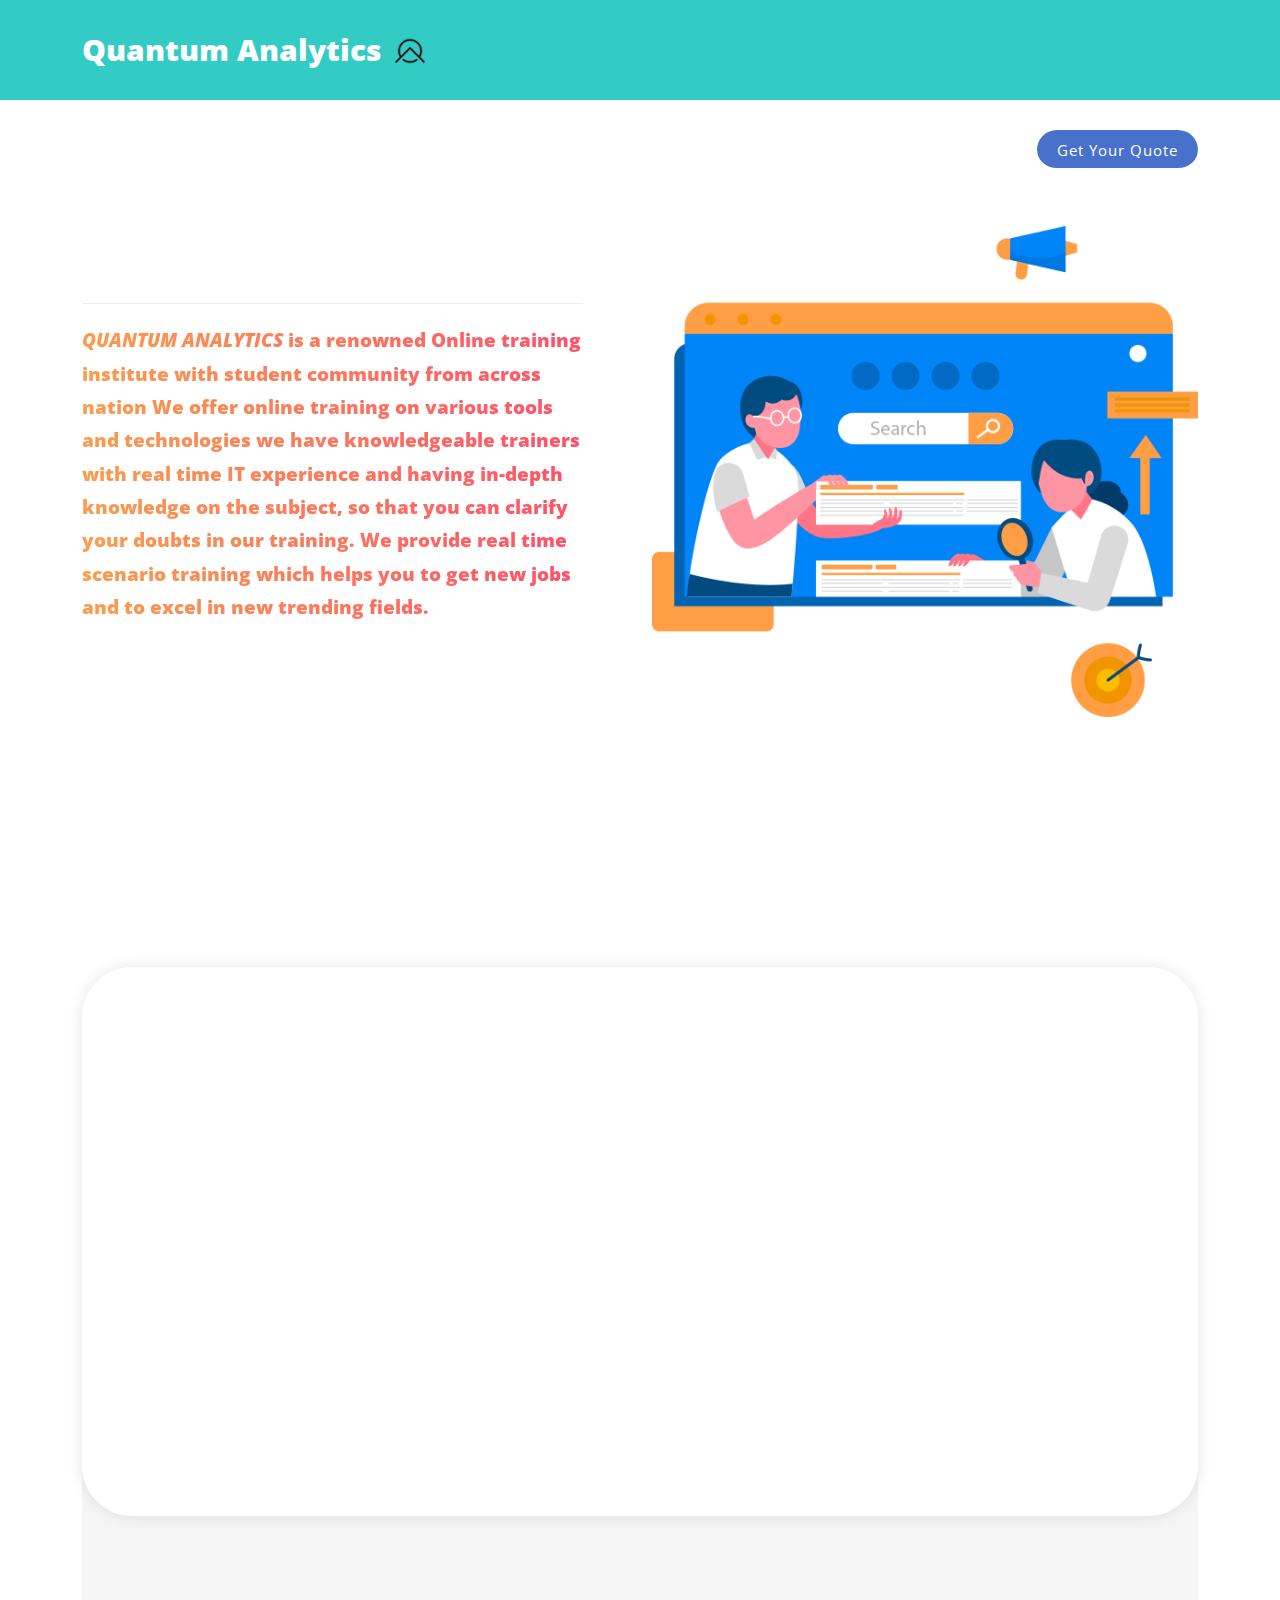
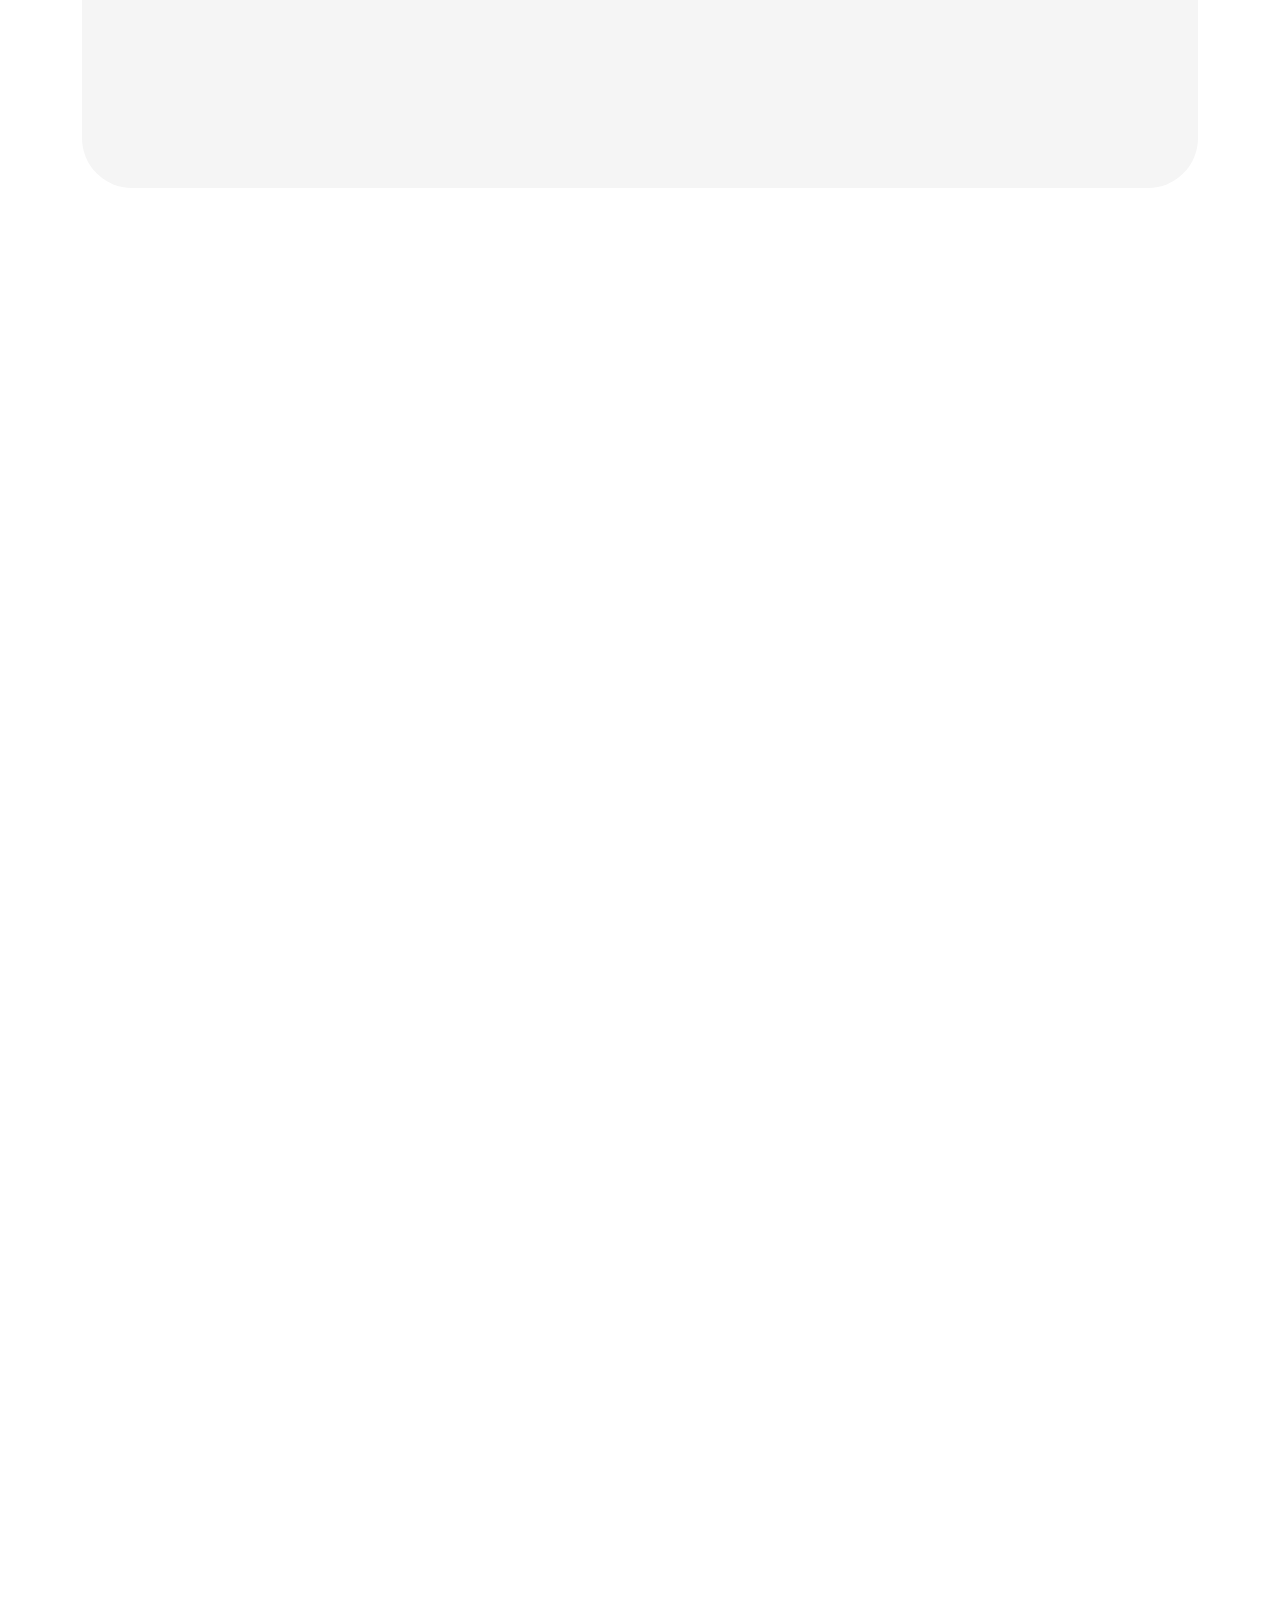
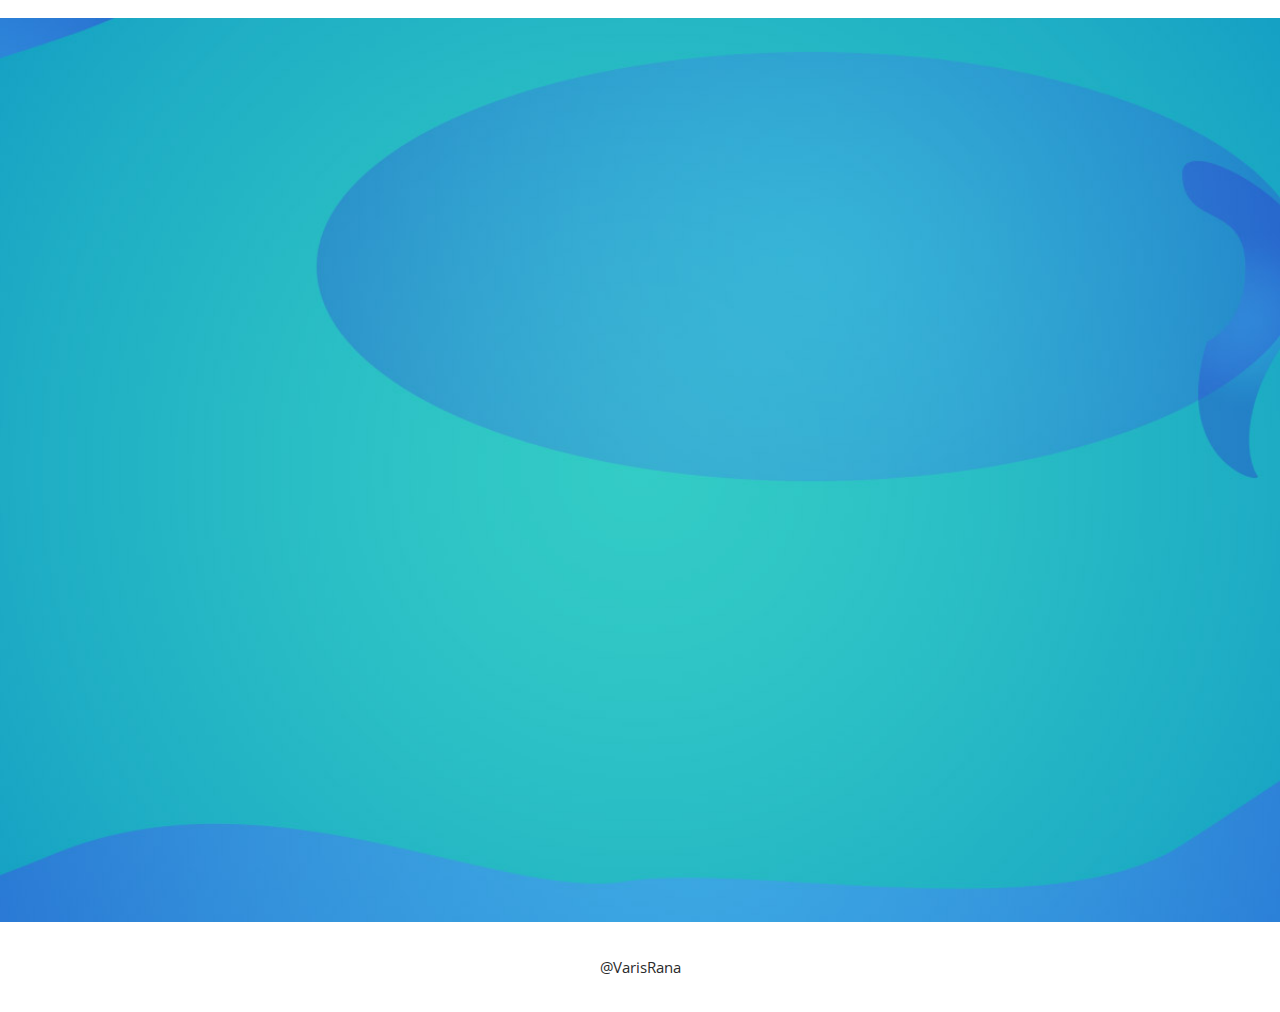
<file: index.html>
<!DOCTYPE html>
<html lang="en">

<head>

  <meta charset="UTF-8">
  <meta name="viewport" content="width=device-width, initial-scale=1, shrink-to-fit=no">
  <meta name="description" content="">
  <meta name="author" content="">
  <link rel="preconnect" href="https://fonts.gstatic.com">
  <link href="https://fonts.googleapis.com/css2?family=Open+Sans:wght@300;400;600;700;800&display=swap"
    rel="stylesheet">

  <title>Quantum Analytics</title>

  <!-- Bootstrap core CSS -->
  <link href="vendor/bootstrap/css/bootstrap.min.css" rel="stylesheet">


  <!-- Additional CSS Files -->
  <link rel="stylesheet" href="assets/css/fontawesome.css">
  <link rel="stylesheet" href="assets/css/templatemo-seo-dream.css">
  <link rel="stylesheet" href="assets/css/animated.css">
  <link rel="stylesheet" href="assets/css/owl.css">


</head>

<body>

  <!-- ***** Preloader Start ***** -->
  <div id="js-preloader" class="js-preloader">
    <div class="preloader-inner">
      <span class="dot"></span>
      <div class="dots">
        <span></span>
        <span></span>
        <span></span>
      </div>
    </div>
  </div>
  <!-- ***** Preloader End ***** -->

  <!-- ***** Header Area Start ***** -->
  <header class="header-area header-sticky wow slideInDown" data-wow-duration="0.75s" data-wow-delay="0s">
    <div class="container">
      <div class="row">
        <div class="col-12">
          <nav class="main-nav">
            <!-- ***** Logo Start ***** -->
            <a href="index.html" class="logo">
              <h4>Quantum Analytics <img src="assets/images/qablack.png" alt="" style="padding-top: 1rem;"></h4>
            </a>
            <!-- ***** Logo End ***** -->
            <!-- ***** Menu Start ***** -->
            <ul class="nav">
              <li class="scroll-to-section"><a href="#top" class="active">Home</a></li>
              <li class="scroll-to-section"><a href="#features">Features</a></li>
              <li class="scroll-to-section"><a href="#about">About Us</a></li>
              <li class="scroll-to-section"><a href="#services">Services</a></li>
              <li class="scroll-to-section"><a href="#portfolio">Portfolio</a></li>
              <li class="scroll-to-section"><a href="#contact">Contact Us</a></li>
              <li class="scroll-to-section">
                <div class="main-blue-button"><a href="#contact">Get Your Quote</a></div>
              </li>
            </ul>
            <a class='menu-trigger'>
              <span>Menu</span>
            </a>
            <!-- ***** Menu End ***** -->
          </nav>
        </div>
      </div>
    </div>
  </header>
  <!-- ***** Header Area End ***** -->

  <div class="main-banner wow fadeIn" id="top" data-wow-duration="1s" data-wow-delay="0.5s">
    <div class="container">
      <div class="row">
        <div class="col-lg-12">
          <div class="row">
            <div class="col-lg-6 align-self-center">
              <div class="left-content header-text wow fadeInLeft" data-wow-duration="1s" data-wow-delay="1s">
                <div class="row">
                  <div class="col-lg-12">
                    <h2 style="font-size:0.5cm; line-height :25pt; font-style: normal;"><b><i>QUANTUM ANALYTICS</i></b>
                      is a renowned Online training
                      institute with student community from across nation We offer online training on various tools and
                      technologies we have knowledgeable trainers with real time IT experience and having in-depth
                      knowledge on the subject, so that you can clarify your doubts in our training. We provide real
                      time scenario training which helps you to get new jobs and to excel in new trending fields.</h2>
                  </div>
                </div>
              </div>
            </div>
            <div class="col-lg-6">
              <div class="right-image wow fadeInRight" data-wow-duration="1s" data-wow-delay="0.5s">
                <img src="assets/images/banner-right-image.png" alt="">
              </div>
            </div>
          </div>
        </div>
      </div>
    </div>
  </div>

  <div id="features" class="features section">
    <div class="container">
      <div class="row">
        <div class="col-lg-12">
          <div class="features-content">
            <div class="row">
              <div class="col-lg-3">
                <div class="features-item first-feature wow fadeInUp" data-wow-duration="1s" data-wow-delay="0s">
                  <div class="first-number number">
                    <h6>01</h6>
                  </div>
                  <div class="icon"></div>
                  <h4>Reach Out</h4>
                  <div class="line-dec"></div>
                  <p>We are always available for you to Guide you in case of ant difficulty, either professionally or
                    personal so that there is no hindrance in your performance.</p>
                </div>
              </div>
              <div class="col-lg-3">
                <div class="features-item second-feature wow fadeInUp" data-wow-duration="1s" data-wow-delay="0.2s">
                  <div class="second-number number">
                    <h6>02</h6>
                  </div>
                  <div class="icon"></div>
                  <h4>Develop a Strategy</h4>
                  <div class="line-dec"></div>
                  <p>Our Teaching Methodology is strategically developed to make you understand the concepts 7 practice
                    it thoroughly to get it imbibe in yourself to deliver the performance to the maximum.</p>
                </div>
              </div>
              <div class="col-lg-3">
                <div class="features-item first-feature wow fadeInUp" data-wow-duration="1s" data-wow-delay="0.4s">
                  <div class="third-number number">
                    <h6>03</h6>
                  </div>
                  <div class="icon"></div>
                  <h4>Implementation</h4>
                  <div class="line-dec"></div>
                  <p>The implementation
                    of strategy is made in such a manner so that it percolates to each student to maximise the
                    understanding & to perform well in Interviews.
                    <a rel="nofollow" href="https://www.paypal.me/templatemo" target="_blank">support us</a> a little.
                  </p>
                </div>
              </div>
              <div class="col-lg-3">
                <div class="features-item second-feature last-features-item wow fadeInUp" data-wow-duration="1s"
                  data-wow-delay="0.6s">
                  <div class="fourth-number number">
                    <h6>04</h6>
                  </div>
                  <div class="icon"></div>
                  <h4>Analyze the result</h4>
                  <div class="line-dec"></div>
                  <p>Below circular progress bar animation supports those CSS values 10, 20, 30, till 100.</p>
                </div>
              </div>
            </div>
          </div>
        </div>
        <div class="col-lg-12">
          <div class="skills-content">
            <div class="row">
              <div class="col-lg-3">
                <div class="skill-item wow fadeIn" data-wow-duration="1s" data-wow-delay="0s">
                  <div class="progress" data-percentage="80">
                    <span class="progress-left">
                      <span class="progress-bar"></span>
                    </span>
                    <span class="progress-right">
                      <span class="progress-bar"></span>
                    </span>
                    <div class="progress-value">
                      <div>
                        80%<br>
                        <span>HTML/CSS/JS</span>
                      </div>
                    </div>
                  </div>
                </div>
              </div>
              <div class="col-lg-3">
                <div class="skill-item wow fadeIn" data-wow-duration="1s" data-wow-delay="0.2s">
                  <div class="progress" data-percentage="60">
                    <span class="progress-left">
                      <span class="progress-bar"></span>
                    </span>
                    <span class="progress-right">
                      <span class="progress-bar"></span>
                    </span>
                    <div class="progress-value">
                      <div>
                        60%<br>
                        <span>Wordpress</span>
                      </div>
                    </div>
                  </div>
                </div>
              </div>
              <div class="col-lg-3">
                <div class="skill-item wow fadeIn" data-wow-duration="1s" data-wow-delay="0.4s">
                  <div class="progress" data-percentage="90">
                    <span class="progress-left">
                      <span class="progress-bar"></span>
                    </span>
                    <span class="progress-right">
                      <span class="progress-bar"></span>
                    </span>
                    <div class="progress-value">
                      <div>
                        90%<br>
                        <span>Marketing</span>
                      </div>
                    </div>
                  </div>
                </div>
              </div>
              <div class="col-lg-3">
                <div class="skill-item last-skill-item wow fadeIn" data-wow-duration="1s" data-wow-delay="0.6s">
                  <div class="progress" data-percentage="70">
                    <span class="progress-left">
                      <span class="progress-bar"></span>
                    </span>
                    <span class="progress-right">
                      <span class="progress-bar"></span>
                    </span>
                    <div class="progress-value">
                      <div>
                        70%<br>
                        <span>Photoshop</span>
                      </div>
                    </div>
                  </div>
                </div>
              </div>
            </div>
          </div>
        </div>
      </div>
    </div>
  </div>

  <div id="about" class="about-us section">
    <div class="container">
      <div class="row">
        <div class="col-lg-6">
          <div class="left-image wow fadeInLeft" data-wow-duration="1s" data-wow-delay="0.5s">
            <img src="assets/images/about-left-image.png" alt="">
          </div>
        </div>
        <div class="col-lg-6 align-self-center wow fadeInRight" data-wow-duration="1s" data-wow-delay="0.5s">
          <div class="section-heading">
            <h6>About Us</h6>
            <h2>Top <em>marketing</em> agency &amp; consult your website <span>with us</span></h2>
          </div>
          <div class="row">
            <div class="col-lg-4 col-sm-4">
              <div class="about-item">
                <h4>750+</h4>
                <h6>projects finished</h6>
              </div>
            </div>
            <div class="col-lg-4 col-sm-4">
              <div class="about-item">
                <h4>340+</h4>
                <h6>happy clients</h6>
              </div>
            </div>
            <div class="col-lg-4 col-sm-4">
              <div class="about-item">
                <h4>128+</h4>
                <h6>awards</h6>
              </div>
            </div>
          </div>
          <p><a rel="nofollow" href="https://templatemo.com/tm-563-seo-dream" target="_parent">SEO Dream</a> is free
            digital marketing CSS template provided by TemplateMo website. You are allowed to use this template for your
            business websites. Please DO NOT redistribute this template ZIP file on any Free CSS collection websites.
            You may contact us for more information. Thank you.</p>
          <div class="main-green-button"><a href="#">Discover company</a></div>
        </div>
      </div>
    </div>
  </div>

  <div id="services" class="our-services section">
    <div class="container">
      <div class="row">
        <div class="col-lg-6 offset-lg-3">
          <div class="section-heading wow bounceIn" data-wow-duration="1s" data-wow-delay="0.2s">
            <h6>Our Services</h6>
            <h2>Discover What We Do &amp; <span>Offer</span> To Our <em>Students</em></h2>
          </div>
        </div>
      </div>
    </div>


    <div class="container-fluid">
      <div class="row">

        <!-- Salesforce admin -->
        <div class="col-lg-4">
          <a href="SalesForce Admin/admin.html">
            <div class="service-item wow bounceInUp" data-wow-duration="1s" data-wow-delay="0.3s">
              <div class="row">
                <a href="SalesForce Admin/admin.html">
                  <div class="col-lg-4">
                    <div class="icon" >
                      <img src="assets/images/service-icon-01.png" alt="">
                    </div>
                  </div>
                  <div class="col-lg-8">
                    <div class="right-content">
                      <h4>Salesforce Admin</h4>
                      <p>Salesforce Administrators work with stakeholders to define system requirements and customise
                        the platform.
                      </p>
                    </div>
                  </div>
                  </a>
              </div>
            </div>
          </a>
        </div>

        <!-- Salesforce dev -->
        <div class="col-lg-4">
          <a href="Salesforce Development/developer.html">
            <div class="service-item wow bounceInUp" data-wow-duration="1s" data-wow-delay="0.4s">
              <div class="row">
                <div class="col-lg-4">
                  <div class="icon">
                    <img src="assets/images/service-icon-02.png" alt="">
                  </div>
                </div>
                <div class="col-lg-8">
                  <div class="right-content">
                    <h4>Salesforce Development</h4>
                    <p>As a Salesforce Developer you will use your programmatic and declarative skills to extend and
                      customize applications on the Lightning platform.</p>
                  </div>
                </div>
              </div>
            </div>
          </a>
        </div>


        <!-- LWC -->

        <div class="col-lg-4">
          <a href="LWC/lwc.html">
            <div class="service-item wow bounceInUp" data-wow-duration="1s" data-wow-delay="0.5s">
              <div class="row">
                <div class="col-lg-4">
                  <div class="icon">
                    <img src="assets/images/service-icon-03.png" alt="">
                  </div>
                </div>
                <div class="col-lg-8">
                  <div class="right-content">
                    <h4>LWC</h4>
                    <p>The Component Library is the Lightning components developer reference. Rapidly develop apps with
                      our responsive, reusable building blocks.
                    </p>
                  </div>
                </div>
              </div>
            </div>
          </a>
        </div>


        <!-- <div class="col-lg-4">
          <div class="service-item wow bounceInUp" data-wow-duration="1s" data-wow-delay="0.6s">
            <div class="row">
              <div class="col-lg-4">
                <div class="icon">
                  <img src="assets/images/service-icon-03.png" alt="">
                </div>
              </div>
              <div class="col-lg-8">
                <div class="right-content">
                  <h4>Optimizing Keywords</h4>
                  <p>Sed ut perspiciatis unde omnis iste natus error sit voluptatem accusantium dormque laudantium.</p>
                </div>
              </div>
            </div>
          </div>
        </div> -->
        <!-- <div class="col-lg-4">
          <div class="service-item wow bounceInUp" data-wow-duration="1s" data-wow-delay="0.7s">
            <div class="row">
              <div class="col-lg-4">
                <div class="icon">
                  <img src="assets/images/service-icon-01.png" alt="">
                </div>
              </div>
              <div class="col-lg-8">
                <div class="right-content">
                  <h4>Page Optimizations</h4>
                  <p>Sed ut perspiciatis unde omnis iste natus error sit voluptatem accusantium dormque laudantium.</p>
                </div>
              </div>
            </div>
          </div>
        </div> -->
        <!-- <div class="col-lg-4">
          <div class="service-item wow bounceInUp" data-wow-duration="1s" data-wow-delay="0.8s">
            <div class="row">
              <div class="col-lg-4">
                <div class="icon">
                  <img src="assets/images/service-icon-02.png" alt="">
                </div>
              </div>
              <div class="col-lg-8">
                <div class="right-content">
                  <h4>Deep URL Analysis</h4>
                  <p>Sed ut perspiciatis unde omnis iste natus error sit voluptatem accusantium dormque laudantium.</p>
                </div>
              </div>
            </div>
          </div>
        </div> -->
      </div>
    </div>
  </div>

  <!-- <div id="portfolio" class="our-portfolio section">
    <div class="container">
      <div class="row">
        <div class="col-lg-5">
          <div class="section-heading wow fadeInLeft" data-wow-duration="1s" data-wow-delay="0.3s">
            <h6>Our Portofolio</h6>
            <h2>Discover Our Recent <em>Projects</em> And <span>Showcases</span></h2>
          </div>
        </div>
      </div>
    </div>
    <div class="container-fluid wow fadeIn" data-wow-duration="1s" data-wow-delay="0.7s">
      <div class="row">
        <div class="col-lg-12">
          <div class="loop owl-carousel">
            <div class="item">
              <div class="portfolio-item">
                <div class="thumb">
                  <img src="assets/images/portfolio-01.jpg" alt="">
                  <div class="hover-content">
                    <div class="inner-content">
                      <a href="#">
                        <h4>Awesome Project 101</h4>
                      </a>
                      <span>Marketing</span>
                    </div>
                  </div>
                </div>
              </div>
              <div class="portfolio-item">
                <div class="thumb">
                  <img src="assets/images/portfolio-04.jpg" alt="">
                  <div class="hover-content">
                    <div class="inner-content">
                      <a href="#">
                        <h4>Awesome Project 102</h4>
                      </a>
                      <span>Branding</span>
                    </div>
                  </div>
                </div>
              </div>
            </div>
            <div class="item">
              <div class="portfolio-item">
                <div class="thumb">
                  <img src="assets/images/portfolio-02.jpg" alt="">
                  <div class="hover-content">
                    <div class="inner-content">
                      <a href="#">
                        <h4>Awesome Project 103</h4>
                      </a>
                      <span>Consulting</span>
                    </div>
                  </div>
                </div>
              </div>
              <div class="portfolio-item">
                <div class="thumb">
                  <img src="assets/images/portfolio-05.jpg" alt="">
                  <div class="hover-content">
                    <div class="inner-content">
                      <a href="#">
                        <h4>Awesome Project 104</h4>
                      </a>
                      <span>Artwork</span>
                    </div>
                  </div>
                </div>
              </div>
            </div>
            <div class="item">
              <div class="portfolio-item">
                <div class="thumb">
                  <img src="assets/images/portfolio-03.jpg" alt="">
                  <div class="hover-content">
                    <div class="inner-content">
                      <a href="#">
                        <h4>Awesome Project 105</h4>
                      </a>
                      <span>Branding</span>
                    </div>
                  </div>
                </div>
              </div>
              <div class="portfolio-item">
                <div class="thumb">
                  <img src="assets/images/portfolio-06.jpg" alt="">
                  <div class="hover-content">
                    <div class="inner-content">
                      <a href="#">
                        <h4>Awesome Project 106</h4>
                      </a>
                      <span>Artwork</span>
                    </div>
                  </div>
                </div>
              </div>
            </div>
            <div class="item">
              <div class="portfolio-item">
                <div class="thumb">
                  <img src="assets/images/portfolio-04.jpg" alt="">
                  <div class="hover-content">
                    <div class="inner-content">
                      <a href="#">
                        <h4>Awesome Project 107</h4>
                      </a>
                      <span>Creative</span>
                    </div>
                  </div>
                </div>
              </div>
              <div class="portfolio-item">
                <div class="thumb">
                  <img src="assets/images/portfolio-01.jpg" alt="">
                  <div class="hover-content">
                    <div class="inner-content">
                      <a href="#">
                        <h4>Awesome Project 108</h4>
                      </a>
                      <span>Consulting</span>
                    </div>
                  </div>
                </div>
              </div>
            </div>
          </div>
        </div>
      </div>
    </div>
  </div> -->

  <div id="contact" class="contact-us section">
    <div class="container">
      <div class="row">
        <div class="col-lg-12 wow fadeInUp" data-wow-duration="0.5s" data-wow-delay="0.25s">
          <form id="contact" action="" method="post">
            <div class="row">
              <div class="col-lg-6 offset-lg-3">
                <div class="section-heading">
                  <h6>Contact Us</h6>
                  <h2>Fill Out The Form Below To <span>Get</span> In <em>Touch</em> With Us</h2>
                </div>
              </div>
              <div class="col-lg-9">
                <div class="row">
                  <div class="col-lg-6">
                    <fieldset>
                      <input type="name" name="name" id="name" placeholder="Name" autocomplete="on" required>
                    </fieldset>
                  </div>
                  <div class="col-lg-6">
                    <fieldset>
                      <input type="surname" name="surname" id="surname" placeholder="Surname" autocomplete="on"
                        required>
                    </fieldset>
                  </div>
                  <div class="col-lg-6">
                    <fieldset>
                      <input type="text" name="email" id="email" pattern="[^ @]*@[^ @]*" placeholder="Your Email"
                        required="">
                    </fieldset>
                  </div>
                  <div class="col-lg-6">
                    <fieldset>
                      <input type="subject" name="subject" id="subject" placeholder="Subject" autocomplete="on">
                    </fieldset>
                  </div>
                  <div class="col-lg-12">
                    <fieldset>
                      <textarea name="message" type="text" class="form-control" id="message" placeholder="Message"
                        required=""></textarea>
                    </fieldset>
                  </div>
                  <div class="col-lg-12">
                    <fieldset>
                      <button type="submit" id="form-submit" class="main-button ">Send Message Now</button>
                    </fieldset>
                  </div>
                </div>
              </div>
              <div class="col-lg-3">
                <div class="contact-info">
                  <ul>
                    <li>
                      <div class="icon">
                        <img src="assets/images/contact-icon-01.png" alt="email icon">
                      </div>
                      <a href="#">info@company.com</a>
                    </li>
                    <li>
                      <div class="icon">
                        <img src="assets/images/contact-icon-02.png" alt="phone">
                      </div>
                      <a href="#">+001-002-0034</a>
                    </li>
                    <li>
                      <div class="icon">
                        <img src="assets/images/contact-icon-03.png" alt="location">
                      </div>
                      <a href="#">26th Street, Digital Villa</a>
                    </li>
                  </ul>
                </div>
              </div>
            </div>
          </form>
        </div>
      </div>
    </div>
  </div>

  <footer>
    <div class="container">
      <div class="row">
        <div class="col-lg-12">
          <p>@VarisRana
          </p>
        </div>
      </div>
    </div>
  </footer>

  <!-- Scripts -->
  <script src="vendor/jquery/jquery.min.js"></script>
  <script src="vendor/bootstrap/js/bootstrap.bundle.min.js"></script>
  <script src="assets/js/owl-carousel.js"></script>
  <script src="assets/js/animation.js"></script>
  <script src="assets/js/imagesloaded.js"></script>
  <script src="assets/js/custom.js"></script>

</body>

</html>
</file>
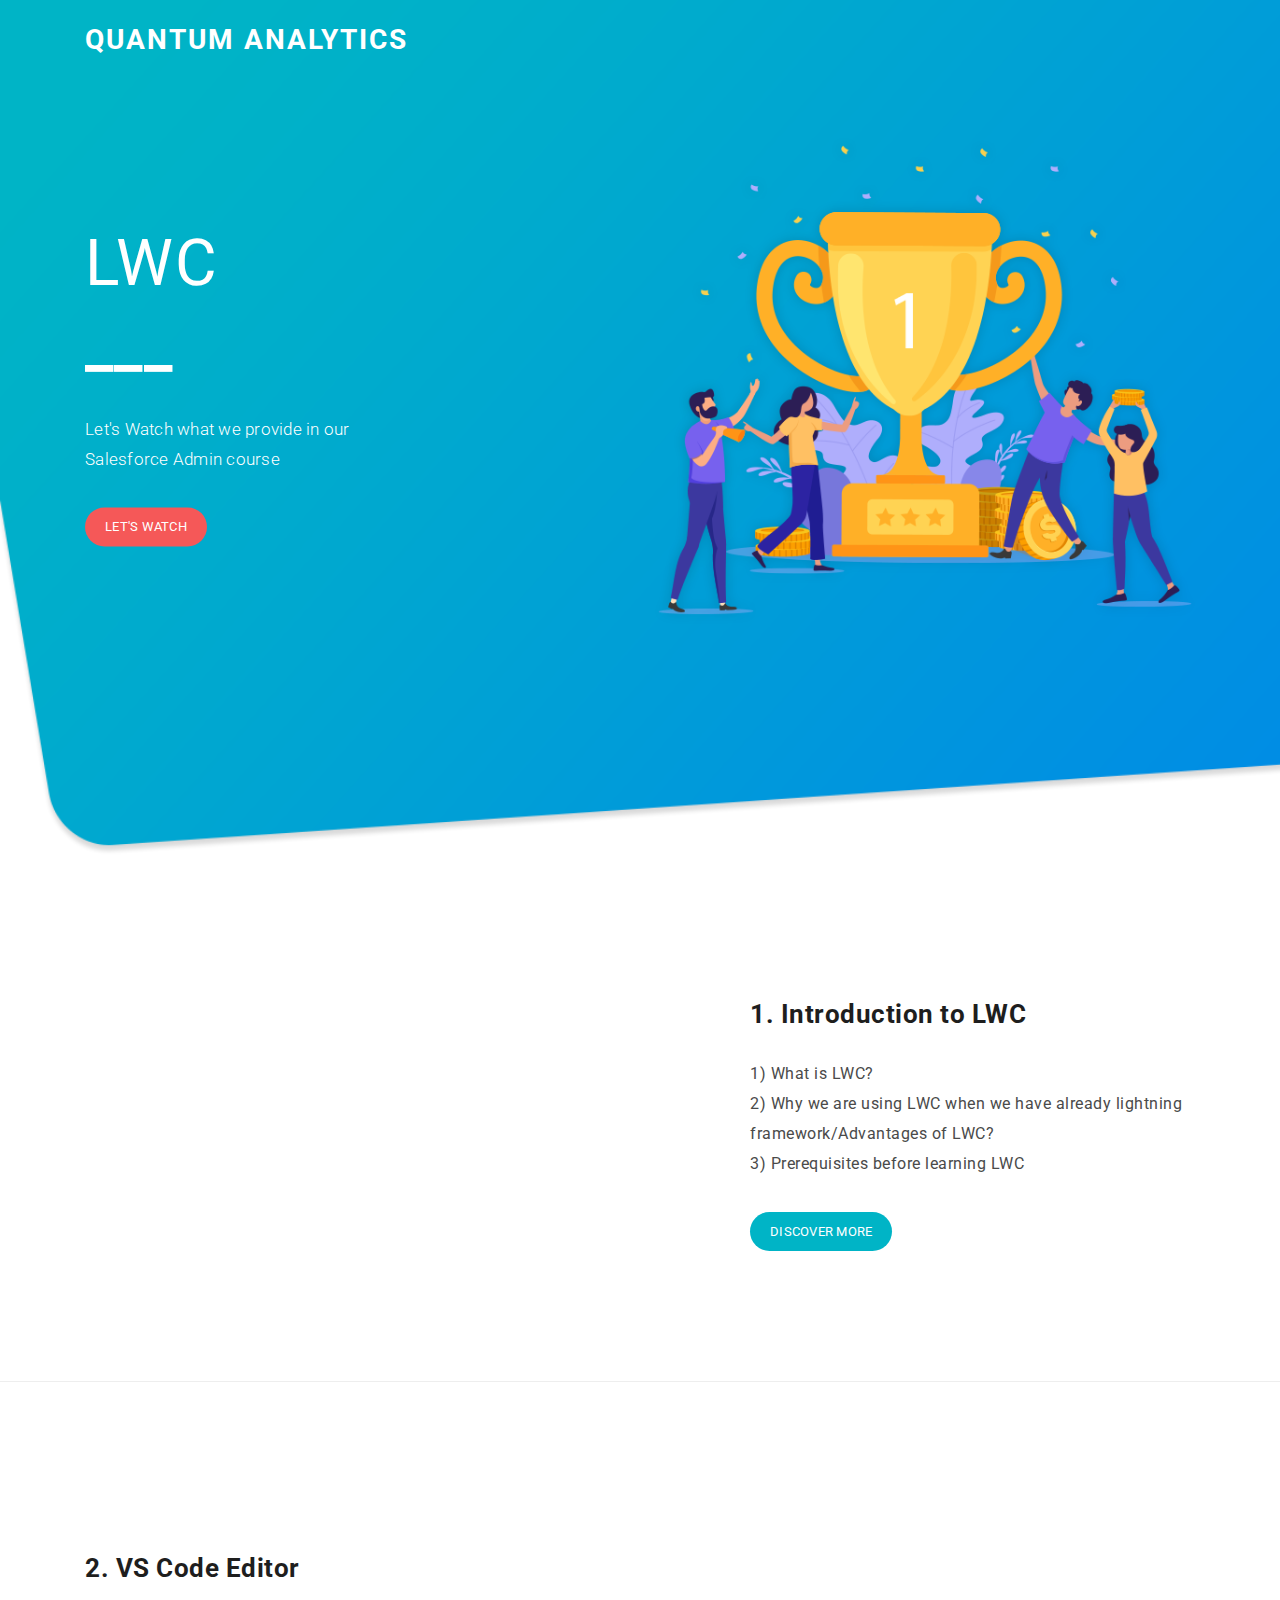
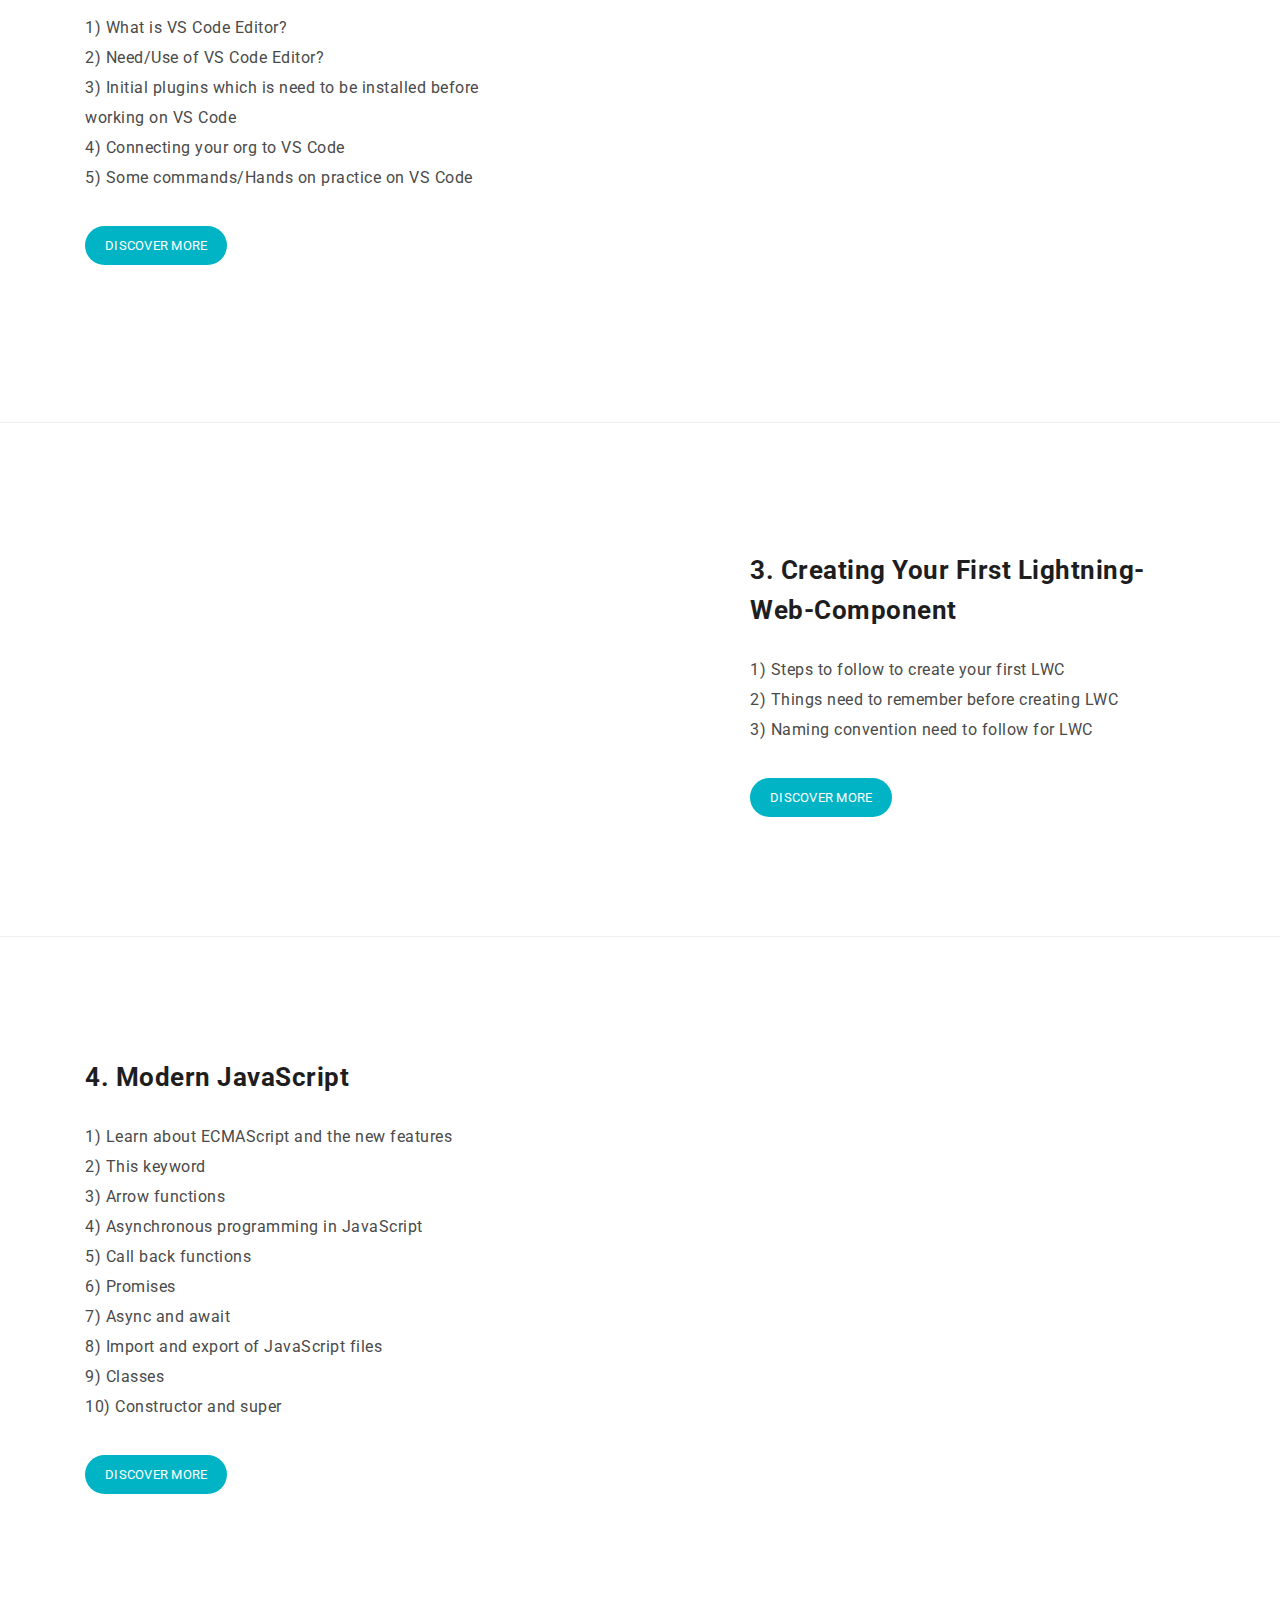
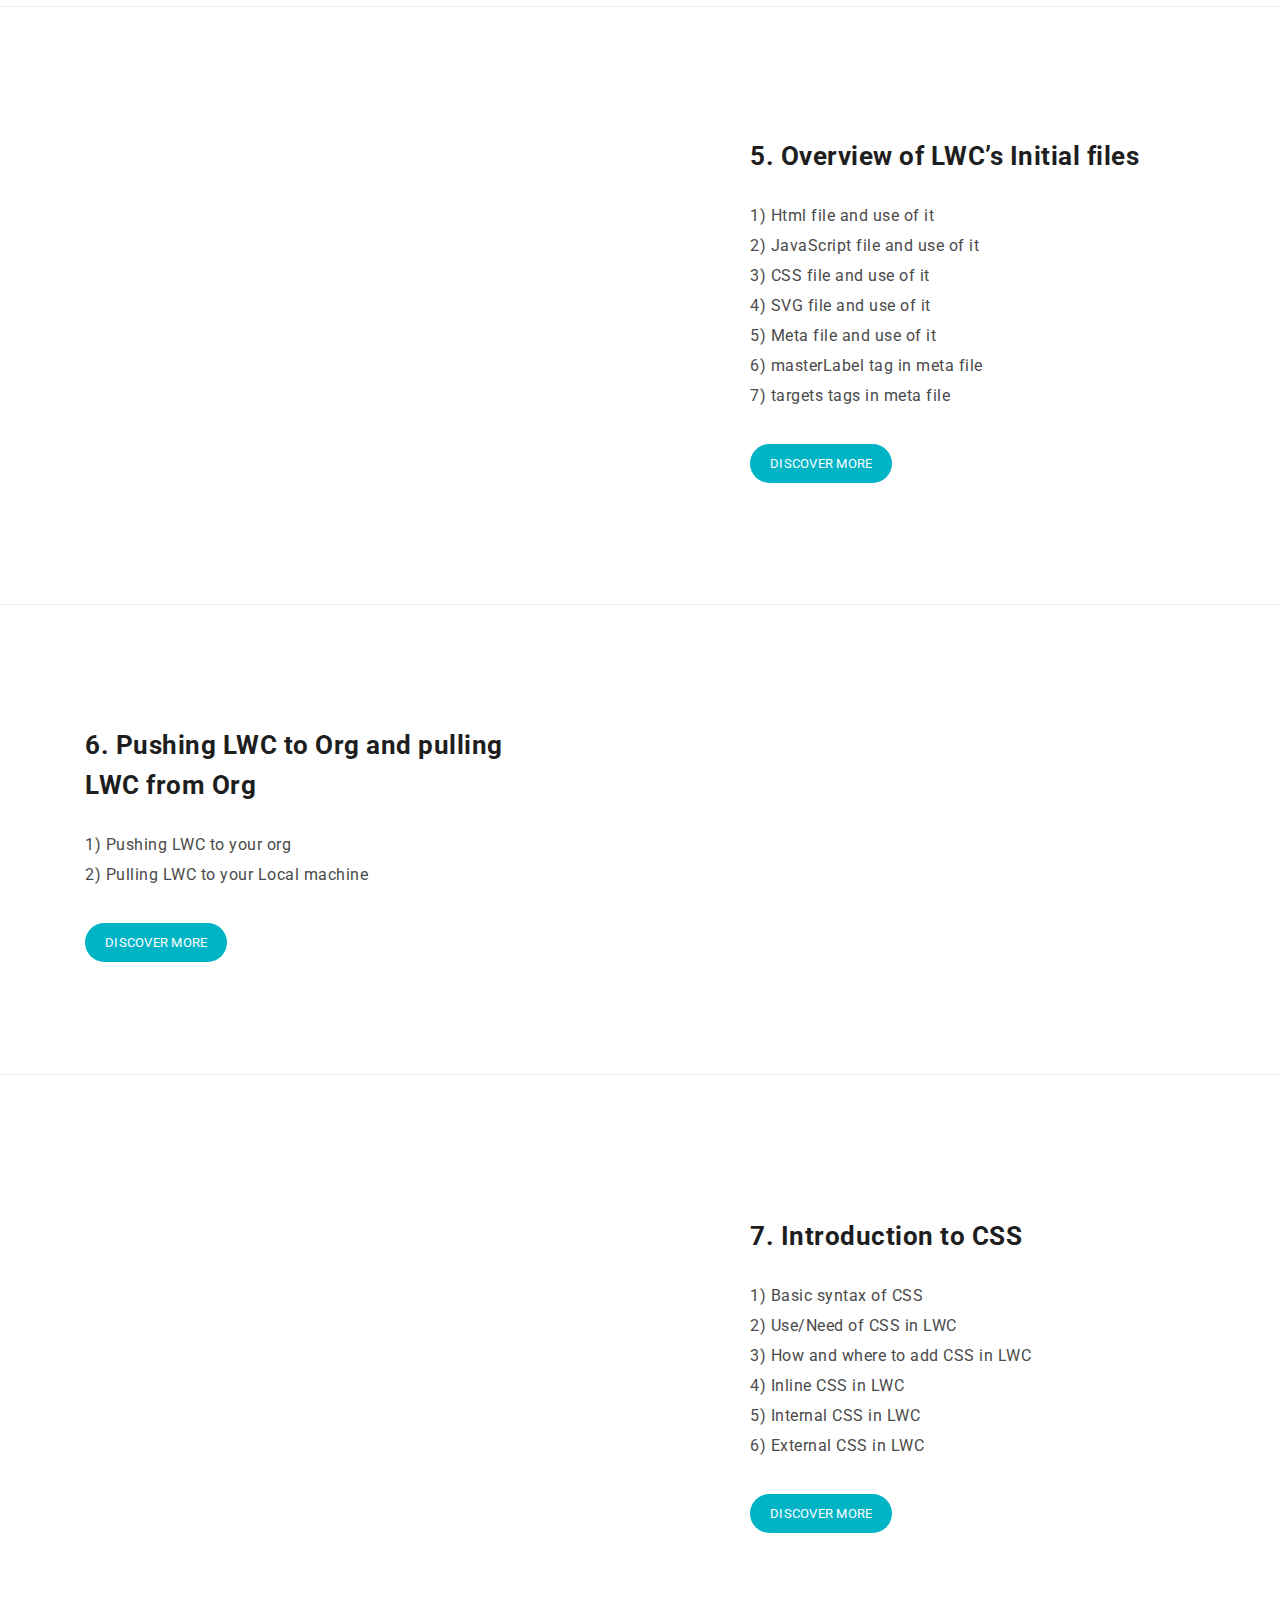
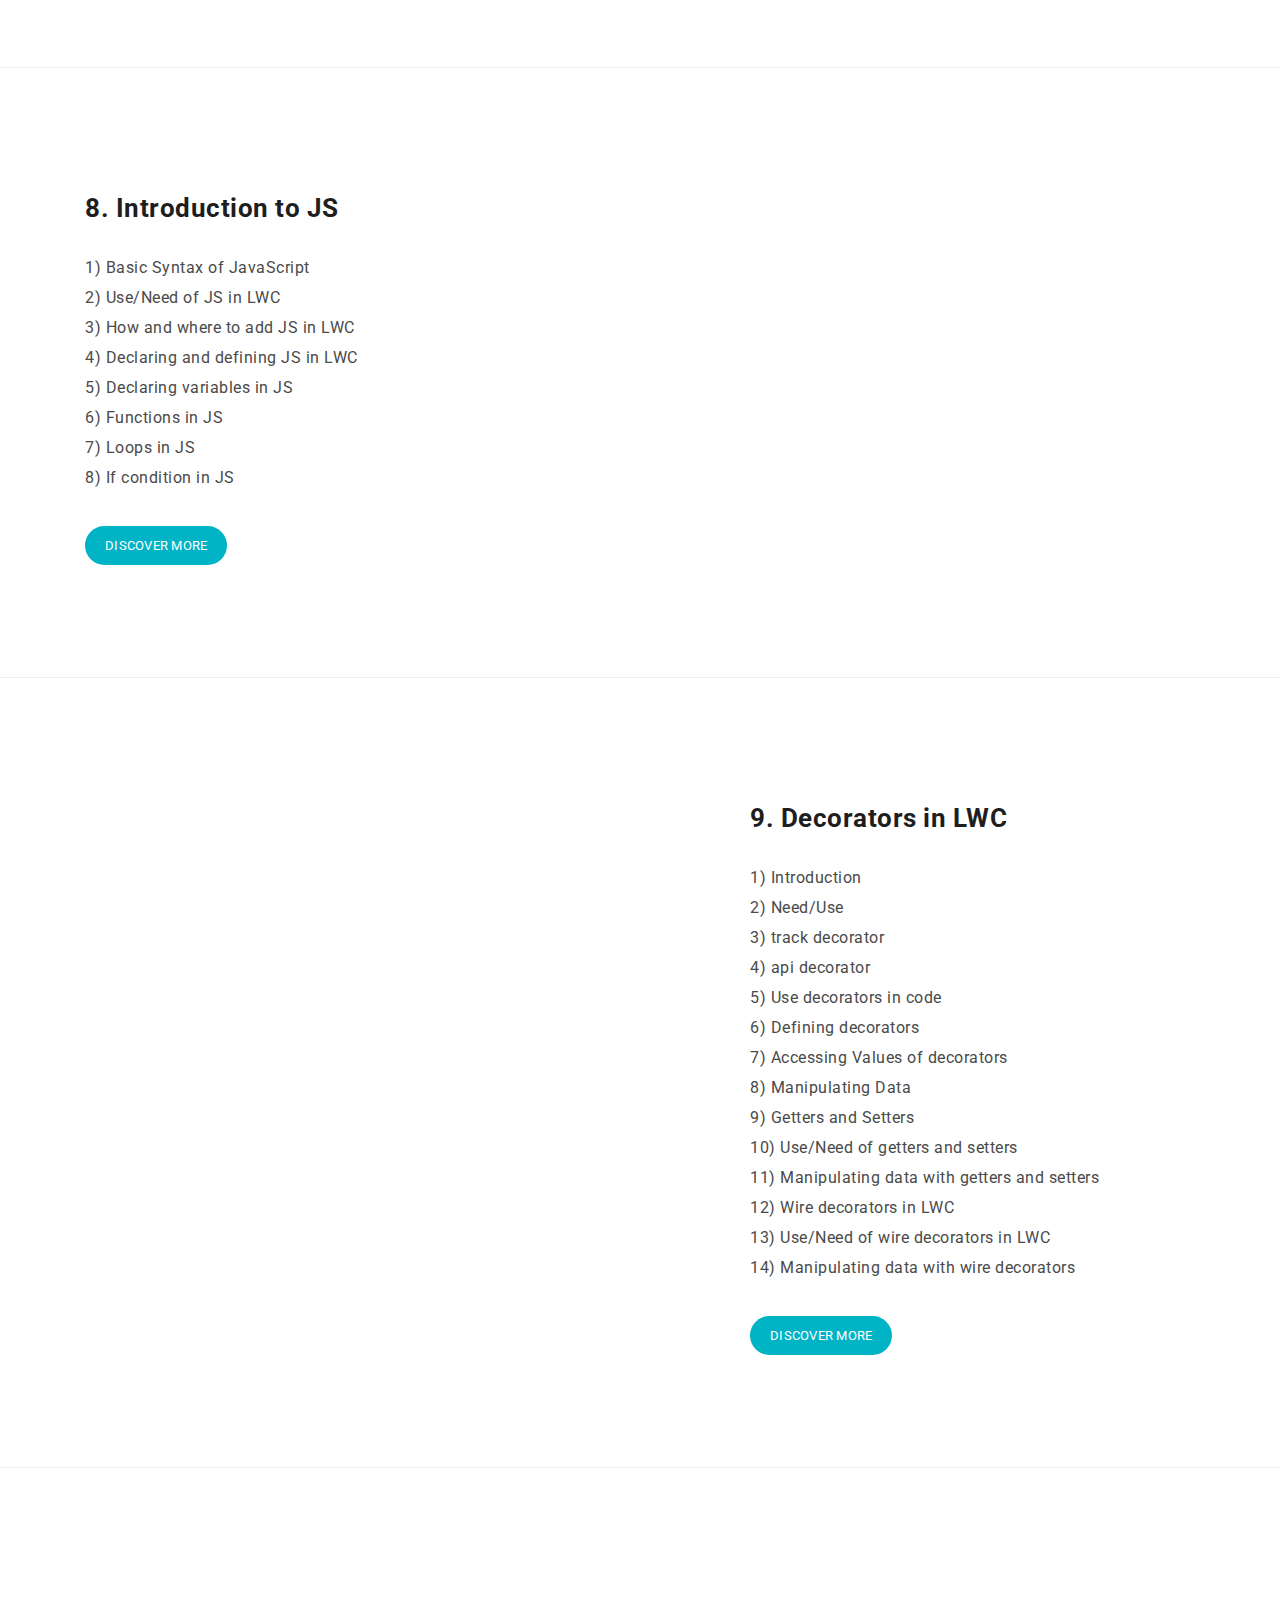
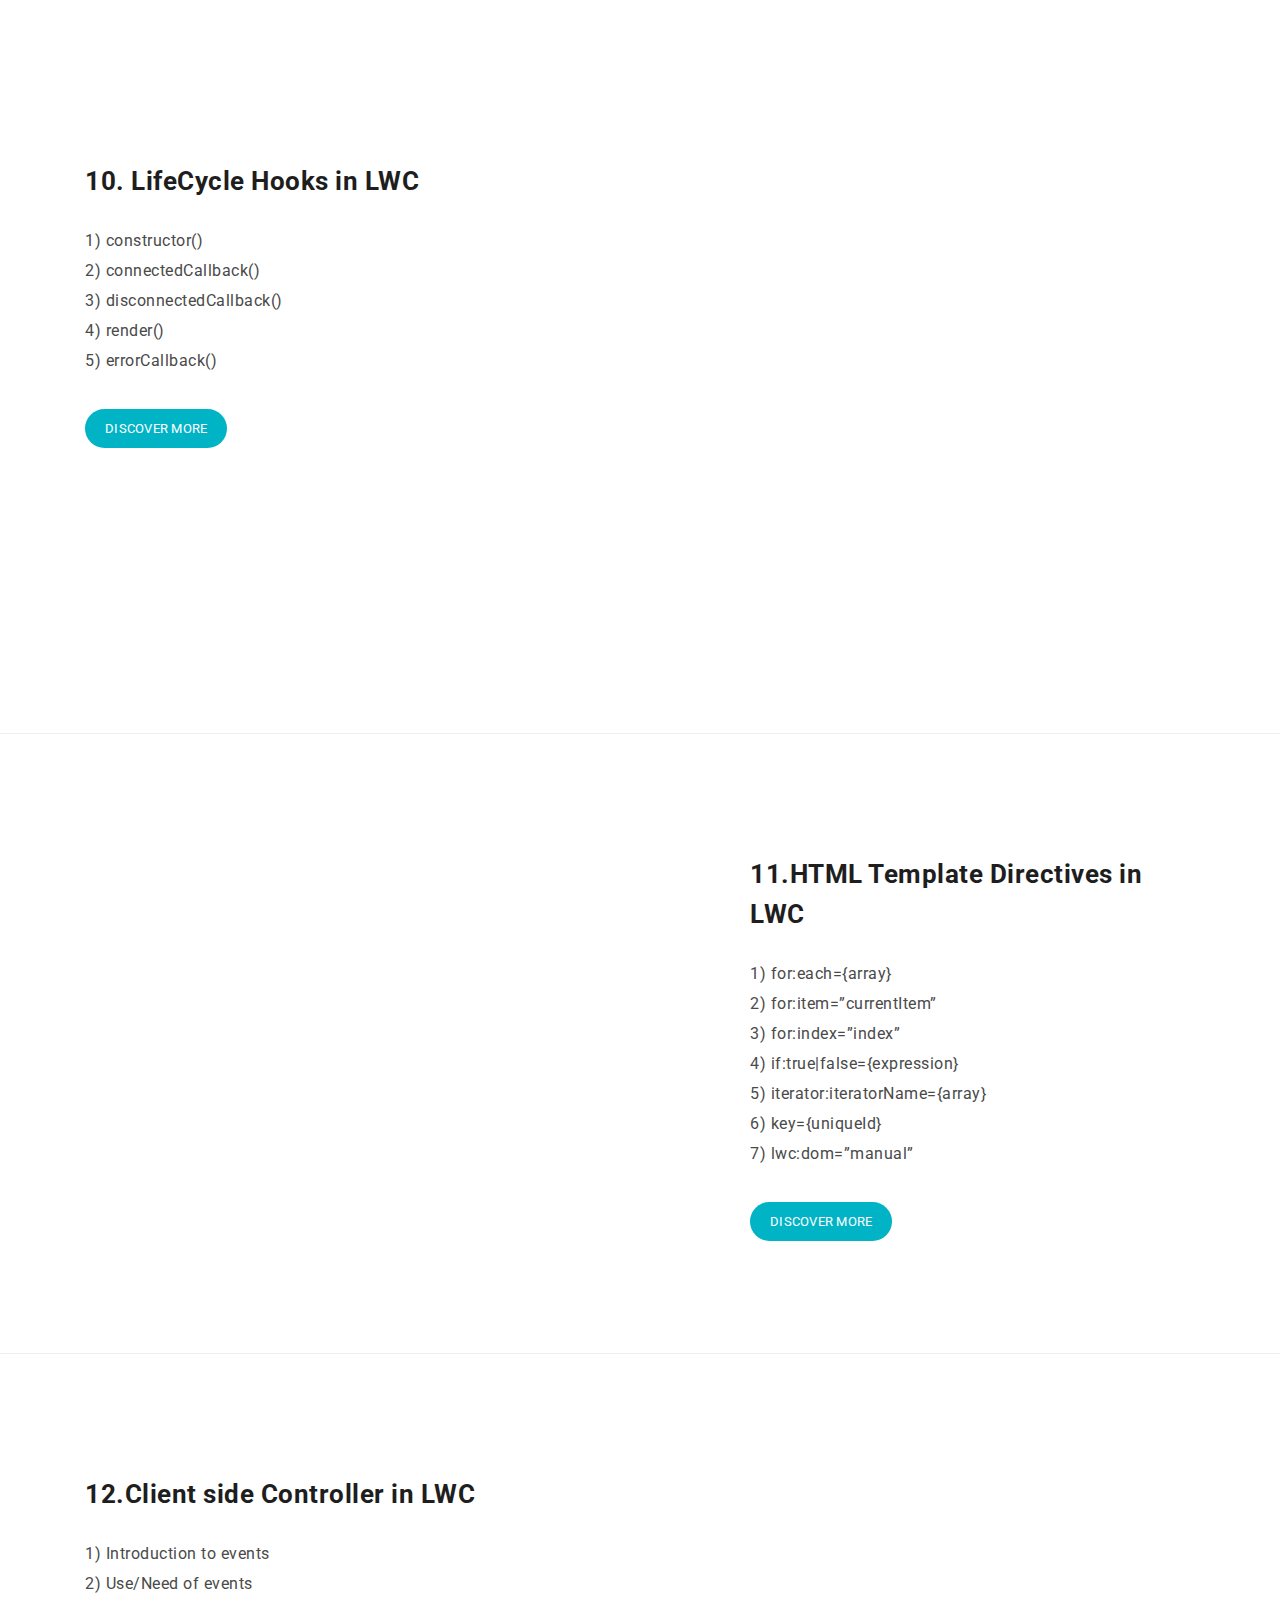
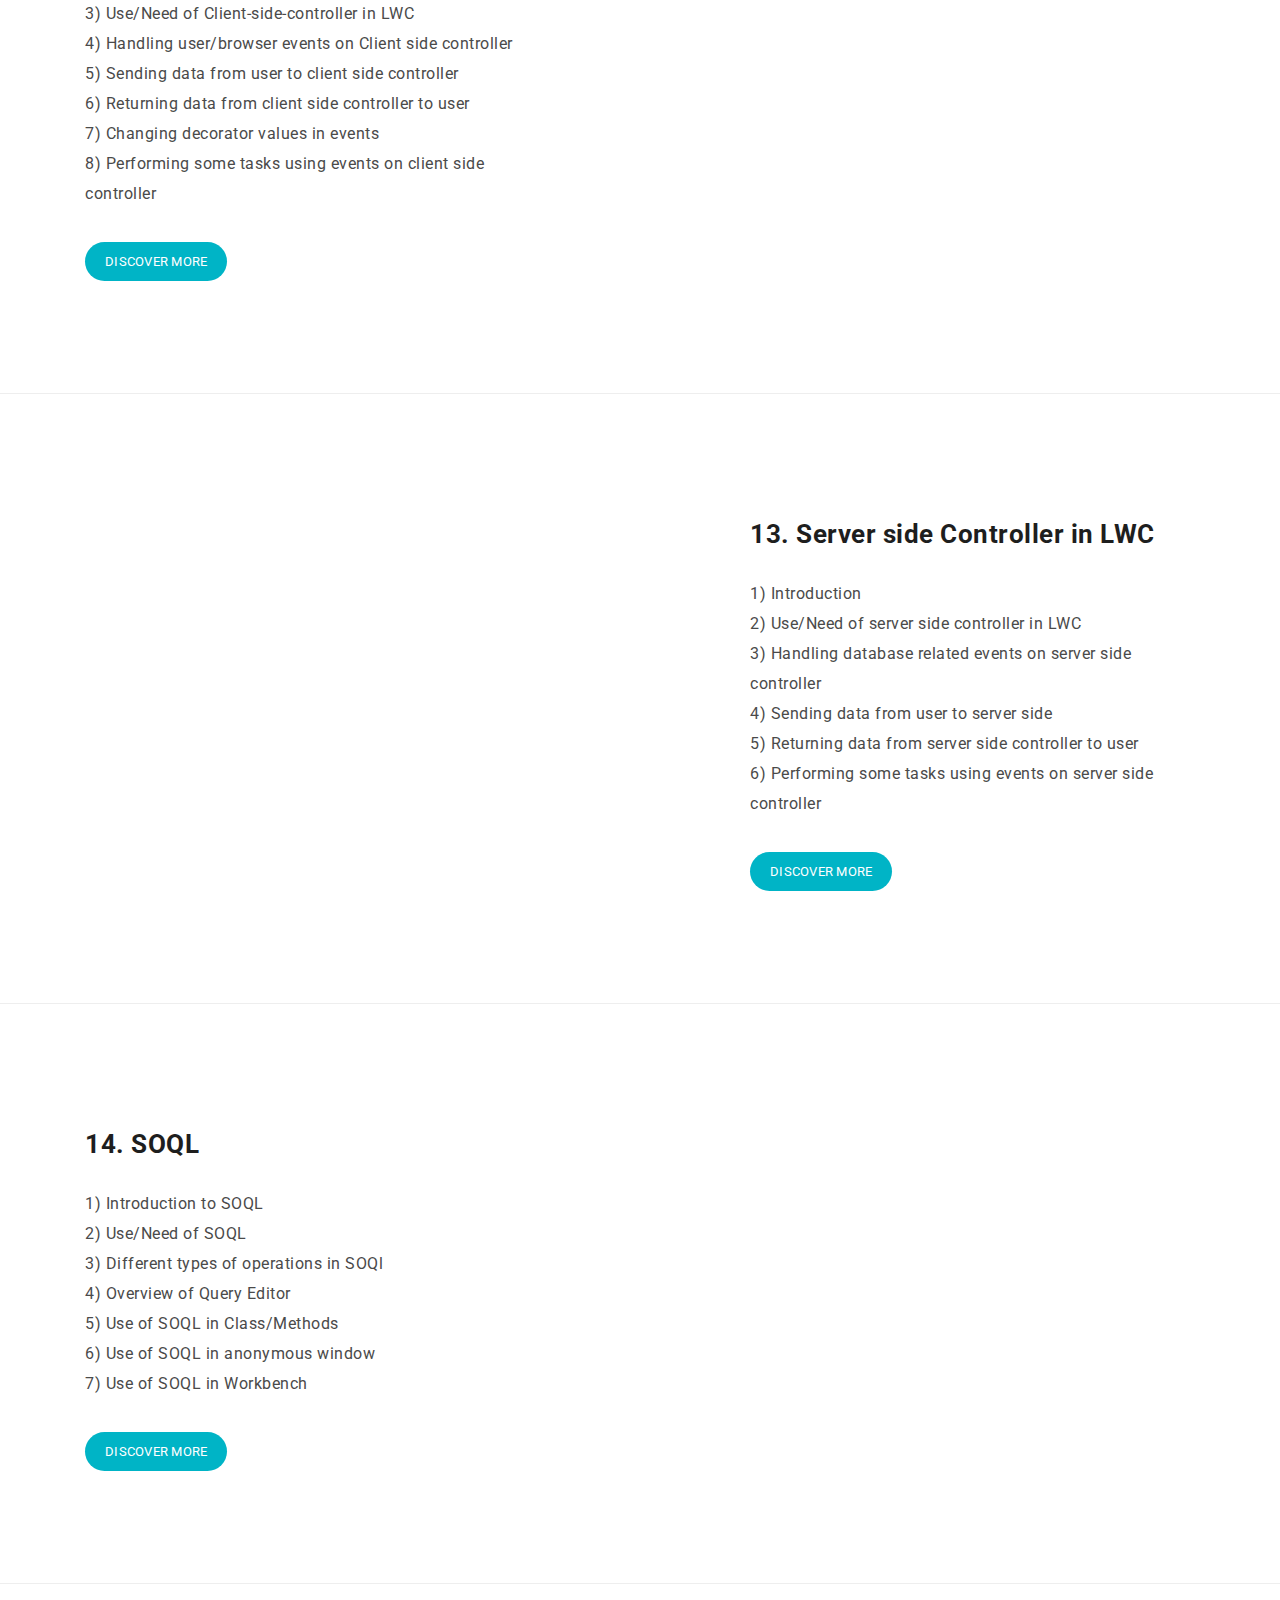
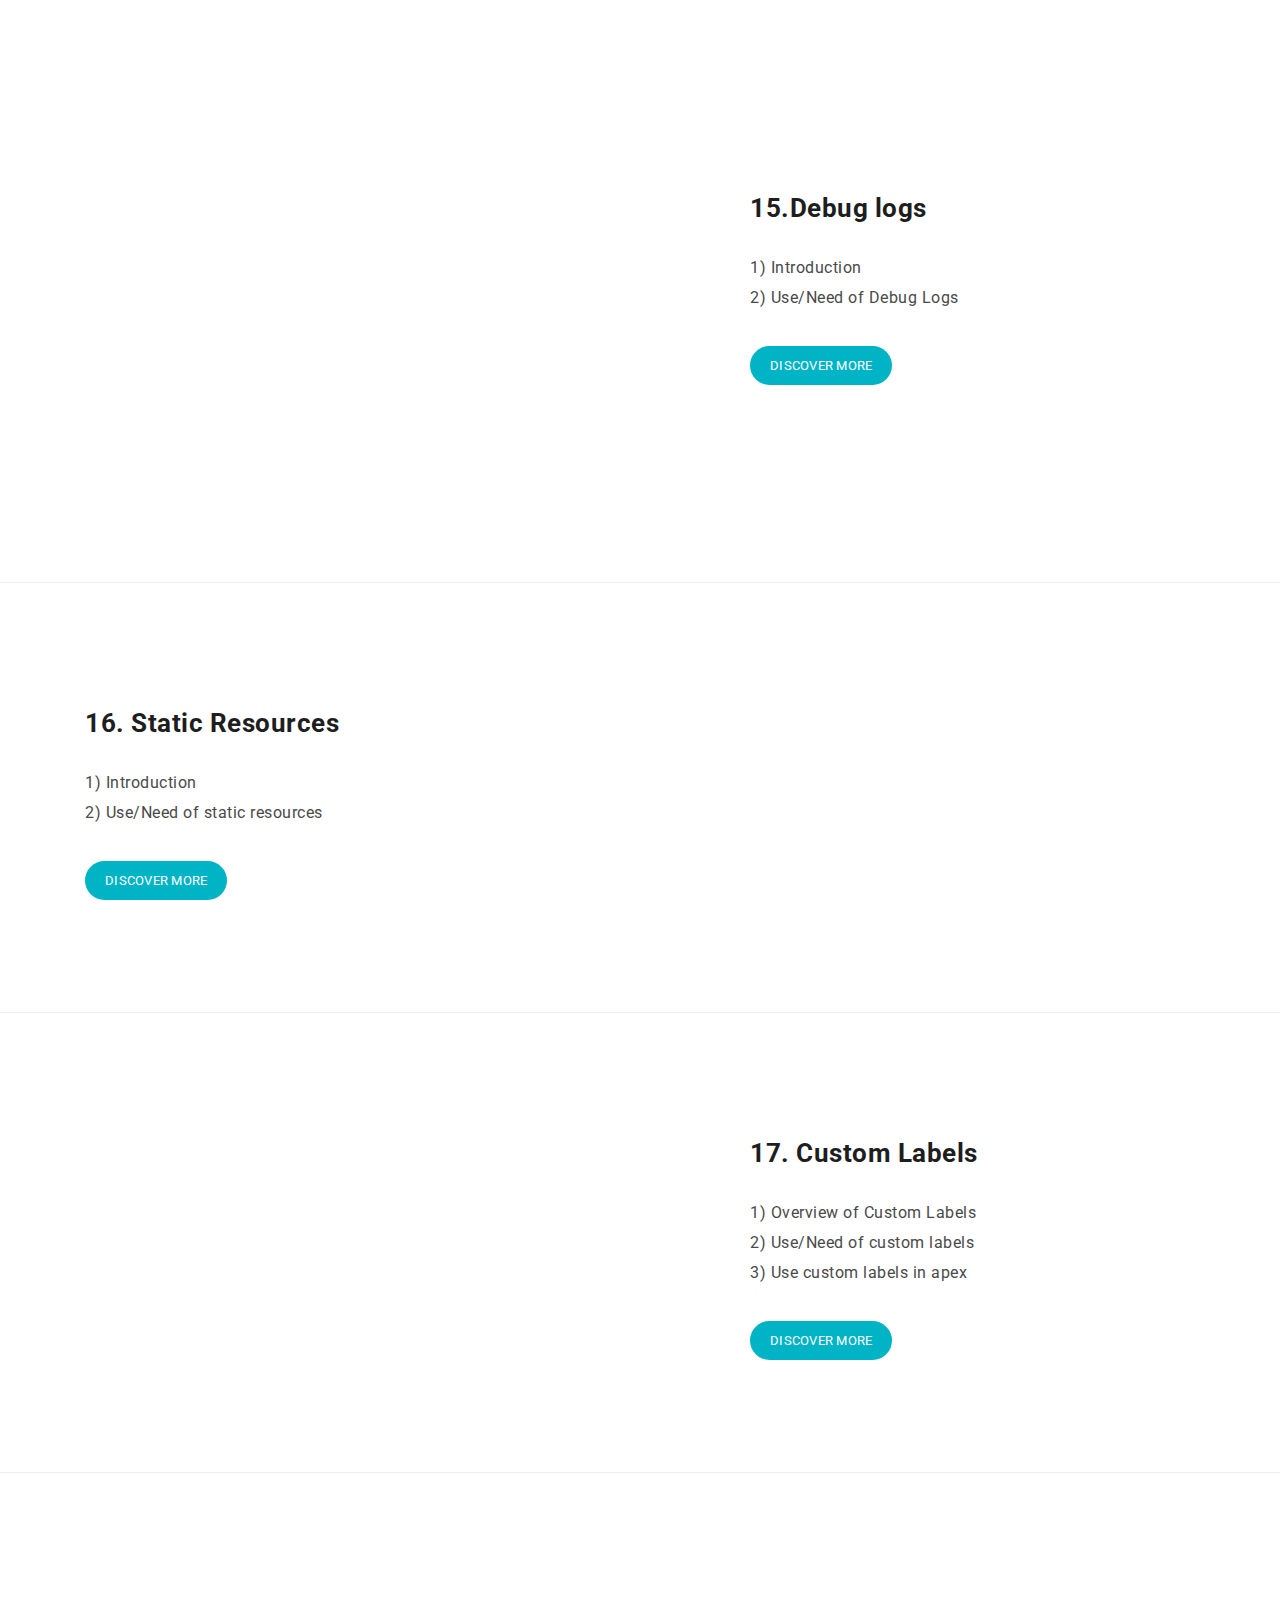
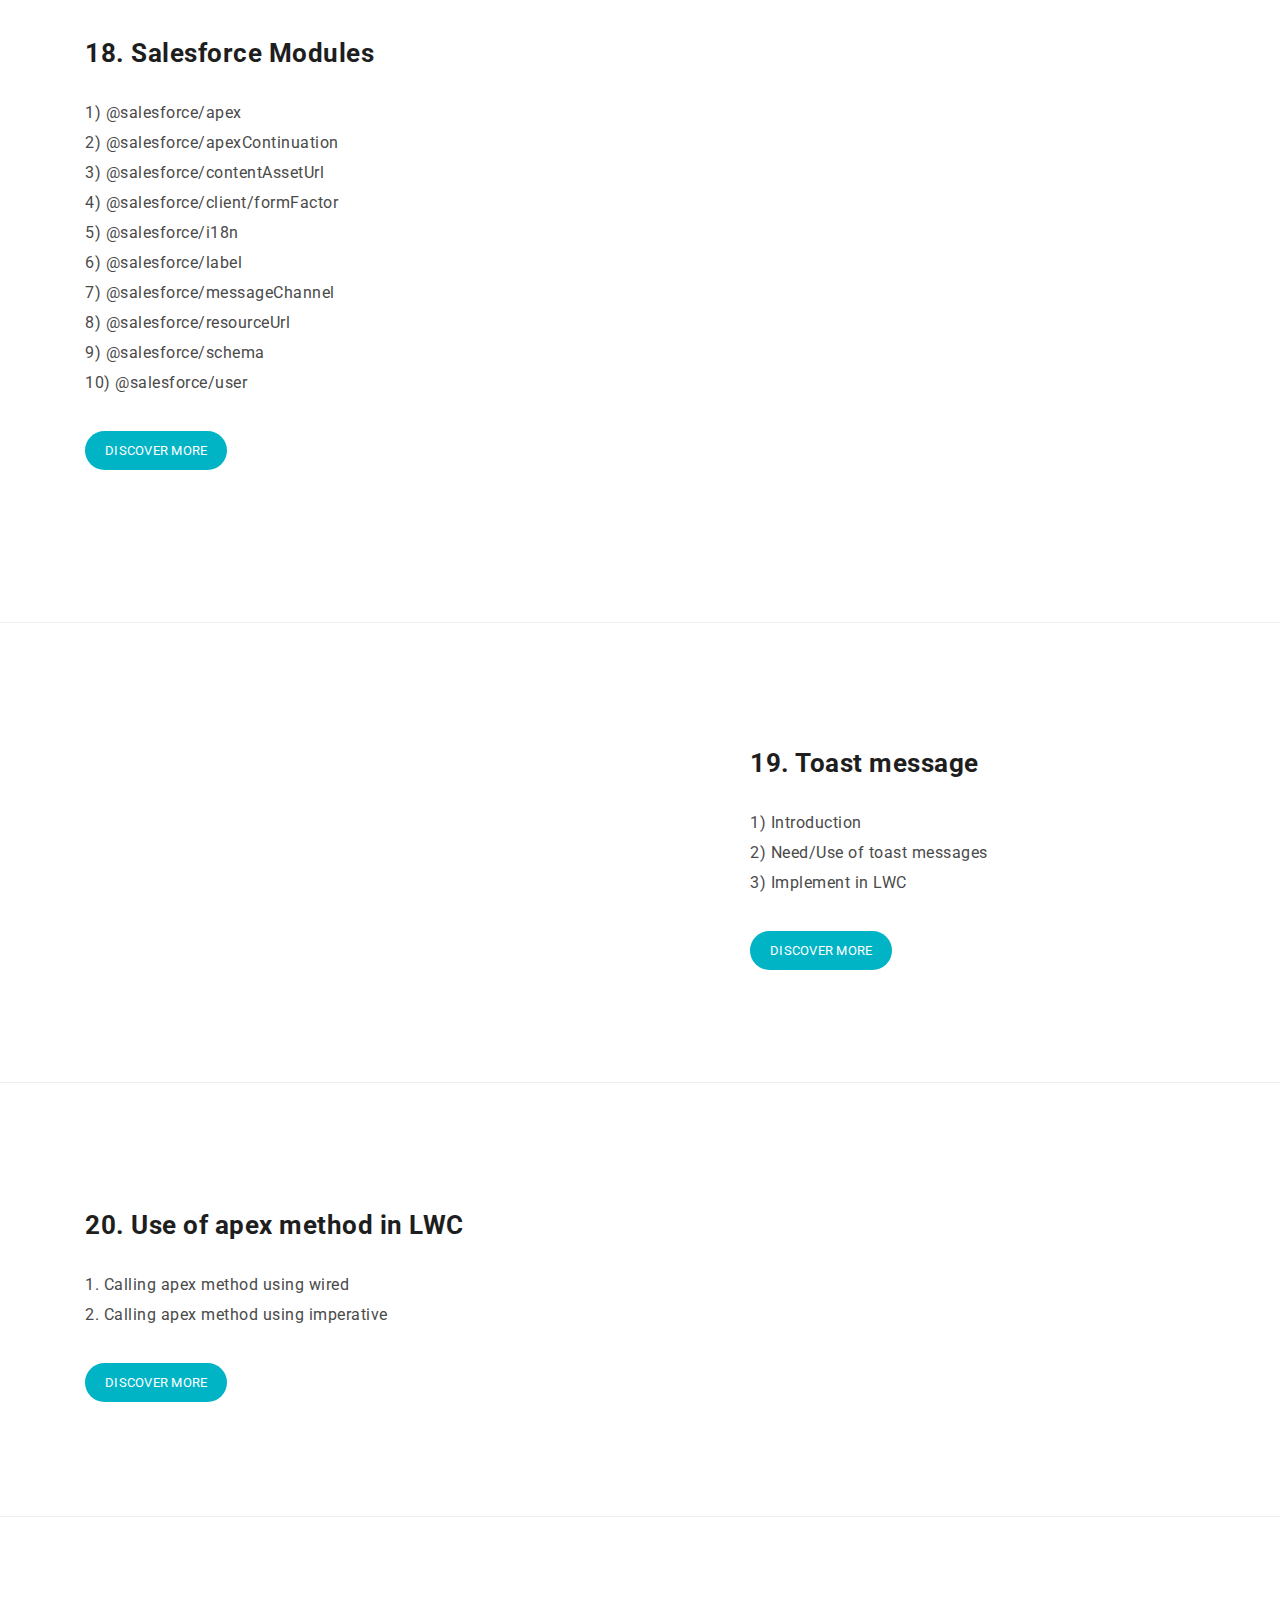
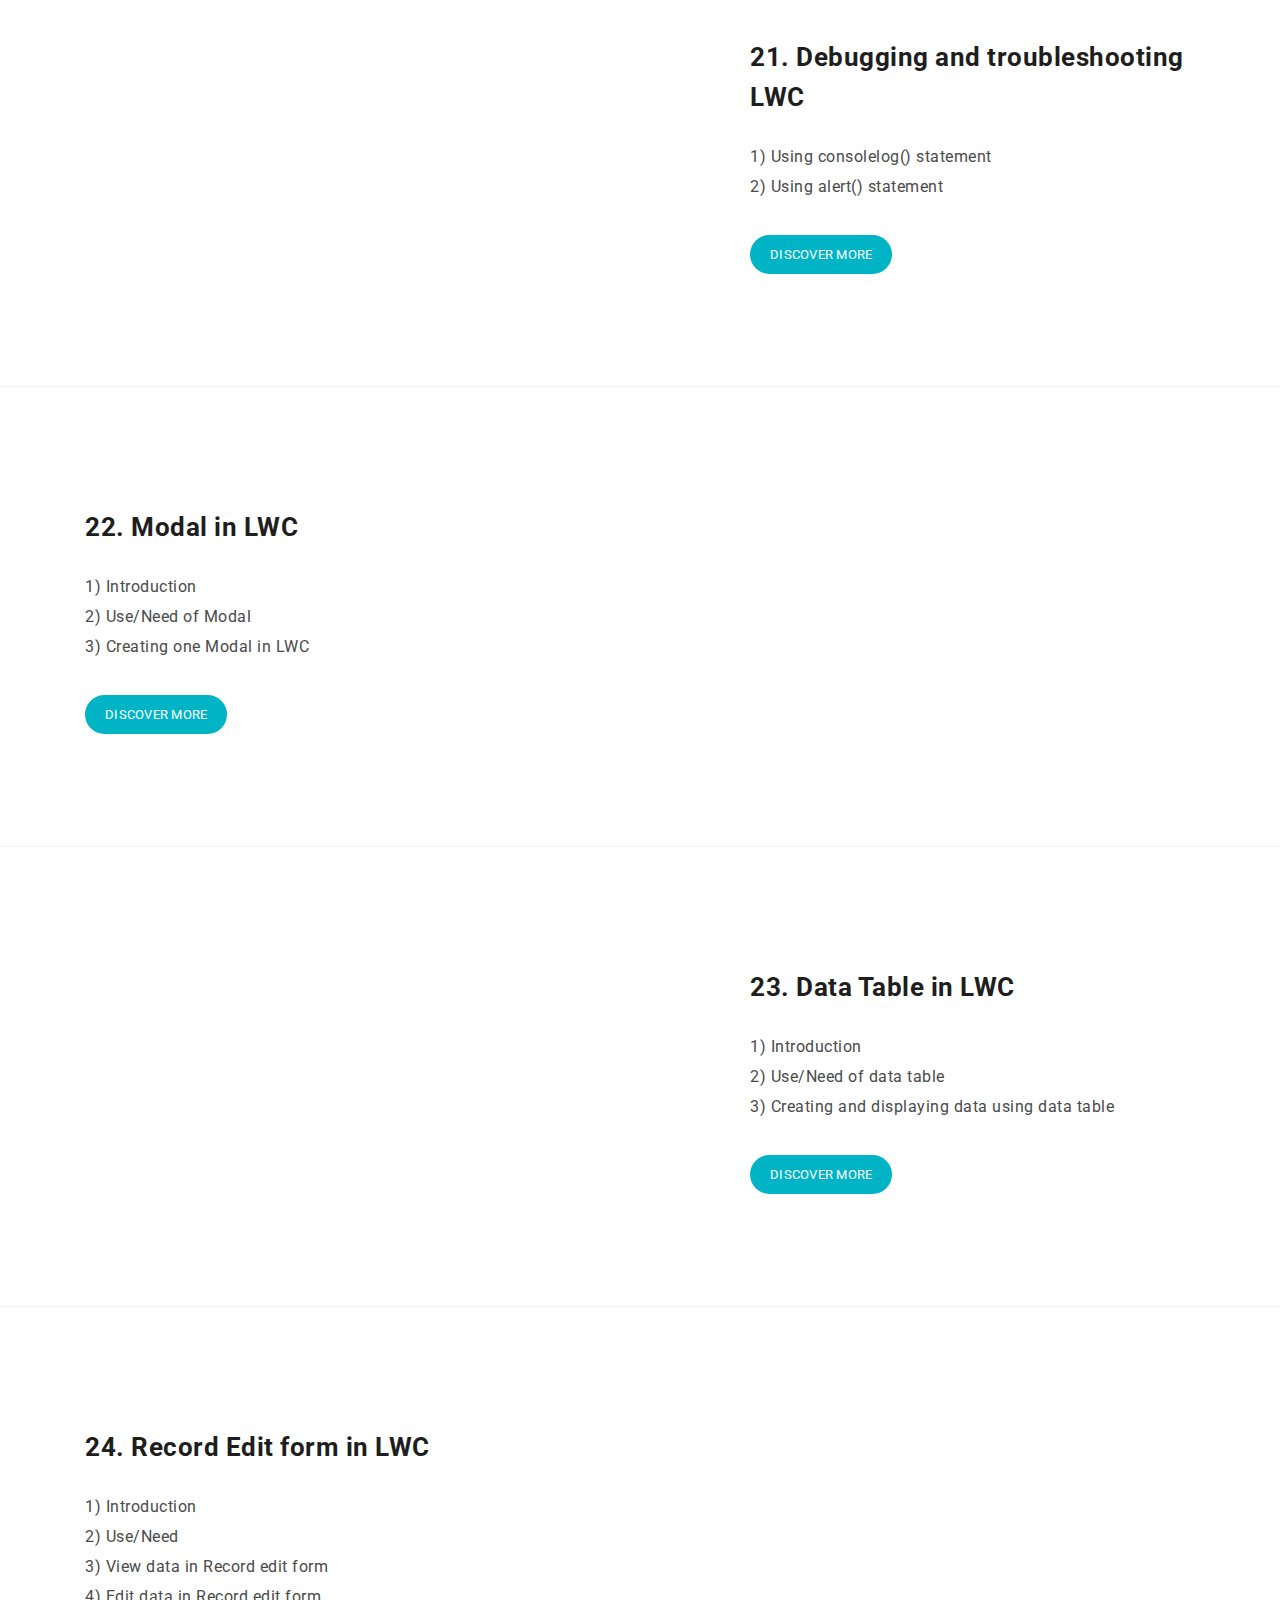
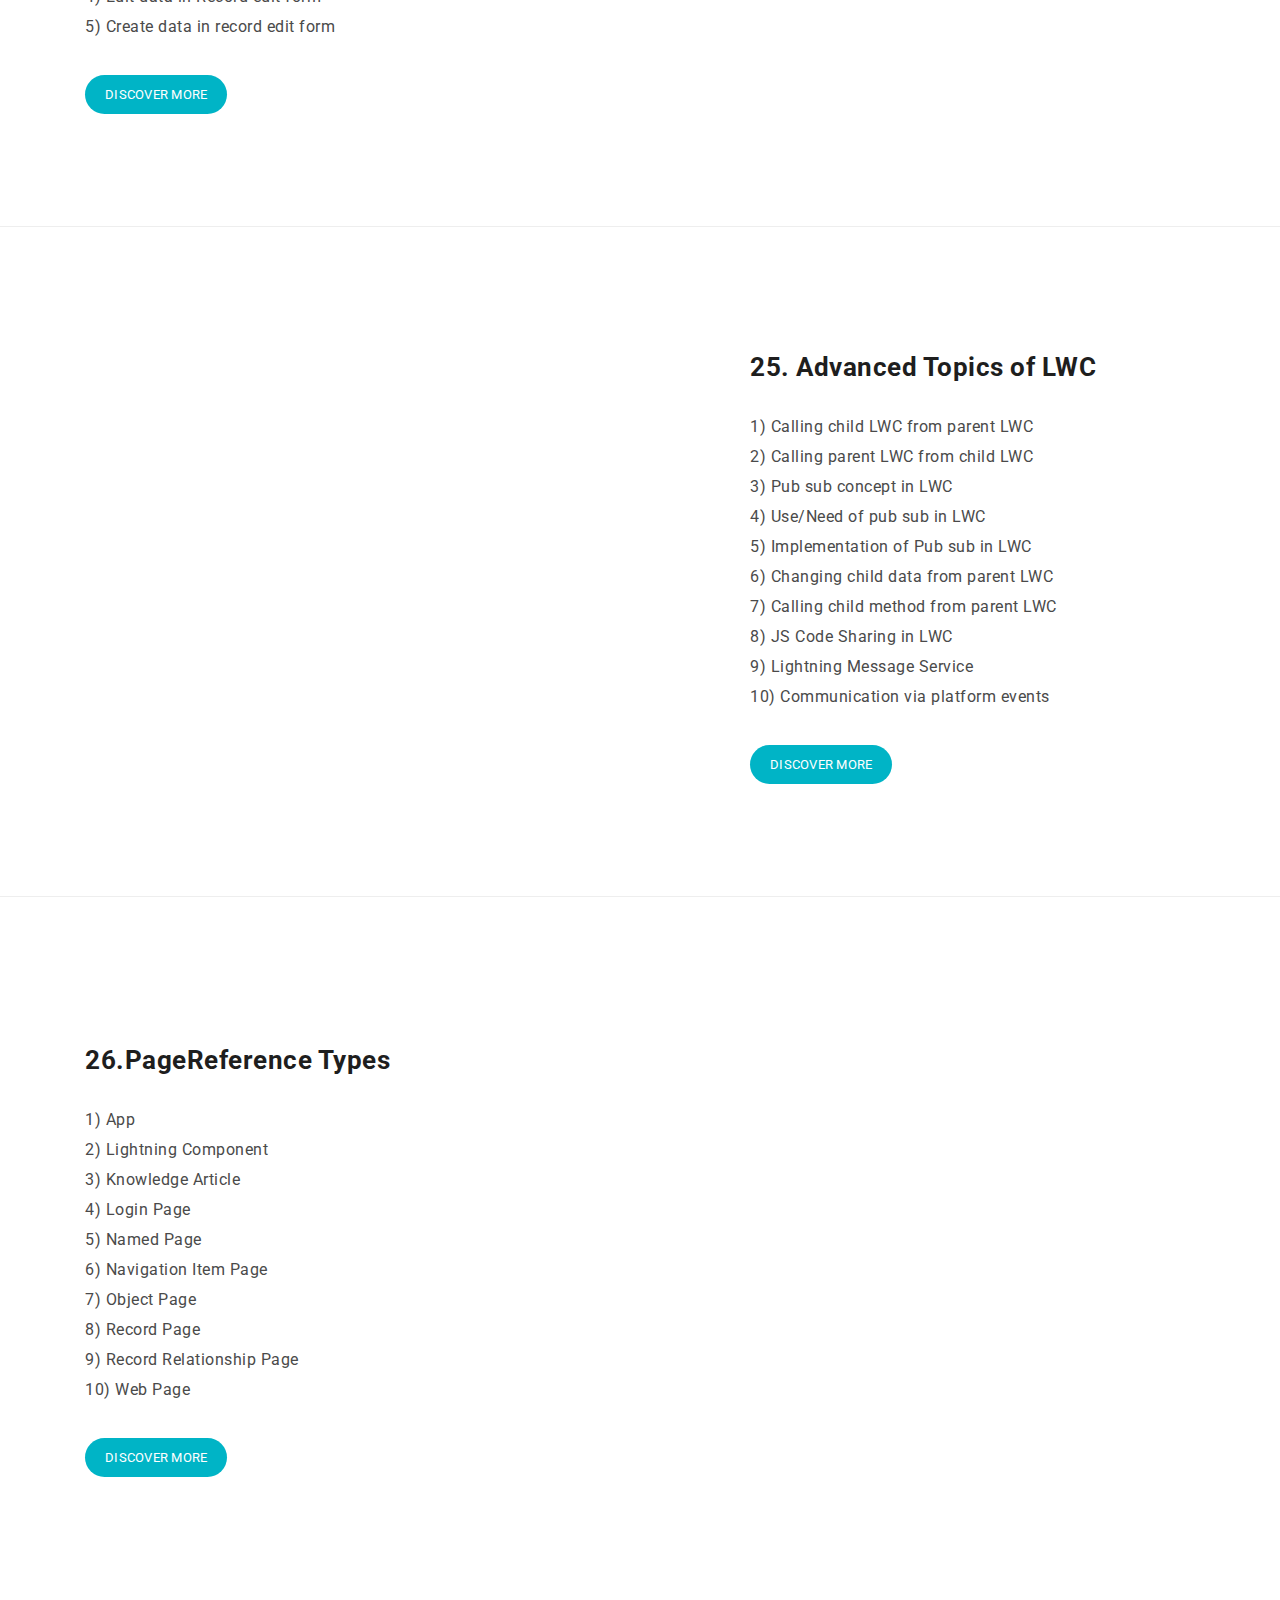
<file: LWC/lwc.html>
<!DOCTYPE html>
<html lang="en">

<head>

    <meta charset="utf-8">
    <meta name="viewport" content="width=device-width, initial-scale=1, shrink-to-fit=no">
    <meta name="description" content="">
    <meta name="author" content="Template Mo">
    <link href="https://fonts.googleapis.com/css?family=Roboto:100,300,400,500,700,900" rel="stylesheet">

    <title>LWC</title>
    <!--

ART FACTORY

https://templatemo.com/tm-537-art-factory

-->
    <!-- Additional CSS Files -->
    <link rel="stylesheet" type="text/css" href="assets/css/bootstrap.min.css">
    <link rel="stylesheet" type="text/css" href="assets/css/font-awesome.css">
    <link rel="stylesheet" type="text/css" href="assets/css/templatemo-art-factory.css">
    <link rel="stylesheet" type="text/css" href="assets/css/owl-carousel.css">

</head>

<body>

    <!-- ***** Preloader Start ***** -->
    <div id="preloader">
        <div class="jumper">
            <div></div>
            <div></div>
            <div></div>
        </div>
    </div>
    <!-- ***** Preloader End ***** -->


    <!-- ***** Header Area Start ***** -->
    <header class="header-area header-sticky">
        <div class="container">
            <div class="row">
                <div class="col-12">
                    <nav class="main-nav">
                        <!-- ***** Logo Start ***** -->
                        <a href="https://quantumanalytics.in/" target=" " class="logo">Quantum Analytics</a>
                        <!-- ***** Logo End ***** -->
                        <!-- ***** Menu Start ***** -->
                        <!-- <ul class="nav">
                            <li class="scroll-to-section"><a href="#welcome" class="active">Home</a></li>
                            <li class="scroll-to-section"><a href="#about">About</a></li>
                            <li class="scroll-to-section"><a href="#services">Services</a></li>
                            <li class="scroll-to-section"><a href="#frequently-question">Frequently Questions</a></li>
                            <li class="submenu">
                                <a href="javascript:;">Drop Down</a>
                                <ul>
                                    <li><a href="">About Us</a></li>
                                    <li><a href="">Features</a></li>
                                    <li><a href="">FAQ's</a></li>
                                    <li><a href="">Blog</a></li>
                                </ul>
                            </li>
                            <li class="scroll-to-section"><a href="#contact-us">Contact Us</a></li>
                        </ul> -->
                        <a class='menu-trigger'>
                            <span>Menu</span>
                        </a>
                        <!-- ***** Menu End ***** -->
                    </nav>
                </div>
            </div>
        </div>
    </header>
    <!-- ***** Header Area End ***** -->


    <!-- ***** Welcome Area Start ***** -->
    <div class="welcome-area" id="welcome">

        <!-- ***** Header Text Start ***** -->
        <div class="header-text">
            <div class="container">
                <div class="row">
                    <div class="left-text col-lg-6 col-md-6 col-sm-12 col-xs-12"
                        data-scroll-reveal="enter left move 30px over 0.6s after 0.4s">
                        <h1>LWC<br> <strong>___</strong></h1>
                        <p>Let's Watch what we provide in our <br>Salesforce Admin course</p>
                        <a href="#about" class="main-button-slider">Let's Watch</a>
                    </div>
                    <div class="col-lg-6 col-md-6 col-sm-12 col-xs-12"
                        data-scroll-reveal="enter right move 30px over 0.6s after 0.4s">
                        <img src="assets/images/slider-icon.png" class="rounded img-fluid d-block mx-auto"
                            alt="First Vector Graphic">
                    </div>
                </div>
            </div>
        </div>
        <!-- ***** Header Text End ***** -->
    </div>
    <!-- ***** Welcome Area End ***** -->

    <!-- left image -->
    <!-- ***** Features Big Item Start ***** -->
    <section class="section" id="about">
        <div class="container">
            <div class="row">
                <div class="col-lg-7 col-md-12 col-sm-12"
                    data-scroll-reveal="enter left move 30px over 0.6s after 0.4s">
                    <img src="imgs/Introducing Lightning Web Components (1).jpg" class="rounded img-fluid d-block mx-auto" alt="App">
                </div>
                <div class="right-text col-lg-5 col-md-12 col-sm-12 mobile-top-fix">
                    <div class="left-heading">
                        <h5>1. Introduction to LWC</h5>
                    </div>
                    <div class="left-text">
                        <p>
                            1) What is LWC?<br>
                            2) Why we are using LWC when we have already lightning framework/Advantages of LWC?<br>
                            3) Prerequisites before learning LWC
                        </p>
                        <a href="#about" class="main-button">Discover More</a>
                    </div>
                </div>
            </div>
            <div class="row">
                <div class="col-lg-12">
                    <div class="hr"></div>
                </div>
            </div>
        </div>
    </section>
    <!-- ***** Features Big Item End ***** -->


    <!-- right image -->
    <!-- ***** Features Big Item Start ***** -->
    <section class="section" id="about">
        <div class="container">
            <div class="row">
                <div class="right-text col-lg-5 col-md-12 col-sm-12 mobile-top-fix">
                    <div class="left-heading">
                        <h5>2. VS Code Editor</h5>
                    </div>
                    <div class="left-text">
                        <p>
                            1) What is VS Code Editor?<br>
                            2) Need/Use of VS Code Editor?<br>
                            3) Initial plugins which is need to be installed before working on VS Code<br>
                            4) Connecting your org to VS Code<br>
                            5) Some commands/Hands on practice on VS Code
                        </p>
                        <a href="#about2" class="main-button">Discover More</a>
                    </div>
                </div>

                <div class="col-lg-7 col-md-12 col-sm-12"
                    data-scroll-reveal="enter left move 30px over 0.6s after 0.4s">
                    <img src="imgs/vs.jpg" class="rounded img-fluid d-block mx-auto" alt="App">
                </div>

            </div>
            <div class="row">
                <div class="col-lg-12">
                    <div class="hr"></div>
                </div>
            </div>
        </div>
    </section>
    <!-- ***** Features Big Item End ***** -->

    <!-- left image -->
    <!-- ***** Features Big Item Start ***** -->
    <section class="section" id="about">
        <div class="container">
            <div class="row">
                <div class="col-lg-7 col-md-12 col-sm-12"
                    data-scroll-reveal="enter left move 30px over 0.6s after 0.4s">
                    <img src="imgs/createCode.png" class="rounded img-fluid d-block mx-auto" alt="App">
                </div>
                <div class="right-text col-lg-5 col-md-12 col-sm-12 mobile-top-fix">
                    <div class="left-heading">
                        <h5>3. Creating Your First Lightning-Web-Component</h5>
                    </div>
                    <div class="left-text">
                        <p>
                            1) Steps to follow to create your first LWC<br>
                            2) Things need to remember before creating LWC<br>
                            3) Naming convention need to follow for LWC


                        </p>
                        <a href="#about2" class="main-button">Discover More</a>
                    </div>
                </div>
            </div>
            <div class="row">
                <div class="col-lg-12">
                    <div class="hr"></div>
                </div>
            </div>
        </div>
    </section>
    <!-- ***** Features Big Item End ***** -->

    <!-- **right image -->
    <!-- ***** Features Big Item Start ***** -->
    <section class="section" id="about">
        <div class="container">
            <div class="row">
                <div class="right-text col-lg-5 col-md-12 col-sm-12 mobile-top-fix">
                    <div class="left-heading">
                        <h5>4. Modern JavaScript</h5>
                    </div>
                    <div class="left-text">
                        <p>
                            1) Learn about ECMAScript and the new features<br>
                            2) This keyword<br>
                            3) Arrow functions<br>
                            4) Asynchronous programming in JavaScript<br>
                            5) Call back functions<br>
                            6) Promises<br>
                            7) Async and await<br>
                            8) Import and export of JavaScript files<br>
                            9) Classes<br>
                            10) Constructor and super


                        </p>
                        <a href="#about2" class="main-button">Discover More</a>
                    </div>
                </div>

                <div class="col-lg-7 col-md-12 col-sm-12"
                    data-scroll-reveal="enter left move 30px over 0.6s after 0.4s">
                    <img src="imgs/js.png" class="rounded img-fluid d-block mx-auto" alt="App">
                </div>
            </div>
            <div class="row">
                <div class="col-lg-12">
                    <div class="hr"></div>
                </div>
            </div>
        </div>
    </section>
    <!-- ***** Features Big Item End ***** -->

    <!-- left image -->
    <!-- ***** Features Big Item Start ***** -->
    <section class="section" id="about">
        <div class="container">
            <div class="row">
                <div class="col-lg-7 col-md-12 col-sm-12"
                    data-scroll-reveal="enter left move 30px over 0.6s after 0.4s">
                    <img src="imgs/lwc.jpg" class="rounded img-fluid d-block mx-auto" alt="App">
                </div>
                <div class="right-text col-lg-5 col-md-12 col-sm-12 mobile-top-fix">
                    <div class="left-heading">
                        <h5>5. Overview of LWC’s Initial files</h5>
                    </div>
                    <div class="left-text">
                        <p>
                            1) Html file and use of it<br>
                            2) JavaScript file and use of it<br>
                            3) CSS file and use of it<br>
                            4) SVG file and use of it<br>
                            5) Meta file and use of it<br>
                            6) masterLabel tag in meta file<br>
                            7) targets tags in meta file

                        </p>
                        <a href="#about2" class="main-button">Discover More</a>
                    </div>
                </div>
            </div>
            <div class="row">
                <div class="col-lg-12">
                    <div class="hr"></div>
                </div>
            </div>
        </div>
    </section>
    <!-- ***** Features Big Item End ***** -->
    <!-- **right image -->
    <!-- ***** Features Big Item Start ***** -->
    <section class="section" id="about">
        <div class="container">
            <div class="row">
                <div class="right-text col-lg-5 col-md-12 col-sm-12 mobile-top-fix">
                    <div class="left-heading">
                        <h5> 6. Pushing LWC to Org and pulling LWC from Org</h5>
                    </div>
                    <div class="left-text">
                        <p>
                            1) Pushing LWC to your org<br>
                            2) Pulling LWC to your Local machine<br>
                        </p>
                        <a href="#about2" class="main-button">Discover More</a>
                    </div>
                </div>

                <div class="col-lg-7 col-md-12 col-sm-12"
                    data-scroll-reveal="enter left move 30px over 0.6s after 0.4s">
                    <img src="imgs/lwc2.png" class="rounded img-fluid d-block mx-auto" alt="App">
                </div>

            </div>
            <div class="row">
                <div class="col-lg-12">
                    <div class="hr"></div>
                </div>
            </div>
        </div>
    </section>
    <!-- ***** Features Big Item End ***** -->

    <!-- left image -->
    <!-- ***** Features Big Item Start ***** -->
    <section class="section" id="about">
        <div class="container">
            <div class="row">
                <div class="col-lg-7 col-md-12 col-sm-12"
                    data-scroll-reveal="enter left move 30px over 0.6s after 0.4s">
                    <img src="imgs/css.jpg" class="rounded img-fluid d-block mx-auto" alt="App">
                </div>
                <div class="right-text col-lg-5 col-md-12 col-sm-12 mobile-top-fix">
                    <div class="left-heading">
                        <h5>7. Introduction to CSS</h5>
                    </div>
                    <div class="left-text">
                        <p>
                            1) Basic syntax of CSS<br>
                            2) Use/Need of CSS in LWC<br>
                            3) How and where to add CSS in LWC<br>
                            4) Inline CSS in LWC<br>
                            5) Internal CSS in LWC<br>
                            6) External CSS in LWC
                        </p>
                        <a href="#about2" class="main-button">Discover More</a>
                    </div>
                </div>
            </div>
            <div class="row">
                <div class="col-lg-12">
                    <div class="hr"></div>
                </div>
            </div>
        </div>
    </section>
    <!-- ***** Features Big Item End ***** -->

    <!-- **right image -->
    <!-- ***** Features Big Item Start ***** -->
    <section class="section" id="about">
        <div class="container">
            <div class="row">
                <div class="right-text col-lg-5 col-md-12 col-sm-12 mobile-top-fix">
                    <div class="left-heading">
                        <h5>8. Introduction to JS</h5>
                    </div>
                    <div class="left-text">
                        <p>
                            1) Basic Syntax of JavaScript<br>
                            2) Use/Need of JS in LWC<br>
                            3) How and where to add JS in LWC<br>
                            4) Declaring and defining JS in LWC<br>
                            5) Declaring variables in JS<br>
                            6) Functions in JS<br>
                            7) Loops in JS<br>
                            8) If condition in JS
                        </p>
                        <a href="#about2" class="main-button">Discover More</a>
                    </div>
                </div>

                <div class="col-lg-7 col-md-12 col-sm-12"
                    data-scroll-reveal="enter left move 30px over 0.6s after 0.4s">
                    <img src="imgs/introJS.png" class="rounded img-fluid d-block mx-auto" alt="App">
                </div>

            </div>
            <div class="row">
                <div class="col-lg-12">
                    <div class="hr"></div>
                </div>
            </div>
        </div>
    </section>
    <!-- ***** Features Big Item End ***** -->
    <!-- **left image -->
    <!-- ***** Features Big Item Start ***** -->
    <section class="section" id="about">
        <div class="container">
            <div class="row">
                <div class="col-lg-7 col-md-12 col-sm-12"
                    data-scroll-reveal="enter left move 30px over 0.6s after 0.4s">
                    <img src="imgs/decoratorLWC.jpg" class="rounded img-fluid d-block mx-auto" alt="App">
                </div>
                <div class="right-text col-lg-5 col-md-12 col-sm-12 mobile-top-fix">
                    <div class="left-heading">
                        <h5>9. Decorators in LWC

                        </h5>
                    </div>
                    <div class="left-text">
                        <p>
                            1) Introduction<br>
                            2) Need/Use<br>
                            3) track decorator<br>
                            4) api decorator<br>
                            5) Use decorators in code<br>
                            6) Defining decorators<br>
                            7) Accessing Values of decorators<br>
                            8) Manipulating Data<br>
                            9) Getters and Setters<br>
                            10) Use/Need of getters and setters<br>
                            11) Manipulating data with getters and setters<br>
                            12) Wire decorators in LWC<br>
                            13) Use/Need of wire decorators in LWC<br>
                            14) Manipulating data with wire decorators
                        </p>
                        <a href="#about2" class="main-button">Discover More</a>
                    </div>
                </div>
            </div>
            <div class="row">
                <div class="col-lg-12">
                    <div class="hr"></div>
                </div>
            </div>
        </div>
    </section>
    <!-- ***** Features Big Item End ***** -->

    <!-- **right image -->
    <!-- ***** Features Big Item Start ***** -->
    <section class="section" id="about">
        <div class="container">
            <div class="row">
                <div class="right-text col-lg-5 col-md-12 col-sm-12 mobile-top-fix">
                    <div class="left-heading">
                        <h5>10. LifeCycle Hooks in LWC</h5>
                    </div>
                    <div class="left-text">
                        <p>
                            1) constructor()<br>
                            2) connectedCallback()<br>
                            3) disconnectedCallback()<br>
                            4) render()<br>
                            5) errorCallback()
                        </p>
                        <a href="#about2" class="main-button">Discover More</a>
                    </div>
                </div>

                <div class="col-lg-7 col-md-12 col-sm-12"
                    data-scroll-reveal="enter left move 30px over 0.6s after 0.4s">
                    <img src="imgs/lifeCycle.jpg" class="rounded img-fluid d-block mx-auto" alt="App">
                </div>

            </div>
            <div class="row">
                <div class="col-lg-12">
                    <div class="hr"></div>
                </div>
            </div>
        </div>
    </section>
    <!-- ***** Features Big Item End ***** -->

    <section class="section" id="about">
        <div class="container">
            <div class="row">
                <div class="col-lg-7 col-md-12 col-sm-12"
                    data-scroll-reveal="enter left move 30px over 0.6s after 0.4s">
                    <img src="imgs/lwclogo.png" class="rounded img-fluid d-block mx-auto" alt="App">
                </div>
                <div class="right-text col-lg-5 col-md-12 col-sm-12 mobile-top-fix">
                    <div class="left-heading">
                        <h5>11.HTML Template Directives in LWC</h5>
                    </div>
                    <div class="left-text">
                        <p>
                            1) for:each={array}<br>
                            2) for:item=”currentItem”<br>
                            3) for:index=”index”<br>
                            4) if:true|false={expression}<br>
                            5) iterator:iteratorName={array}<br>
                            6) key={uniqueId}<br>
                            7) lwc:dom=”manual”

                        </p>
                        <a href="#about2" class="main-button">Discover More</a>
                    </div>
                </div>
            </div>
            <div class="row">
                <div class="col-lg-12">
                    <div class="hr"></div>
                </div>
            </div>
        </div>
    </section>
    <!-- ***** Features Big Item End ***** -->


    <!-- right image -->
    <!-- ***** Features Big Item Start ***** -->
    <section class="section" id="about">
        <div class="container">
            <div class="row">
                <div class="right-text col-lg-5 col-md-12 col-sm-12 mobile-top-fix">
                    <div class="left-heading">
                        <h5>12.Client side Controller in LWC</h5>
                    </div>
                    <div class="left-text">
                        <p>
                            1) Introduction to events<br>
                            2) Use/Need of events<br>
                            3) Use/Need of Client-side-controller in LWC<br>
                            4) Handling user/browser events on Client side controller<br>
                            5) Sending data from user to client side controller<br>
                            6) Returning data from client side controller to user<br>
                            7) Changing decorator values in events<br>
                            8) Performing some tasks using events on client side controller<br>
                        </p>
                        <a href="#about2" class="main-button">Discover More</a>
                    </div>
                </div>

                <div class="col-lg-7 col-md-12 col-sm-12"
                    data-scroll-reveal="enter left move 30px over 0.6s after 0.4s">
                    <img src="imgs/serverClientSide.webp" class="rounded img-fluid d-block mx-auto" alt="App">
                </div>

            </div>
            <div class="row">
                <div class="col-lg-12">
                    <div class="hr"></div>
                </div>
            </div>
        </div>
    </section>
    <!-- ***** Features Big Item End ***** -->

    <!-- left image -->
    <!-- ***** Features Big Item Start ***** -->
    <section class="section" id="about">
        <div class="container">
            <div class="row">
                <div class="col-lg-7 col-md-12 col-sm-12"
                    data-scroll-reveal="enter left move 30px over 0.6s after 0.4s">
                    <img src="imgs/serverClientSide.webp" class="rounded img-fluid d-block mx-auto" alt="App">
                </div>
                <div class="right-text col-lg-5 col-md-12 col-sm-12 mobile-top-fix">
                    <div class="left-heading">
                        <h5>13. Server side Controller in LWC</h5>
                    </div>
                    <div class="left-text">
                        <p>
                            1) Introduction<br>
                            2) Use/Need of server side controller in LWC<br>
                            3) Handling database related events on server side controller<br>
                            4) Sending data from user to server side<br>
                            5) Returning data from server side controller to user<br>
                            6) Performing some tasks using events on server side controller
                        </p>
                        <a href="#about2" class="main-button">Discover More</a>
                    </div>
                </div>
            </div>
            <div class="row">
                <div class="col-lg-12">
                    <div class="hr"></div>
                </div>
            </div>
        </div>
    </section>
    <!-- ***** Features Big Item End ***** -->

    <!-- **right image -->
    <!-- ***** Features Big Item Start ***** -->
    <section class="section" id="about">
        <div class="container">
            <div class="row">
                <div class="right-text col-lg-5 col-md-12 col-sm-12 mobile-top-fix">
                    <div class="left-heading">
                        <h5>14. SOQL</h5>
                    </div>
                    <div class="left-text">
                        <p>
                            1) Introduction to SOQL<br>
                            2) Use/Need of SOQL<br>
                            3) Different types of operations in SOQl<br>
                            4) Overview of Query Editor<br>
                            5) Use of SOQL in Class/Methods<br>
                            6) Use of SOQL in anonymous window<br>
                            7) Use of SOQL in Workbench
                        </p>
                        <a href="#about2" class="main-button">Discover More</a>
                    </div>
                </div>

                <div class="col-lg-7 col-md-12 col-sm-12"
                    data-scroll-reveal="enter left move 30px over 0.6s after 0.4s">
                    <img src="imgs/sqol.png" class="rounded img-fluid d-block mx-auto" alt="App">
                </div>
            </div>
            <div class="row">
                <div class="col-lg-12">
                    <div class="hr"></div>
                </div>
            </div>
        </div>
    </section>
    <!-- ***** Features Big Item End ***** -->

    <!-- left image -->
    <!-- ***** Features Big Item Start ***** -->
    <section class="section" id="about">
        <div class="container">
            <div class="row">
                <div class="col-lg-7 col-md-12 col-sm-12"
                    data-scroll-reveal="enter left move 30px over 0.6s after 0.4s">
                    <img src="imgs/debug.jpg" class="rounded img-fluid d-block mx-auto" alt="App">
                </div>
                <div class="right-text col-lg-5 col-md-12 col-sm-12 mobile-top-fix">
                    <div class="left-heading">
                        <h5>15.Debug logs</h5>
                    </div>
                    <div class="left-text">
                        <p>
                            1) Introduction<br>
                            2) Use/Need of Debug Logs<br>
                        </p>
                        <a href="#about2" class="main-button">Discover More</a>
                    </div>
                </div>
            </div>
            <div class="row">
                <div class="col-lg-12">
                    <div class="hr"></div>
                </div>
            </div>
        </div>
    </section>
    <!-- ***** Features Big Item End ***** -->
    <!-- **right image -->
    <!-- ***** Features Big Item Start ***** -->
    <section class="section" id="about">
        <div class="container">
            <div class="row">
                <div class="right-text col-lg-5 col-md-12 col-sm-12 mobile-top-fix">
                    <div class="left-heading">
                        <h5>16. Static Resources</h5>
                    </div>
                    <div class="left-text">
                        <p>
                            1) Introduction<br>
                            2) Use/Need of static resources
                        </p>
                        <a href="#about2" class="main-button">Discover More</a>
                    </div>
                </div>

                <div class="col-lg-7 col-md-12 col-sm-12"
                    data-scroll-reveal="enter left move 30px over 0.6s after 0.4s">
                    <img src="imgs/download.png" class="rounded img-fluid d-block mx-auto" alt="App">
                </div>

            </div>
            <div class="row">
                <div class="col-lg-12">
                    <div class="hr"></div>
                </div>
            </div>
        </div>
    </section>
    <!-- ***** Features Big Item End ***** -->

    <!-- left image -->
    <!-- ***** Features Big Item Start ***** -->
    <section class="section" id="about">
        <div class="container">
            <div class="row">
                <div class="col-lg-7 col-md-12 col-sm-12"
                    data-scroll-reveal="enter left move 30px over 0.6s after 0.4s">
                    <img src="imgs/images.jpg" class="rounded img-fluid d-block mx-auto" alt="App">
                </div>
                <div class="right-text col-lg-5 col-md-12 col-sm-12 mobile-top-fix">
                    <div class="left-heading">
                        <h5>17. Custom Labels</h5>
                    </div>
                    <div class="left-text">
                        <p>
                            1) Overview of Custom Labels<br>
                            2) Use/Need of custom labels<br>
                            3) Use custom labels in apex
                        </p>
                        <a href="#about2" class="main-button">Discover More</a>
                    </div>
                </div>
            </div>
            <div class="row">
                <div class="col-lg-12">
                    <div class="hr"></div>
                </div>
            </div>
        </div>
    </section>
    <!-- ***** Features Big Item End ***** -->

    <!-- **right image -->
    <!-- ***** Features Big Item Start ***** -->
    <section class="section" id="about">
        <div class="container">
            <div class="row">
                <div class="right-text col-lg-5 col-md-12 col-sm-12 mobile-top-fix">
                    <div class="left-heading">
                        <h5>18. Salesforce Modules</h5>
                    </div>
                    <div class="left-text">
                        <p>
                            1) @salesforce/apex<br>
                            2) @salesforce/apexContinuation<br>
                            3) @salesforce/contentAssetUrl<br>
                            4) @salesforce/client/formFactor<br>
                            5) @salesforce/i18n<br>
                            6) @salesforce/label<br>
                            7) @salesforce/messageChannel<br>
                            8) @salesforce/resourceUrl<br>
                            9) @salesforce/schema<br>
                            10) @salesforce/user
                        </p>
                        <a href="#about2" class="main-button">Discover More</a>
                    </div>
                </div>

                <div class="col-lg-7 col-md-12 col-sm-12"
                    data-scroll-reveal="enter left move 30px over 0.6s after 0.4s">
                    <img src="imgs/modules.png" class="rounded img-fluid d-block mx-auto" alt="App">
                </div>

            </div>
            <div class="row">
                <div class="col-lg-12">
                    <div class="hr"></div>
                </div>
            </div>
        </div>
    </section>
    <!-- ***** Features Big Item End ***** -->
    <!-- **left image -->
    <!-- ***** Features Big Item Start ***** -->
    <section class="section" id="about">
        <div class="container">
            <div class="row">
                <div class="col-lg-7 col-md-12 col-sm-12"
                    data-scroll-reveal="enter left move 30px over 0.6s after 0.4s">
                    <img src="imgs/toast.jpg" class="rounded img-fluid d-block mx-auto" alt="App">
                </div>
                <div class="right-text col-lg-5 col-md-12 col-sm-12 mobile-top-fix">
                    <div class="left-heading">
                        <h5>19. Toast message

                        </h5>
                    </div>
                    <div class="left-text">
                        <p>

                            1) Introduction<br>
                            2) Need/Use of toast messages<br>
                            3) Implement in LWC



                        </p>
                        <a href="#about2" class="main-button">Discover More</a>
                    </div>
                </div>
            </div>
            <div class="row">
                <div class="col-lg-12">
                    <div class="hr"></div>
                </div>
            </div>
        </div>
    </section>
    <!-- ***** Features Big Item End ***** -->

    <!-- **right image -->
    <!-- ***** Features Big Item Start ***** -->
    <section class="section" id="about">
        <div class="container">
            <div class="row">
                <div class="right-text col-lg-5 col-md-12 col-sm-12 mobile-top-fix">
                    <div class="left-heading">
                        <h5>20. Use of apex method in LWC</h5>
                    </div>
                    <div class="left-text">
                        <p>
                            1. Calling apex method using wired<br>
                            2. Calling apex method using imperative

                        </p>
                        <a href="#about2" class="main-button">Discover More</a>
                    </div>
                </div>

                <div class="col-lg-7 col-md-12 col-sm-12"
                    data-scroll-reveal="enter left move 30px over 0.6s after 0.4s">
                    <img src="imgs/msg.jpg" class="rounded img-fluid d-block mx-auto" alt="App">
                </div>

            </div>
            <div class="row">
                <div class="col-lg-12">
                    <div class="hr"></div>
                </div>
            </div>
        </div>
    </section>
    <!-- ***** Features Big Item End ***** -->

    <!-- ***** Features Big Item End ***** -->

    <section class="section" id="about">
        <div class="container">
            <div class="row">
                <div class="col-lg-7 col-md-12 col-sm-12"
                    data-scroll-reveal="enter left move 30px over 0.6s after 0.4s">
                    <img src="imgs/download (1).png" class="rounded img-fluid d-block mx-auto" alt="App">
                </div>
                <div class="right-text col-lg-5 col-md-12 col-sm-12 mobile-top-fix">
                    <div class="left-heading">
                        <h5>21. Debugging and troubleshooting LWC</h5>
                    </div>
                    <div class="left-text">
                        <p>
                            1) Using consolelog() statement<br>
                            2) Using alert() statement

                        </p>
                        <a href="#about2" class="main-button">Discover More</a>
                    </div>
                </div>
            </div>
            <div class="row">
                <div class="col-lg-12">
                    <div class="hr"></div>
                </div>
            </div>
        </div>
    </section>
    <!-- ***** Features Big Item End ***** -->


    <!-- right image -->
    <!-- ***** Features Big Item Start ***** -->
    <section class="section" id="about">
        <div class="container">
            <div class="row">
                <div class="right-text col-lg-5 col-md-12 col-sm-12 mobile-top-fix">
                    <div class="left-heading">
                        <h5>22. Modal in LWC</h5>
                    </div>
                    <div class="left-text">
                        <p>
                            1) Introduction<br>
                            2) Use/Need of Modal<br>
                            3) Creating one Modal in LWC


                        </p>
                        <a href="#about2" class="main-button">Discover More</a>
                    </div>
                </div>

                <div class="col-lg-7 col-md-12 col-sm-12"
                    data-scroll-reveal="enter left move 30px over 0.6s after 0.4s">
                    <img src="imgs/custom.jpg" class="rounded img-fluid d-block mx-auto" alt="App">
                </div>

            </div>
            <div class="row">
                <div class="col-lg-12">
                    <div class="hr"></div>
                </div>
            </div>
        </div>
    </section>
    <!-- ***** Features Big Item End ***** -->

    <!-- left image -->
    <!-- ***** Features Big Item Start ***** -->
    <section class="section" id="about">
        <div class="container">
            <div class="row">
                <div class="col-lg-7 col-md-12 col-sm-12"
                    data-scroll-reveal="enter left move 30px over 0.6s after 0.4s">
                    <img src="imgs/datTable.jpg" class="rounded img-fluid d-block mx-auto" alt="App">
                </div>
                <div class="right-text col-lg-5 col-md-12 col-sm-12 mobile-top-fix">
                    <div class="left-heading">
                        <h5>23. Data Table in LWC</h5>
                    </div>
                    <div class="left-text">
                        <p>
                            1) Introduction<br>
                            2) Use/Need of data table<br>
                            3) Creating and displaying data using data table

                        </p>
                        <a href="#about2" class="main-button">Discover More</a>
                    </div>
                </div>
            </div>
            <div class="row">
                <div class="col-lg-12">
                    <div class="hr"></div>
                </div>
            </div>
        </div>
    </section>
    <!-- ***** Features Big Item End ***** -->

    <!-- **right image -->
    <!-- ***** Features Big Item Start ***** -->
    <section class="section" id="about">
        <div class="container">
            <div class="row">
                <div class="right-text col-lg-5 col-md-12 col-sm-12 mobile-top-fix">
                    <div class="left-heading">
                        <h5>24. Record Edit form in LWC</h5>
                    </div>
                    <div class="left-text">
                        <p>
                            1) Introduction<br>
                            2) Use/Need<br>
                            3) View data in Record edit form<br>
                            4) Edit data in Record edit form<br>
                            5) Create data in record edit form

                        </p>
                        <a href="#about2" class="main-button">Discover More</a>
                    </div>
                </div>

                <div class="col-lg-7 col-md-12 col-sm-12"
                    data-scroll-reveal="enter left move 30px over 0.6s after 0.4s">
                    <img src="imgs/download (2).png" class="rounded img-fluid d-block mx-auto" alt="App">
                </div>
            </div>
            <div class="row">
                <div class="col-lg-12">
                    <div class="hr"></div>
                </div>
            </div>
        </div>
    </section>
    <!-- ***** Features Big Item End ***** -->

    <!-- left image -->
    <!-- ***** Features Big Item Start ***** -->
    <section class="section" id="about">
        <div class="container">
            <div class="row">
                <div class="col-lg-7 col-md-12 col-sm-12"
                    data-scroll-reveal="enter left move 30px over 0.6s after 0.4s">
                    <img src="imgs/lwc.png" class="rounded img-fluid d-block mx-auto" alt="App">
                </div>
                <div class="right-text col-lg-5 col-md-12 col-sm-12 mobile-top-fix">
                    <div class="left-heading">
                        <h5>25. Advanced Topics of LWC</h5>
                    </div>
                    <div class="left-text">
                        <p>
                            1) Calling child LWC from parent LWC<br>
                            2) Calling parent LWC from child LWC<br>
                            3) Pub sub concept in LWC<br>
                            4) Use/Need of pub sub in LWC<br>
                            5) Implementation of Pub sub in LWC<br>
                            6) Changing child data from parent LWC<br>
                            7) Calling child method from parent LWC<br>
                            8) JS Code Sharing in LWC<br>
                            9) Lightning Message Service<br>
                            10) Communication via platform events

                        </p>
                        <a href="#about2" class="main-button">Discover More</a>
                    </div>
                </div>
            </div>
            <div class="row">
                <div class="col-lg-12">
                    <div class="hr"></div>
                </div>
            </div>
        </div>
    </section>
    <!-- ***** Features Big Item End ***** -->
    <!-- **right image -->
    <!-- ***** Features Big Item Start ***** -->
    <section class="section" id="about">
        <div class="container">
            <div class="row">
                <div class="right-text col-lg-5 col-md-12 col-sm-12 mobile-top-fix">
                    <div class="left-heading">
                        <h5>26.PageReference Types</h5>
                    </div>
                    <div class="left-text">
                        <p>
                            1) App<br>
                            2) Lightning Component<br>
                            3) Knowledge Article<br>
                            4) Login Page<br>
                            5) Named Page<br>
                            6) Navigation Item Page<br>
                            7) Object Page<br>
                            8) Record Page<br>
                            9) Record Relationship Page<br>
                            10) Web Page
                        </p>
                        <a href="#about2" class="main-button">Discover More</a>
                    </div>
                </div>

                <div class="col-lg-7 col-md-12 col-sm-12"
                    data-scroll-reveal="enter left move 30px over 0.6s after 0.4s">
                    <img src="assets/images/left-image.png" class="rounded img-fluid d-block mx-auto" alt="App">
                </div>

            </div>
            <div class="row">
                <div class="col-lg-12">
                    <div class="hr"></div>
                </div>
            </div>
        </div>
    </section>
    <!-- ***** Features Big Item End ***** -->

    <!-- left image -->
    <!-- ***** Features Big Item Start ***** -->
    <section class="section" id="about">
        <div class="container">
            <div class="row">
                <div class="col-lg-7 col-md-12 col-sm-12"
                    data-scroll-reveal="enter left move 30px over 0.6s after 0.4s">
                    <img src="imgs/testing.jpg" class="rounded img-fluid d-block mx-auto" alt="App">
                </div>
                <div class="right-text col-lg-5 col-md-12 col-sm-12 mobile-top-fix">
                    <div class="left-heading">
                        <h5>27. Testing LWC</h5>
                    </div>
                    <div class="left-text">
                        <p>

                            1) Testing in JavaScript<br>
                            2) Jest Framework and its usage in LWC


                        </p>
                        <a href="#about2" class="main-button">Discover More</a>
                    </div>
                </div>
            </div>
            <div class="row">
                <div class="col-lg-12">
                    <div class="hr"></div>
                </div>
            </div>
        </div>
    </section>
    <!-- ***** Features Big Item End ***** -->

    <!-- **right image -->
    <!-- ***** Features Big Item Start ***** -->
    <section class="section" id="about">
        <div class="container">
            <div class="row">
                <div class="right-text col-lg-5 col-md-12 col-sm-12 mobile-top-fix">
                    <div class="left-heading">
                        <h5>28.Lightning web components Open Source</h5>
                    </div>
                    <div class="left-text">
                        <p>
                            1) What is LWC OSS
                            2) Build a simple app on LWC OSS
                            3) Deploy LWC OSS to Heroku
                            4) Integrate LWC with Salesforce data using JSforce

                        </p>
                        <a href="#about2" class="main-button">Discover More</a>
                    </div>
                </div>

                <div class="col-lg-7 col-md-12 col-sm-12"
                    data-scroll-reveal="enter left move 30px over 0.6s after 0.4s">
                    <img src="imgs/lwwc.jpg" class="rounded img-fluid d-block mx-auto" alt="App">
                </div>

            </div>
            <div class="row">
                <div class="col-lg-12">
                    <div class="hr"></div>
                </div>
            </div>
        </div>
    </section>
    <!-- ***** Features Big Item End ***** -->
    <!-- ***** Footer Start ***** -->
    <footer>
        <div class="container">
            <div class="row">
                <div class="col-lg-7 col-md-12 col-sm-12">
                    <p class="copyright">@Varis_Rana</p>
                </div>
                <div class="col-lg-5 col-md-12 col-sm-12">
                    <ul class="social">
                        <li><a href="#"><i class="fa fa-facebook"></i></a></li>
                        <li><a href="#"><i class="fa fa-twitter"></i></a></li>
                        <li><a href="#"><i class="fa fa-linkedin"></i></a></li>
                        <li><a href="#"><i class="fa fa-rss"></i></a></li>
                        <li><a href="#"><i class="fa fa-dribbble"></i></a></li>
                    </ul>
                </div>
            </div>
        </div>
    </footer>

    <!-- jQuery -->
    <script src="assets/js/jquery-2.1.0.min.js"></script>

    <!-- Bootstrap -->
    <script src="assets/js/popper.js"></script>
    <script src="assets/js/bootstrap.min.js"></script>

    <!-- Plugins -->
    <script src="assets/js/owl-carousel.js"></script>
    <script src="assets/js/scrollreveal.min.js"></script>
    <script src="assets/js/waypoints.min.js"></script>
    <script src="assets/js/jquery.counterup.min.js"></script>
    <script src="assets/js/imgfix.min.js"></script>

    <!-- Global Init -->
    <script src="assets/js/custom.js"></script>

</body>

</html>
</file>
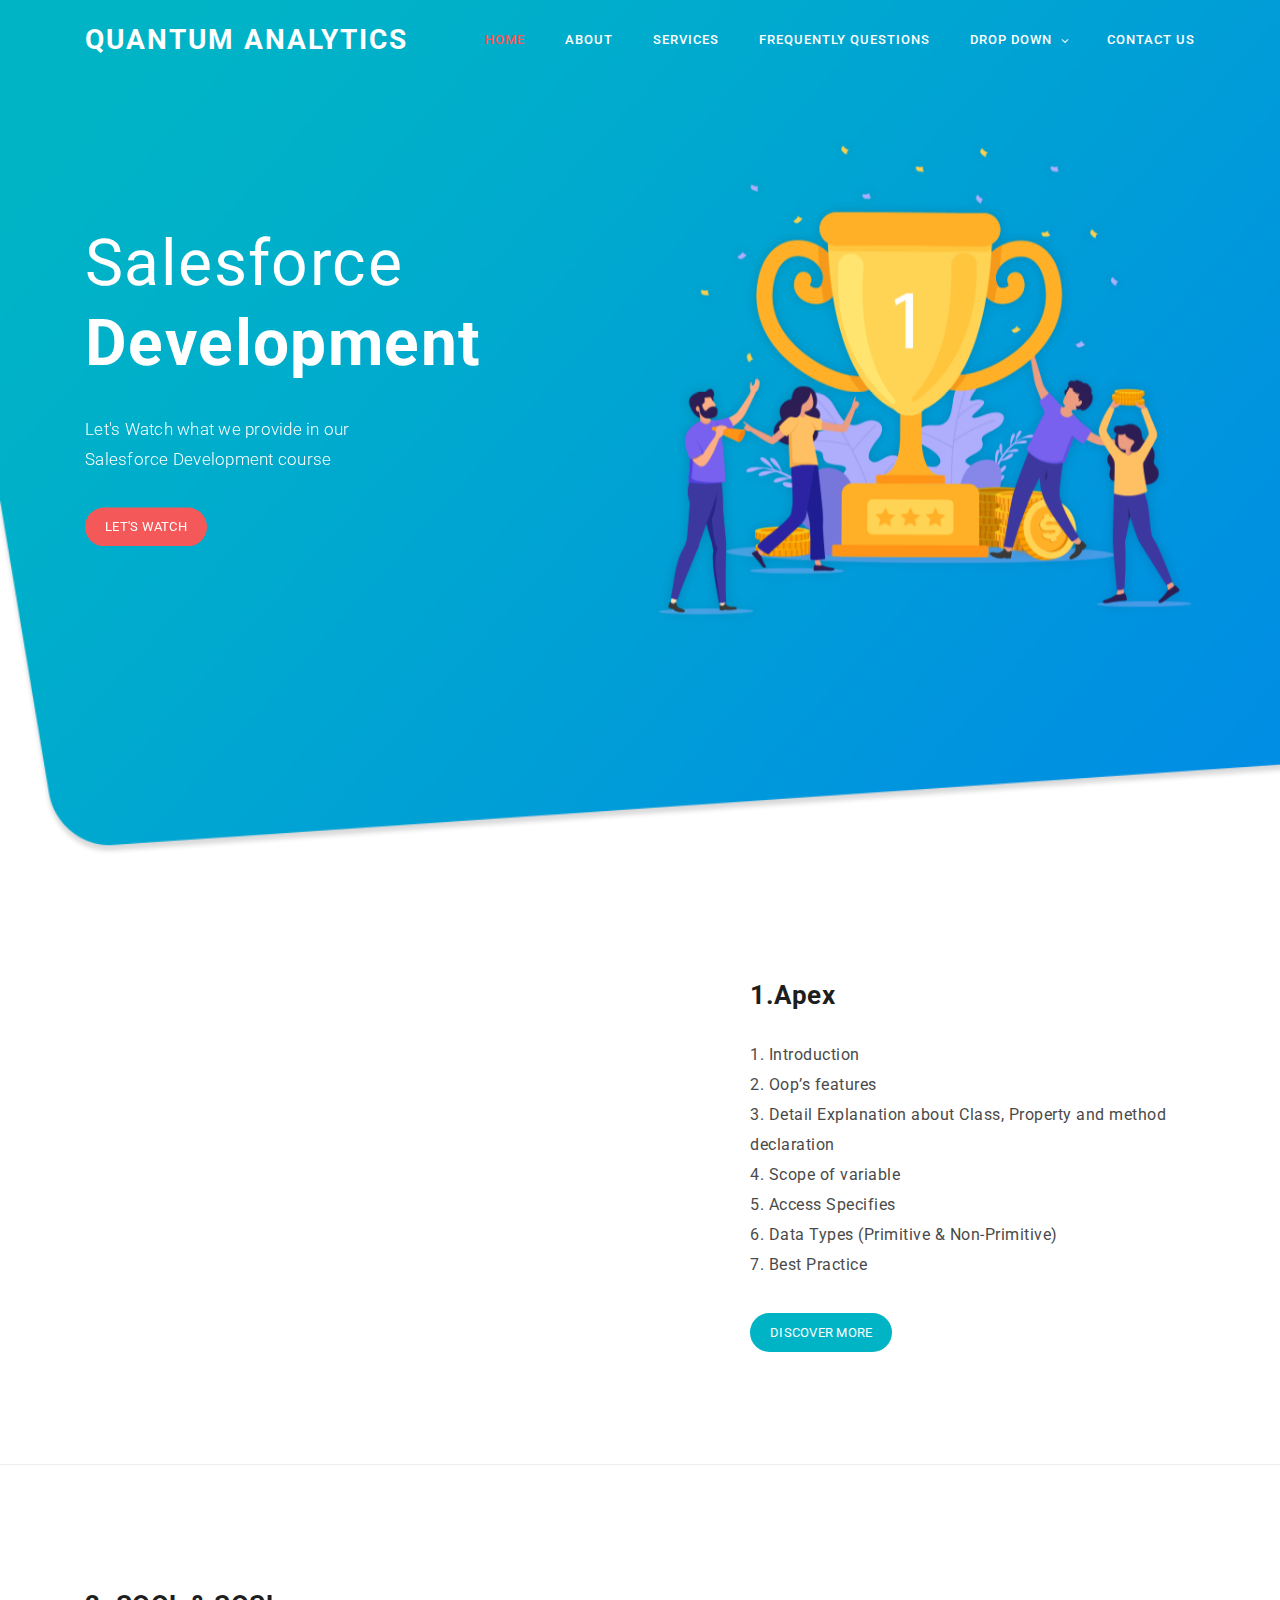
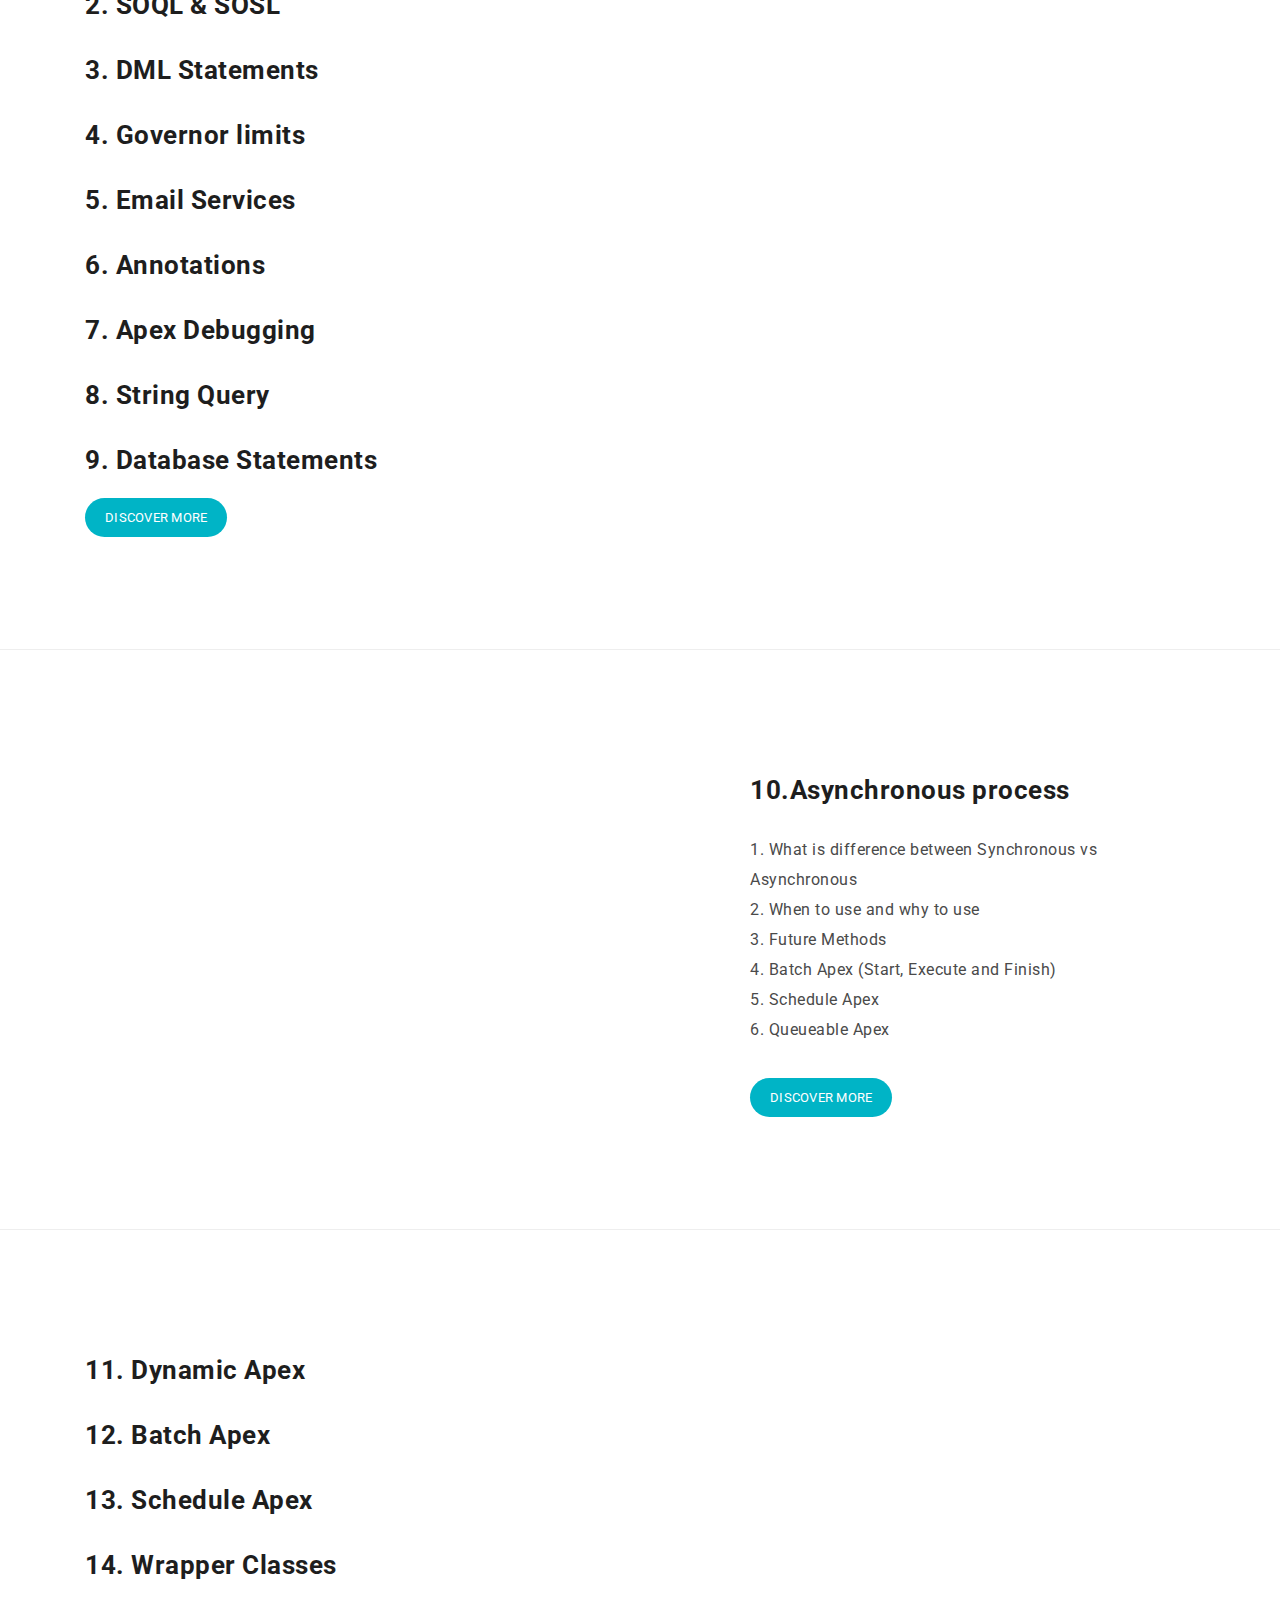
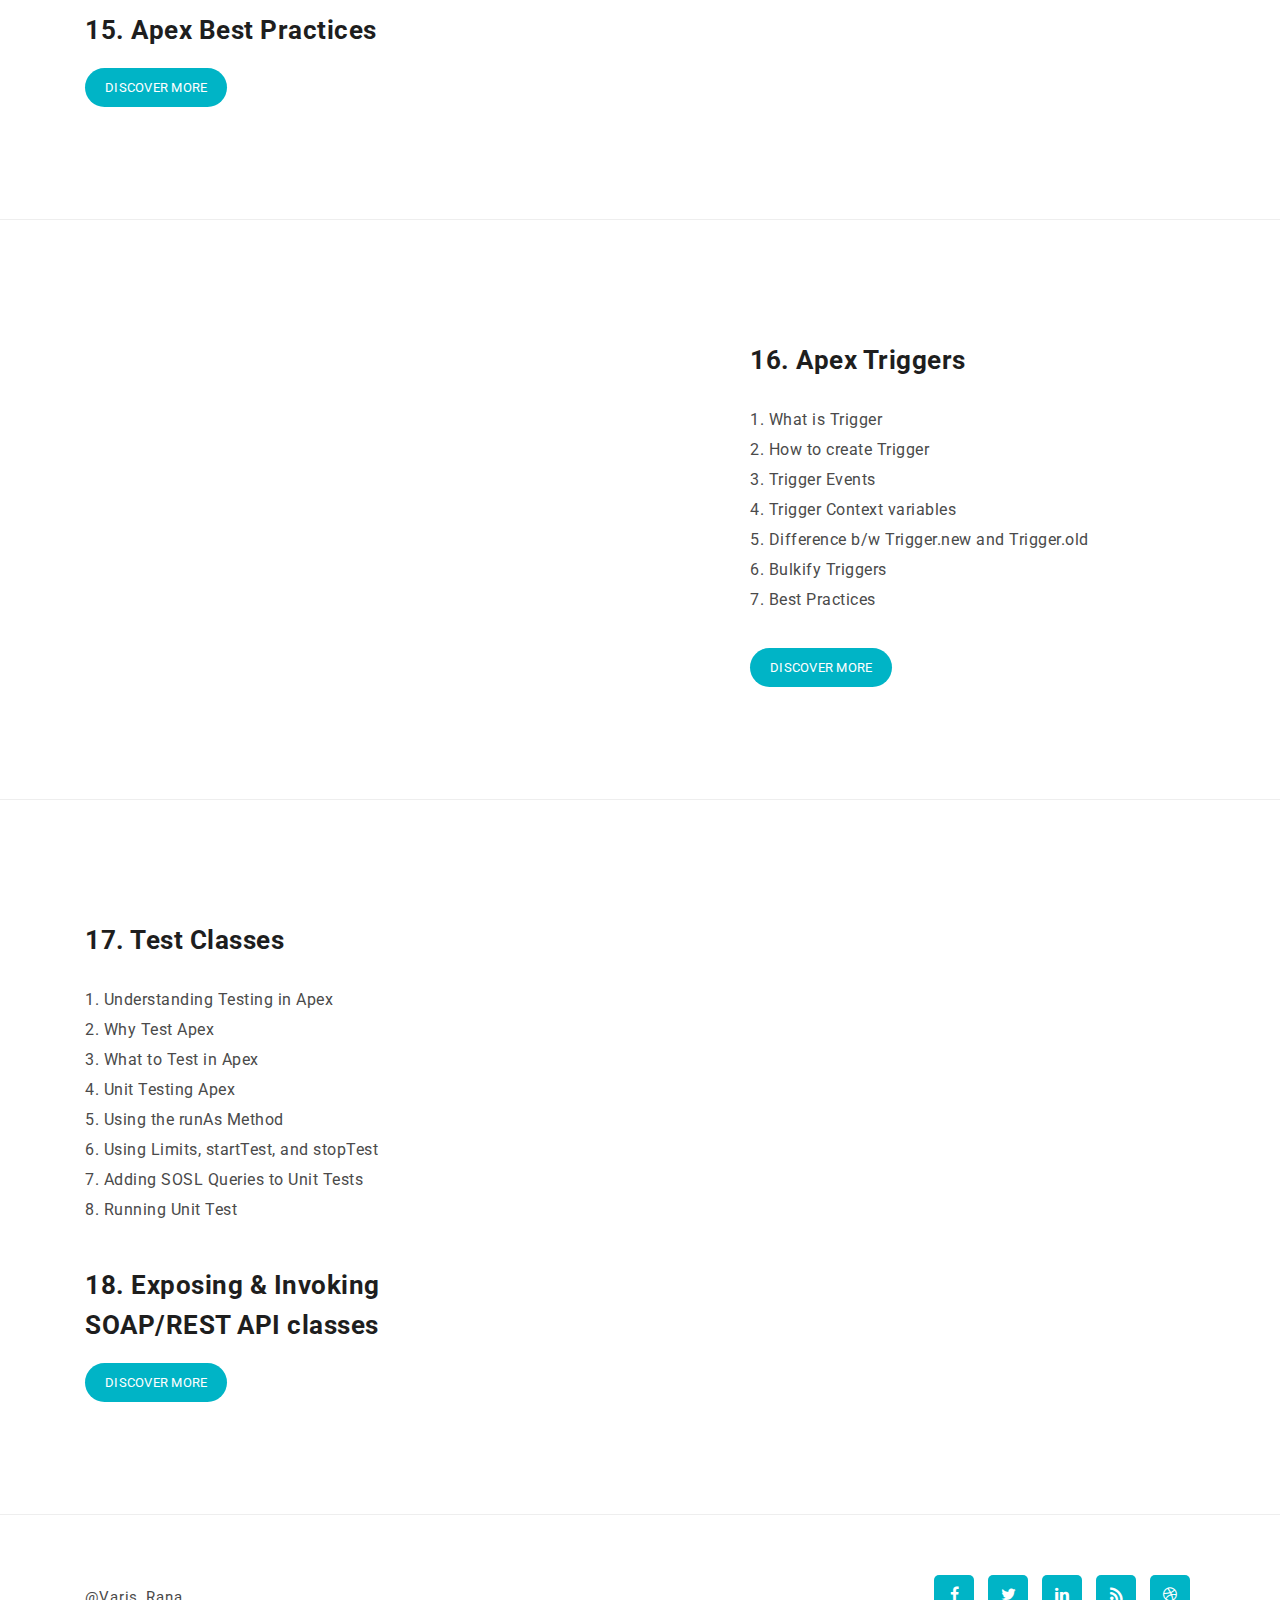
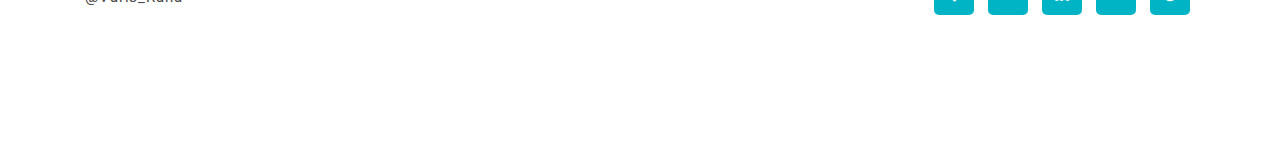
<file: Salesforce Development/developer.html>
<!DOCTYPE html>
<html lang="en">

<head>

    <meta charset="utf-8">
    <meta name="viewport" content="width=device-width, initial-scale=1, shrink-to-fit=no">
    <meta name="description" content="">
    <meta name="author" content="Template Mo">
    <link href="https://fonts.googleapis.com/css?family=Roboto:100,300,400,500,700,900" rel="stylesheet">

    <title>Salesforce Development</title>
    <!--

ART FACTORY

https://templatemo.com/tm-537-art-factory

-->
    <!-- Additional CSS Files -->
    <link rel="stylesheet" type="text/css" href="assets/css/bootstrap.min.css">
    <link rel="stylesheet" type="text/css" href="assets/css/font-awesome.css">
    <link rel="stylesheet" type="text/css" href="assets/css/templatemo-art-factory.css">
    <link rel="stylesheet" type="text/css" href="assets/css/owl-carousel.css">

</head>

<body>

    <!-- ***** Preloader Start ***** -->
    <div id="preloader">
        <div class="jumper">
            <div></div>
            <div></div>
            <div></div>
        </div>
    </div>
    <!-- ***** Preloader End ***** -->


    <!-- ***** Header Area Start ***** -->
    <header class="header-area header-sticky">
        <div class="container">
            <div class="row">
                <div class="col-12">
                    <nav class="main-nav">
                        <!-- ***** Logo Start ***** -->
                        <a href="https://quantumanalytics.in/" target=" " class="logo">Quantum Analytics</a>
                        <!-- ***** Logo End ***** -->
                        <!-- ***** Menu Start ***** -->
                        <ul class="nav">
                            <li class="scroll-to-section"><a href="#welcome" class="active">Home</a></li>
                            <li class="scroll-to-section"><a href="#about">About</a></li>
                            <li class="scroll-to-section"><a href="#services">Services</a></li>
                            <li class="scroll-to-section"><a href="#frequently-question">Frequently Questions</a></li>
                            <li class="submenu">
                                <a href="javascript:;">Drop Down</a>
                                <ul>
                                    <li><a href="">About Us</a></li>
                                    <li><a href="">Features</a></li>
                                    <li><a href="">FAQ's</a></li>
                                    <li><a href="">Blog</a></li>
                                </ul>
                            </li>
                            <li class="scroll-to-section"><a href="#contact-us">Contact Us</a></li>
                        </ul>
                        <a class='menu-trigger'>
                            <span>Menu</span>
                        </a>
                        <!-- ***** Menu End ***** -->
                    </nav>
                </div>
            </div>
        </div>
    </header>
    <!-- ***** Header Area End ***** -->


    <!-- ***** Welcome Area Start ***** -->
    <div class="welcome-area" id="welcome">

        <!-- ***** Header Text Start ***** -->
        <div class="header-text">
            <div class="container">
                <div class="row">
                    <div class="left-text col-lg-6 col-md-6 col-sm-12 col-xs-12"
                        data-scroll-reveal="enter left move 30px over 0.6s after 0.4s">
                        <h1>Salesforce <br> <strong>Development</strong></h1>
                        <p>Let's Watch what we provide in our <br>Salesforce Development course</p>
                        <a href="#about" class="main-button-slider">Let's Watch</a>
                    </div>
                    <div class="col-lg-6 col-md-6 col-sm-12 col-xs-12"
                        data-scroll-reveal="enter right move 30px over 0.6s after 0.4s">
                        <img src="assets/images/slider-icon.png" class="rounded img-fluid d-block mx-auto"
                            alt="First Vector Graphic">
                    </div>
                </div>
            </div>
        </div>
        <!-- ***** Header Text End ***** -->
    </div>
    <!-- ***** Welcome Area End ***** -->

    <!--** left image -->
    <!-- ***** Features Big Item Start ***** -->
    <section class="section" id="about">
        <div class="container">
            <div class="row">
                <div class="col-lg-7 col-md-12 col-sm-12"
                    data-scroll-reveal="enter left move 30px over 0.6s after 0.4s">
                    <img src="img/apex.jpg" class="rounded img-fluid d-block mx-auto" alt="App">
                </div>
                <div class="right-text col-lg-5 col-md-12 col-sm-12 mobile-top-fix">
                    <div class="left-heading">
                        <h5>1.Apex</h5>
                    </div>
                    <div class="left-text">
                        <p>
                            1. Introduction<br>
                            2. Oop’s features<br>
                            3. Detail Explanation about Class, Property and method declaration<br>
                            4. Scope of variable<br>
                            5. Access Specifies<br>
                            6. Data Types (Primitive & Non-Primitive)<br>
                            7. Best Practice
                        </p>
                        <a href="#about2" class="main-button">Discover More</a>
                    </div>
                </div>
            </div>
            <div class="row">
                <div class="col-lg-12">
                    <div class="hr"></div>
                </div>
            </div>
        </div>
    </section>
    <!-- ***** Features Big Item End ***** -->


    <!-- right image -->
    <!-- ***** Features Big Item Start ***** -->
    <section class="section" id="about">
        <div class="container">
            <div class="row">
                <div class="right-text col-lg-5 col-md-12 col-sm-12 mobile-top-fix">
                    <div class="left-heading">
                        <h5>2. SOQL & SOSL</h5>
                        <h5>3. DML Statements</h5>
                        <h5>4. Governor limits</h5>
                        <h5>5. Email Services</h5>
                        <h5>6. Annotations</h5>
                        <h5>7. Apex Debugging</h5>
                        <h5>8. String Query</h5>
                        <h5>9. Database Statements</h5>
                    </div>
                    <div class="left-text">
                        <a href="#about2" class="main-button">Discover More</a>
                    </div>
                </div>

                <div class="col-lg-7 col-md-12 col-sm-12"
                    data-scroll-reveal="enter left move 30px over 0.6s after 0.4s">
                    <img src="img/download.jpg" class="rounded img-fluid d-block mx-auto" alt="App">
                </div>

            </div>
            <div class="row">
                <div class="col-lg-12">
                    <div class="hr"></div>
                </div>
            </div>
        </div>
    </section>
    <!-- ***** Features Big Item End ***** -->

    <!-- left image -->
    <!-- ***** Features Big Item Start ***** -->
    <section class="section" id="about">
        <div class="container">
            <div class="row">
                <div class="col-lg-7 col-md-12 col-sm-12"
                    data-scroll-reveal="enter left move 30px over 0.6s after 0.4s">
                    <img src="img/processing.png" class="rounded img-fluid d-block mx-auto" alt="App">
                </div>
                <div class="right-text col-lg-5 col-md-12 col-sm-12 mobile-top-fix">
                    <div class="left-heading">
                        <h5>10.Asynchronous process</h5>
                    </div>
                    <div class="left-text">
                        <p> 1. What is difference between Synchronous vs Asynchronous<br>
                            2. When to use and why to use<br>
                            3. Future Methods<br>
                            4. Batch Apex (Start, Execute and Finish)<br>
                            5. Schedule Apex<br>
                            6. Queueable Apex
                        </p>
                        <a href="#about2" class="main-button">Discover More</a>
                    </div>
                </div>
            </div>
            <div class="row">
                <div class="col-lg-12">
                    <div class="hr"></div>
                </div>
            </div>
        </div>
    </section>
    <!-- ***** Features Big Item End ***** -->

    <!-- **right image -->
    <!-- ***** Features Big Item Start ***** -->
    <section class="section" id="about">
        <div class="container">
            <div class="row">
                <div class="right-text col-lg-5 col-md-12 col-sm-12 mobile-top-fix">
                    <div class="left-heading">
                        <h5>11. Dynamic Apex</h5>
                        <h5>12. Batch Apex</h5>
                        <h5> 13. Schedule Apex</h5>
                        <h5>14. Wrapper Classes</h5>
                        <h5>15. Apex Best Practices</h5>
                    </div>
                    <div class="left-text">
                        <a href="#about2" class="main-button">Discover More</a>
                    </div>
                </div>

                <div class="col-lg-7 col-md-12 col-sm-12"
                    data-scroll-reveal="enter left move 30px over 0.6s after 0.4s">
                    <img src="img/trigger.jpg" class="rounded img-fluid d-block mx-auto" alt="App">
                </div>
            </div>
            <div class="row">
                <div class="col-lg-12">
                    <div class="hr"></div>
                </div>
            </div>
        </div>
    </section>
    <!-- ***** Features Big Item End ***** -->

    <!-- left image -->
    <!-- ***** Features Big Item Start ***** -->
    <section class="section" id="about">
        <div class="container">
            <div class="row">
                <div class="col-lg-7 col-md-12 col-sm-12"
                    data-scroll-reveal="enter left move 30px over 0.6s after 0.4s">
                    <img src="img/trigger.jpg" class="rounded img-fluid d-block mx-auto" alt="App">
                </div>
                <div class="right-text col-lg-5 col-md-12 col-sm-12 mobile-top-fix">
                    <div class="left-heading">
                        <h5> 16. Apex Triggers</h5>
                    </div>
                    <div class="left-text">
                        <p>1.	What is Trigger<br>
                            2.	How to create Trigger<br>
                            3.	 Trigger Events<br>
                            4.	 Trigger Context variables<br>
                            5.	 Difference b/w Trigger.new and Trigger.old<br>
                            6.	 Bulkify Triggers<br>
                            7.	 Best Practices<br>
                            
                        </p>
                        <a href="#about2" class="main-button">Discover More</a>
                    </div>
                </div>
            </div>
            <div class="row">
                <div class="col-lg-12">
                    <div class="hr"></div>
                </div>
            </div>
        </div>
    </section>
    <!-- ***** Features Big Item End ***** -->
    <!-- **right image -->
    <!-- ***** Features Big Item Start ***** -->
    <section class="section" id="about">
        <div class="container">
            <div class="row">
                <div class="right-text col-lg-5 col-md-12 col-sm-12 mobile-top-fix">
                    <div class="left-heading">
                        <h5>17. Test Classes</h5>
                    </div>
                    <div class="left-text">
                        <p>   
                            1.	Understanding Testing in Apex<br>
                            2.	Why Test Apex<br>
                            3.	What to Test in Apex<br>
                            4.	Unit Testing Apex<br>
                            5.	Using the runAs Method<br>
                            6.	Using Limits, startTest, and stopTest<br>
                            7.	 Adding SOSL Queries to Unit Tests<br>
                            8.	 Running Unit Test
                        </p>
                        <div class="left-heading">
                            <h5>18. Exposing & Invoking SOAP/REST API classes</h5>
                        </div>
                        <a href="#about2" class="main-button">Discover More</a>
                    </div>
                </div>

                <div class="col-lg-7 col-md-12 col-sm-12"
                    data-scroll-reveal="enter left move 30px over 0.6s after 0.4s">
                    <img src="assets/images/left-image.png" class="rounded img-fluid d-block mx-auto" alt="App">
                </div>

            </div>
            <div class="row">
                <div class="col-lg-12">
                    <div class="hr"></div>
                </div>
            </div>
        </div>
    </section>
    <!-- ***** Features Big Item End ***** -->

    <!-- ***** Footer Start ***** -->
    <footer>
        <div class="container">
            <div class="row">
                <div class="col-lg-7 col-md-12 col-sm-12">
                    <p class="copyright">@Varis_Rana</p>
                </div>
                <div class="col-lg-5 col-md-12 col-sm-12">
                    <ul class="social">
                        <li><a href="#"><i class="fa fa-facebook"></i></a></li>
                        <li><a href="#"><i class="fa fa-twitter"></i></a></li>
                        <li><a href="#"><i class="fa fa-linkedin"></i></a></li>
                        <li><a href="#"><i class="fa fa-rss"></i></a></li>
                        <li><a href="#"><i class="fa fa-dribbble"></i></a></li>
                    </ul>
                </div>
            </div>
        </div>
    </footer>

    <!-- jQuery -->
    <script src="assets/js/jquery-2.1.0.min.js"></script>

    <!-- Bootstrap -->
    <script src="assets/js/popper.js"></script>
    <script src="assets/js/bootstrap.min.js"></script>

    <!-- Plugins -->
    <script src="assets/js/owl-carousel.js"></script>
    <script src="assets/js/scrollreveal.min.js"></script>
    <script src="assets/js/waypoints.min.js"></script>
    <script src="assets/js/jquery.counterup.min.js"></script>
    <script src="assets/js/imgfix.min.js"></script>

    <!-- Global Init -->
    <script src="assets/js/custom.js"></script>

</body>

</html>
</file>
<file: assets/css/templatemo-seo-dream.css>
/*

TemplateMo 563 SEO Dream

https://templatemo.com/tm-563-seo-dream

/
/* ---------------------------------------------
Table of contents
------------------------------------------------
01. font & reset css
02. reset
03. global styles
04. header
05. banner
06. features
07. testimonials
08. contact
09. footer
10. preloader
11. search
12. portfolio

--------------------------------------------- */
/* 
---------------------------------------------
font & reset css
--------------------------------------------- 
*/
@import url('https://fonts.googleapis.com/css2?family=Open+Sans:wght@300;400;600;700;800&display=swap');
/* 
---------------------------------------------
reset
--------------------------------------------- 
*/
html, body, div, span, applet, object, iframe, h1, h2, h3, h4, h5, h6, p, blockquote, div
pre, a, abbr, acronym, address, big, cite, code, del, dfn, em, font, img, ins, kbd, q,
s, samp, small, strike, strong, sub, sup, tt, var, b, u, i, center, dl, dt, dd, ol, ul, li,
figure, header, nav, section, article, aside, footer, figcaption {
  margin: 0;
  padding: 0;
  border: 0;
  outline: 0;
}

/* clear fix */
.grid:after {
  content: '';
  display: block;
  clear: both;
}

/* ---- .grid-item ---- */

.grid-sizer,
.grid-item {
  width: 50%;
}

.grid-item {
  float: left;
}

.grid-item img {
  display: block;
  max-width: 100%;
}

.clearfix:after {
  content: ".";
  display: block;
  clear: both;
  visibility: hidden;
  line-height: 0;
  height: 0;
}

.clearfix {
  display: inline-block;
}

html[xmlns] .clearfix {
  display: block;
}

* html .clearfix {
  height: 1%;
}

ul, li {
  padding: 0;
  margin: 0;
  list-style: none;
}

header, nav, section, article, aside, footer, hgroup {
  display: block;
}

* {
  box-sizing: border-box;
}

html, body {
  font-family: 'Open Sans', sans-serif;
  font-weight: 400;
  background-color: #fff;
  -ms-text-size-adjust: 100%;
  -webkit-font-smoothing: antialiased;
  -moz-osx-font-smoothing: grayscale;
}

a {
  text-decoration: none !important;
}

h1, h2, h3, h4, h5, h6 {
  margin-top: 0px;
  margin-bottom: 0px;
}

ul {
  margin-bottom: 0px;
}

p {
  font-size: 15px;
  line-height: 30px;
  color: #2a2a2a;
}

img {
  width: 100%;
  overflow: hidden;
}

/* 
---------------------------------------------
global styles
--------------------------------------------- 
*/
html,
body {
  background: #fff;
  font-family: 'Open Sans', sans-serif;
}

::selection {
  background: #03a4ed;
  color: #fff;
}

::-moz-selection {
  background: #03a4ed;
  color: #fff;
}

@media (max-width: 991px) {
  html, body {
    overflow-x: hidden;
  }
  .mobile-top-fix {
    margin-top: 30px;
    margin-bottom: 0px;
  }
  .mobile-bottom-fix {
    margin-bottom: 30px;
  }
  .mobile-bottom-fix-big {
    margin-bottom: 60px;
  }
}

.page-section {
  margin-top: 120px;
}

.section-heading {
  margin-bottom: 60px;
}

.section-heading h6 {
  font-size: 15px;
  font-weight: 700;
  color: #33ccc5;
  text-transform: uppercase;
  margin-bottom: 15px;

}

.section-heading h2 {
  font-size: 30px;
  text-transform: capitalize;
  color: #2a2a2a;
  font-weight: 800;
  position: relative;
  z-index: 2;
  line-height: 45px;
}

.section-heading h2 em {
  font-style: normal;
  color: #33ccc5;
}

.section-heading h2 span {
  color: #088ec3;
}

.main-blue-button a {
  display: inline-block;
  background-color: #4771cb;
  font-size: 15px;
  font-weight: 400;
  color: #fff;
  text-transform: capitalize;
  padding: 12px 25px;
  border-radius: 23px;
  letter-spacing: 0.25px;
  border-bottom: 2px solid #fff!important;
  transition: all .3s;
}

.main-blue-button a:hover {
  background-color: #fff!important;
  color: #4771cb!important;
  border-bottom: 2px solid #4771cb!important;
}

.main-green-button a {
  display: inline-block;
  background-color: #33ccc5;
  font-size: 15px;
  font-weight: 400;
  color: #fff;
  text-transform: capitalize;
  padding: 12px 25px;
  border-radius: 23px;
  letter-spacing: 0.25px;
  border-bottom: 2px solid #4771cb!important;
  transition: all .3s;
}

.main-green-button a:hover {
  background-color: #4771cb!important;
  color: #fff!important;
  border-bottom: 2px solid #33ccc5!important;
}


/* 
---------------------------------------------
header
--------------------------------------------- 
*/

.background-header {
  background-color: #33ccc5!important;
  height: 80px!important;
  position: fixed!important;
  top: 0px;
  left: 0px;
  right: 0px;
  box-shadow: 0px 0px 10px rgba(0,0,0,0.15)!important;
}

.background-header .logo,
.background-header .main-nav .nav li a {
  color: #fff;
}

.background-header .main-nav .nav li:hover a {
  color: #33ccc5;
}

.background-header .nav li a.active {
  position: relative;
  color: #fff;
}

.background-header .nav li a.active:after {
  position: absolute;
  width: 20px;
  height: 2px;
  background-color: #4771cb;
  content: '';
  left: 50%;
  bottom: 0px;
  transform: translateX(-10px);
}

.header-area {
  background-color: #33ccc5;
  position: absolute;
  top: 0px;
  left: 0px;
  right: 0px;
  z-index: 100;
  height: 100px;
  -webkit-transition: all .5s ease 0s;
  -moz-transition: all .5s ease 0s;
  -o-transition: all .5s ease 0s;
  transition: all .5s ease 0s;
}

.header-area .main-nav {
  min-height: 80px;
  background: transparent;
}

.header-area .main-nav .logo {
  float: left;
  -webkit-transition: all 0.3s ease 0s;
  -moz-transition: all 0.3s ease 0s;
  -o-transition: all 0.3s ease 0s;
  transition: all 0.3s ease 0s;
}

.header-area .main-nav .logo h4 {
    font-size: 30px;
    font-weight: 800;
    text-transform: capitalize;
    color: #fff;
    line-height: 100px;
    float: left;
    -webkit-transition: all 0.3s ease 0s;
    -moz-transition: all 0.3s ease 0s;
    -o-transition: all 0.3s ease 0s;
    transition: all 0.3s ease 0s;
}

.header-area .main-nav .logo h4 img {
  max-width: 30px;
  margin-top: -20px;
  margin-left: 5px;
}

.background-header .main-nav .logo h4 {
  line-height: 80px;
}

.background-header .main-nav .nav {
  margin-top: 20px !important;
}

.header-area .main-nav .nav {
  float: right;
  margin-top: 30px;
  margin-right: 0px;
  background-color: transparent;
  -webkit-transition: all 0.3s ease 0s;
  -moz-transition: all 0.3s ease 0s;
  -o-transition: all 0.3s ease 0s;
  transition: all 0.3s ease 0s;
  position: relative;
  z-index: 999;
}

.header-area .main-nav .nav li {
  padding-left: 20px;
  padding-right: 20px;
}

.header-area .main-nav .nav li:last-child {
  padding-right: 0px;
  padding-left: 40px;
}

.header-area .main-nav .nav li:last-child a ,
.background-header .main-nav .nav li:last-child a {
  padding: 0px 20px;
  font-weight: 400;
}

.header-area .main-nav .nav li:last-child a:hover ,
.background-header .main-nav .nav li:last-child a:hover {
  color: #4771cb !important;
}

.header-area .main-nav .nav li a {
  display: block;
  font-weight: 500;
  font-size: 15px;
  color: #fff;
  text-transform: capitalize;
  -webkit-transition: all 0.3s ease 0s;
  -moz-transition: all 0.3s ease 0s;
  -o-transition: all 0.3s ease 0s;
  transition: all 0.3s ease 0s;
  height: 40px;
  line-height: 40px;
  border: transparent;
  letter-spacing: 1px;
}

.header-area .main-nav .nav li:hover a,
.header-area .main-nav .nav li a.active {
  color: #fff!important;
}

.background-header .main-nav .nav li:hover a,
.background-header .main-nav .nav li a.active {
  color: #fff!important;
  opacity: 1;
}

.header-area .main-nav .nav li.submenu {
  position: relative;
  padding-right: 30px;
}

.header-area .main-nav .nav li.submenu:after {
  font-family: FontAwesome;
  content: "\f107";
  font-size: 12px;
  color: #2a2a2a;
  position: absolute;
  right: 18px;
  top: 12px;
}

.background-header .main-nav .nav li.submenu:after {
  color: #2a2a2a;
}

.header-area .main-nav .nav li.submenu ul {
  position: absolute;
  width: 200px;
  box-shadow: 0 2px 28px 0 rgba(0, 0, 0, 0.06);
  overflow: hidden;
  top: 50px;
  opacity: 0;
  transform: translateY(+2em);
  visibility: hidden;
  z-index: -1;
  transition: all 0.3s ease-in-out 0s, visibility 0s linear 0.3s, z-index 0s linear 0.01s;
}

.header-area .main-nav .nav li.submenu ul li {
  margin-left: 0px;
  padding-left: 0px;
  padding-right: 0px;
}

.header-area .main-nav .nav li.submenu ul li a {
  opacity: 1;
  display: block;
  background: #f7f7f7;
  color: #2a2a2a!important;
  padding-left: 20px;
  height: 40px;
  line-height: 40px;
  -webkit-transition: all 0.3s ease 0s;
  -moz-transition: all 0.3s ease 0s;
  -o-transition: all 0.3s ease 0s;
  transition: all 0.3s ease 0s;
  position: relative;
  font-size: 13px;
  font-weight: 400;
  border-bottom: 1px solid #eee;
}

.header-area .main-nav .nav li.submenu ul li a:hover {
  background: #fff;
  color: #33ccc5!important;
  padding-left: 25px;
}

.header-area .main-nav .nav li.submenu ul li a:hover:before {
  width: 3px;
}

.header-area .main-nav .nav li.submenu:hover ul {
  visibility: visible;
  opacity: 1;
  z-index: 1;
  transform: translateY(0%);
  transition-delay: 0s, 0s, 0.3s;
}

.header-area .main-nav .menu-trigger {
  cursor: pointer;
  display: block;
  position: absolute;
  top: 33px;
  width: 32px;
  height: 40px;
  text-indent: -9999em;
  z-index: 99;
  right: 40px;
  display: none;
}

.background-header .main-nav .menu-trigger {
  top: 23px;
}

.header-area .main-nav .menu-trigger span,
.header-area .main-nav .menu-trigger span:before,
.header-area .main-nav .menu-trigger span:after {
  -moz-transition: all 0.4s;
  -o-transition: all 0.4s;
  -webkit-transition: all 0.4s;
  transition: all 0.4s;
  background-color: #fff;
  display: block;
  position: absolute;
  width: 30px;
  height: 2px;
  left: 0;
}

.background-header .main-nav .menu-trigger span,
.background-header .main-nav .menu-trigger span:before,
.background-header .main-nav .menu-trigger span:after {
  background-color: #fff;
}

.header-area .main-nav .menu-trigger span:before,
.header-area .main-nav .menu-trigger span:after {
  -moz-transition: all 0.4s;
  -o-transition: all 0.4s;
  -webkit-transition: all 0.4s;
  transition: all 0.4s;
  background-color: #fff;
  display: block;
  position: absolute;
  width: 30px;
  height: 2px;
  left: 0;
  width: 75%;
}

.background-header .main-nav .menu-trigger span:before,
.background-header .main-nav .menu-trigger span:after {
  background-color: #fff;
}

.header-area .main-nav .menu-trigger span:before,
.header-area .main-nav .menu-trigger span:after {
  content: "";
}

.header-area .main-nav .menu-trigger span {
  top: 16px;
}

.header-area .main-nav .menu-trigger span:before {
  -moz-transform-origin: 33% 100%;
  -ms-transform-origin: 33% 100%;
  -webkit-transform-origin: 33% 100%;
  transform-origin: 33% 100%;
  top: -10px;
  z-index: 10;
}

.header-area .main-nav .menu-trigger span:after {
  -moz-transform-origin: 33% 0;
  -ms-transform-origin: 33% 0;
  -webkit-transform-origin: 33% 0;
  transform-origin: 33% 0;
  top: 10px;
}

.header-area .main-nav .menu-trigger.active span,
.header-area .main-nav .menu-trigger.active span:before,
.header-area .main-nav .menu-trigger.active span:after {
  background-color: transparent;
  width: 100%;
}

.header-area .main-nav .menu-trigger.active span:before {
  -moz-transform: translateY(6px) translateX(1px) rotate(45deg);
  -ms-transform: translateY(6px) translateX(1px) rotate(45deg);
  -webkit-transform: translateY(6px) translateX(1px) rotate(45deg);
  transform: translateY(6px) translateX(1px) rotate(45deg);
  background-color: #fff;
}

.background-header .main-nav .menu-trigger.active span:before {
  background-color: #fff;
}

.header-area .main-nav .menu-trigger.active span:after {
  -moz-transform: translateY(-6px) translateX(1px) rotate(-45deg);
  -ms-transform: translateY(-6px) translateX(1px) rotate(-45deg);
  -webkit-transform: translateY(-6px) translateX(1px) rotate(-45deg);
  transform: translateY(-6px) translateX(1px) rotate(-45deg);
  background-color: #fff;
}

.background-header .main-nav .menu-trigger.active span:after {
  background-color: #fff;
}

.header-area.header-sticky {
  min-height: 80px;
}

.header-area .nav {
  margin-top: 30px;
}

.header-area.header-sticky .nav li a.active {
  color: #33ccc5;
}

@media (max-width: 1200px) {
  .header-area .main-nav .nav li {
    padding-left: 12px;
    padding-right: 12px;
  }
  .header-area .main-nav:before {
    display: none;
  }
}

@media (max-width: 992px) {
  .header-area .main-nav .nav li:last-child  ,
  .background-header .main-nav .nav li:last-child {
    display: none;
  }
  .header-area .main-nav .nav li:nth-child(6),
  .background-header .main-nav .nav li:nth-child(6) {
    padding-right: 0px;
  }
}

@media (max-width: 767px) {
  .background-header .main-nav .nav {
    margin-top: 80px !important;
  }
  .header-area .main-nav .logo {
    color: #1e1e1e;
  }
  .header-area.header-sticky .nav li a:hover,
  .header-area.header-sticky .nav li a.active {
    color: #33ccc5!important;
    opacity: 1;
  }
  .header-area.header-sticky .nav li.search-icon a {
    width: 100%;
  }
  .header-area {
    background-color: #33ccc5;
    padding: 0px 15px;
    height: 100px;
    box-shadow: none;
    text-align: center;
  }
  .header-area .container {
    padding: 0px;
  }
  .header-area .logo {
    margin-left: 30px;
  }
  .header-area .menu-trigger {
    display: block !important;
  }
  .header-area .main-nav {
    overflow: hidden;
  }
  .header-area .main-nav .nav {
    float: none;
    width: 100%;
    display: none;
    -webkit-transition: all 0s ease 0s;
    -moz-transition: all 0s ease 0s;
    -o-transition: all 0s ease 0s;
    transition: all 0s ease 0s;
    margin-left: 0px;
  }
  .background-header .nav {
    margin-top: 80px;
  }
  .header-area .main-nav .nav li:first-child {
    border-top: 1px solid #eee;
  }
  .header-area.header-sticky .nav {
    margin-top: 100px;
  }
  .header-area .main-nav .nav li {
    width: 100%;
    background: #fff;
    border-bottom: 1px solid #e7e7e7;
    padding-left: 0px !important;
    padding-right: 0px !important;
  }
  .header-area .main-nav .nav li a {
    height: 50px !important;
    line-height: 50px !important;
    padding: 0px !important;
    border: none !important;
    background: #f7f7f7 !important;
    color: #191a20 !important;
  }
  .header-area .main-nav .nav li a:hover {
    background: #eee !important;
    color: #33ccc5!important;
  }
  .header-area .main-nav .nav li.submenu ul {
    position: relative;
    visibility: inherit;
    opacity: 1;
    z-index: 1;
    transform: translateY(0%);
    transition-delay: 0s, 0s, 0.3s;
    top: 0px;
    width: 100%;
    box-shadow: none;
    height: 0px;
  }
  .header-area .main-nav .nav li.submenu ul li a {
    font-size: 12px;
    font-weight: 400;
  }
  .header-area .main-nav .nav li.submenu ul li a:hover:before {
    width: 0px;
  }
  .header-area .main-nav .nav li.submenu ul.active {
    height: auto !important;
  }
  .header-area .main-nav .nav li.submenu:after {
    color: #3B566E;
    right: 25px;
    font-size: 14px;
    top: 15px;
  }
  .header-area .main-nav .nav li.submenu:hover ul, .header-area .main-nav .nav li.submenu:focus ul {
    height: 0px;
  }
}

@media (min-width: 767px) {
  .header-area .main-nav .nav {
    display: flex !important;
  }
}

/* 
---------------------------------------------
preloader
--------------------------------------------- 
*/

.js-preloader {
    position: fixed;
    top: 0;
    left: 0;
    right: 0;
    bottom: 0;
    background-color: #fff;
    display: -webkit-box;
    display: flex;
    -webkit-box-align: center;
    align-items: center;
    -webkit-box-pack: center;
    justify-content: center;
    opacity: 1;
    visibility: visible;
    z-index: 9999;
    -webkit-transition: opacity 0.25s ease;
    transition: opacity 0.25s ease;
}

.js-preloader.loaded {
    opacity: 0;
    visibility: hidden;
    pointer-events: none;
}

@-webkit-keyframes dot {
    50% {
        -webkit-transform: translateX(96px);
        transform: translateX(96px);
    }
}

@keyframes dot {
    50% {
        -webkit-transform: translateX(96px);
        transform: translateX(96px);
    }
}

@-webkit-keyframes dots {
    50% {
        -webkit-transform: translateX(-31px);
        transform: translateX(-31px);
    }
}

@keyframes dots {
    50% {
        -webkit-transform: translateX(-31px);
        transform: translateX(-31px);
    }
}

.preloader-inner {
    position: relative;
    width: 142px;
    height: 40px;
    background: #fff;
}

.preloader-inner .dot {
    position: absolute;
    width: 16px;
    height: 16px;
    top: 12px;
    left: 15px;
    background: #33ccc5;
    border-radius: 50%;
    -webkit-transform: translateX(0);
    transform: translateX(0);
    -webkit-animation: dot 2.8s infinite;
    animation: dot 2.8s infinite;
}

.preloader-inner .dots {
    -webkit-transform: translateX(0);
    transform: translateX(0);
    margin-top: 12px;
    margin-left: 31px;
    -webkit-animation: dots 2.8s infinite;
    animation: dots 2.8s infinite;
}

.preloader-inner .dots span {
    display: block;
    float: left;
    width: 16px;
    height: 16px;
    margin-left: 16px;
    background: #33ccc5;
    border-radius: 50%;
}



/* 
---------------------------------------------
Banner Style
--------------------------------------------- 
*/

.main-banner {
  background-repeat: no-repeat;
  background-position: center center;
  background-size: cover;
  padding: 226px 0px 120px 0px;
  position: relative;
  overflow: hidden;
}

.main-banner:after {
  content: '';
  background-image: url(../images/banner-dec-left.png);
  background-repeat: no-repeat;
  position: absolute;
  left: 0;
  top: 100px;
  width: 212px;
  height: 653px;
  z-index: -1;
}

.main-banner:before {
  content: '';
  background-image: url(../images/banner-dec-right.png);
  background-repeat: no-repeat;
  position: absolute;
  right: 0;
  top: 100px;
  width: 1159px;
  height: 797px;
  z-index: -1;
}

.main-banner .left-content {
  margin-right: 45px;
}

.main-banner .left-content h6 {
  text-transform: capitalize;
  font-size: 15px;
  font-weight: 400;
  color: #2a2a2a;
  margin-bottom: 8px;
}

.main-banner .left-content h4 {
  z-index: 2;
  position: relative;
  font-weight: 700;
  font-size: 20px;
  color: #2a2a2a;
}

.main-banner .left-content h2 {
  border-top: 1px solid #eee;
  margin-top: 30px;
  padding-top: 20px;
  margin-bottom: 45px;
  font-size: 60px;
  font-weight: 800;
  color: #2a2a2a;
  line-height: 72px;
  background: #FA9D4D;
  background: -webkit-linear-gradient(to right, #FA9D4D 0%, #FF4F6B 100%);
  background: -moz-linear-gradient(to right, #FA9D4D 0%, #FF4F6B 100%);
  background: linear-gradient(to right, #FA9D4D 0%, #FF4F6B 100%);
  -webkit-background-clip: text;
  -webkit-text-fill-color: transparent;
}

.main-banner .right-image {
  text-align: right;
  position: relative;
  z-index: 2;
}

.main-banner .right-image img {
  max-width: 593px;
}



/* 
---------------------------------------------
Features Style
--------------------------------------------- 
*/

#features {
  padding-top: 130px;
}

.features .features-content {
  z-index: 2;
  position: relative;
  background-color: #fff;
  border-radius: 50px;
  box-shadow: 0px 0px 15px rgba(0,0,0,0.1);
}

.features-item {
  text-align: center;
  padding: 30px;
  border-radius: 50px;
  background: rgb(255,255,255);
  background: linear-gradient(105deg, rgba(255,255,255,1) 0%, rgba(255,255,255,1) 100%);
  transition: background-color .5s;
  -webkit-transition: background-color .5s;
  -o-transition: background-color .5s;
  -moz-transition: background-color .5s;
}

.features-item:hover {
  background: rgb(51,204,197);
  background: linear-gradient(105deg, rgba(51,204,197,1) 0%, rgba(8,141,195,1) 100%);
}

.features-item:hover h4 {
  color: #fff;
}

.features-item:hover p {
  color: #fff;
}

.features-item:hover .line-dec {
  background-color: rgba(255,255,255,0.3);
}

.first-feature:hover .icon {
  background-image: url(../images/features-icon-white-01.png);
}

.second-feature:hover .icon {
  background-image: url(../images/features-icon-white-02.png);
}

.features-item .number h6 {
  background-repeat: no-repeat;
  width: 110px;
  height: 69px;
  color: #fff;
  margin-left: auto;
  margin-right: auto;
  font-size: 30px;
  font-weight: 700;
  text-align: center;
  line-height: 69px;
  margin-top: -65px;
  margin-bottom: 30px;
}

.features-item .first-number h6 {
  background-image: url(../images/features-number-01.png);
}

.features-item .second-number h6 {
  background-image: url(../images/features-number-02.png);
}

.features-item .third-number h6 {
  background-image: url(../images/features-number-03.png);
}

.features-item .fourth-number h6 {
  background-image: url(../images/features-number-04.png);
}

.first-feature .icon {
  background-image: url(../images/features-icon-black-01.png);
}

.second-feature .icon {
  background-image: url(../images/features-icon-black-02.png);
}

.features-item .icon {
  width: 63px;
  height: 63px;
  margin: 0 auto;
  transition: all 0.5s;
}

.features-item h4 {
  margin-left: 15px;
  margin-right: 15px;
  margin-top: 30px;
  font-size: 20px;
  line-height: 30px;
  font-weight: 700;
  color: #2a2a2a;
  position: relative;
  transition: all 0.5s;
}

.features-item .line-dec {
  width: 100px;
  height: 2px;
  background-color: rgba(51,204,197,0.3);
  margin: 30px auto;
  transition: all 0.5s;
}

.features-item p {
  position: relative;
  margin-top: 0px;
  transition: all 0.5s;
}

.skills-content {
  position: relative;
  z-index: 1;
  margin-top: -50px;
  background-color: #f5f5f5;
  border-bottom-right-radius: 50px;
  border-bottom-left-radius: 50px;
  padding: 110px 0px 50px 0px;
}

.skill-item {
  text-align: center;
}

.progress {
  width: 150px;
  height: 150px;
  line-height: 150px;
  background: none;
  margin: 0 auto;
  box-shadow: none;
  position: relative;
}
.progress:after {
  content: "";
  width: 100%;
  height: 100%;
  border-radius: 50%;
  border: 5px solid #ddd;
  position: absolute;
  top: 0;
  left: 0;
}
.progress > span {
  width: 50%;
  height: 100%;
  overflow: hidden;
  position: absolute;
  top: 0;
  z-index: 1;
}
.progress .progress-left {
  left: 0;
}
.progress .progress-bar {
  width: 100%;
  height: 100%;
  background: none;
  border-width: 5px;
  border-style: solid;
  position: absolute;
  top: 0;
  border-color: #fd6a54;
}
.progress .progress-left .progress-bar {
  left: 100%;
  border-top-right-radius: 75px;
  border-bottom-right-radius: 75px;
  border-left: 0;
  -webkit-transform-origin: center left;
  transform-origin: center left;
}
.progress .progress-right {
  right: 0;
}
.progress .progress-right .progress-bar {
  left: -100%;
  border-top-left-radius: 75px;
  border-bottom-left-radius: 75px;
  border-right: 0;
  -webkit-transform-origin: center right;
  transform-origin: center right;
}
.progress .progress-value {
  text-align: center;
  color: #2a2a2a;
  display: flex;
  width: 100%;
  border-radius: 50%;
  font-size: 32px;
  text-align: center;
  line-height: 20px;
  align-items: center;
  justify-content: center;
  height: 100%;
  font-weight: 700;
}
.progress .progress-value div {
  margin-top: 10px;
}
.progress .progress-value span {
  font-size: 12px;
  text-transform: uppercase;
}

/* This for loop creates the  necessary css animation names 
Due to the split circle of progress-left and progress right, we must use the animations on each side. 
*/
.progress[data-percentage="10"] .progress-right .progress-bar {
  animation: loading-1 1.5s linear forwards;
}
.progress[data-percentage="10"] .progress-left .progress-bar {
  animation: 0;
}

.progress[data-percentage="20"] .progress-right .progress-bar {
  animation: loading-2 1.5s linear forwards;
}
.progress[data-percentage="20"] .progress-left .progress-bar {
  animation: 0;
}

.progress[data-percentage="30"] .progress-right .progress-bar {
  animation: loading-3 1.5s linear forwards;
}
.progress[data-percentage="30"] .progress-left .progress-bar {
  animation: 0;
}

.progress[data-percentage="40"] .progress-right .progress-bar {
  animation: loading-4 1.5s linear forwards;
}
.progress[data-percentage="40"] .progress-left .progress-bar {
  animation: 0;
}

.progress[data-percentage="50"] .progress-right .progress-bar {
  animation: loading-5 1.5s linear forwards;
}
.progress[data-percentage="50"] .progress-left .progress-bar {
  animation: 0;
}

.progress[data-percentage="60"] .progress-right .progress-bar {
  animation: loading-5 1.5s linear forwards;
}
.progress[data-percentage="60"] .progress-left .progress-bar {
  animation: loading-1 1.5s linear forwards 1.5s;
}

.progress[data-percentage="70"] .progress-right .progress-bar {
  animation: loading-5 1.5s linear forwards;
}
.progress[data-percentage="70"] .progress-left .progress-bar {
  animation: loading-2 1.5s linear forwards 1.5s;
}

.progress[data-percentage="80"] .progress-right .progress-bar {
  animation: loading-5 1.5s linear forwards;
}
.progress[data-percentage="80"] .progress-left .progress-bar {
  animation: loading-3 1.5s linear forwards 1.5s;
}

.progress[data-percentage="90"] .progress-right .progress-bar {
  animation: loading-5 1.5s linear forwards;
}
.progress[data-percentage="90"] .progress-left .progress-bar {
  animation: loading-4 1.5s linear forwards 1.5s;
}

.progress[data-percentage="100"] .progress-right .progress-bar {
  animation: loading-5 1.5s linear forwards;
}
.progress[data-percentage="100"] .progress-left .progress-bar {
  animation: loading-5 1.5s linear forwards 1.5s;
}

@keyframes loading-1 {
  0% {
    -webkit-transform: rotate(0deg);
    transform: rotate(0deg);
  }
  100% {
    -webkit-transform: rotate(36);
    transform: rotate(36deg);
  }
}
@keyframes loading-2 {
  0% {
    -webkit-transform: rotate(0deg);
    transform: rotate(0deg);
  }
  100% {
    -webkit-transform: rotate(72);
    transform: rotate(72deg);
  }
}
@keyframes loading-3 {
  0% {
    -webkit-transform: rotate(0deg);
    transform: rotate(0deg);
  }
  100% {
    -webkit-transform: rotate(108);
    transform: rotate(108deg);
  }
}
@keyframes loading-4 {
  0% {
    -webkit-transform: rotate(0deg);
    transform: rotate(0deg);
  }
  100% {
    -webkit-transform: rotate(144);
    transform: rotate(144deg);
  }
}
@keyframes loading-5 {
  0% {
    -webkit-transform: rotate(0deg);
    transform: rotate(0deg);
  }
  100% {
    -webkit-transform: rotate(180);
    transform: rotate(180deg);
  }
}
.progress {
  margin-bottom: 1em;
}


/* 
---------------------------------------------
About Us Style
--------------------------------------------- 
*/

#about {
  padding-top: 130px;
}

.about-us .section-heading {
  margin-bottom: 40px;
}

.about-us .left-image {
  margin-right: 45px;
}

.about-us .about-item h4 {
  font-size:38px;
  font-weight: 800;
  color:#088ec3;
}

.about-us .about-item h6 {
  font-size: 16px;
  margin-top: 5px;
  font-weight: 400;
  color: #2a2a2a;
  text-transform: capitalize;
}

.about-us p {
  margin: 40px 0px;
}

/* 
---------------------------------------------
Services Style
--------------------------------------------- 
*/

.our-services {
  padding-top: 120px;
}

.our-services .section-heading {
  text-align: center;
  margin-left: 75px;
  margin-right: 75px;
}

.our-services .container-fluid {
  padding: 0px 80px;
}

.service-item {
  padding: 60px 30px;
  border: 2px solid #f7f7f7;
  border-radius: 5px;
  transition: all .3s;
  margin-bottom: 30px;
}

.service-item:hover {
  background-color: #fff;
  border: 2px solid transparent;
  box-shadow: 0px 0px 10px rgba(0,0,0,0.1);
}

.service-item .icon {
  margin-top: 10px;
  width: 80px;
  height: 80px;
  display: inline-block;
  text-align: center;
  line-height: 80px;
  background-color: #f7f7f7;
  border-radius: 50%;
}

.service-item .icon img {
    width: 38px;
    height: 38px;
}

.service-item h4 {
  font-size: 22px;
  font-weight: 700;
  color: #2a2a2a;
  margin-bottom: 15px;
}


/* 
---------------------------------------------
Portfolio
--------------------------------------------- 
*/

.our-portfolio {
  padding-top: 100px;
  overflow: hidden;
}

.our-portfolio .container-fluid {
  padding-right: 0px;
  padding-left: 0px;
}

.portfolio-item {
  margin-bottom: 30px;
  border-radius: 50px;
}

.portfolio-item:hover .thumb .hover-content {
  opacity: 1;
  visibility: visible;
}

.portfolio-item .thumb {
  position: relative;
  border-radius: 50px;
}

.portfolio-item .thumb img {
  border-radius: 50px;
  overflow: hidden;
}

.portfolio-item .thumb .hover-content {
  border-radius: 50px;
  overflow: hidden;
  position: absolute;
  left: 0;
  top: 0;
  background: rgb(51,204,197);
  background: linear-gradient(105deg, rgba(51,204,197,1) 0%, rgba(8,141,195,1) 100%);
  width: 100%;
  height: 100%;
  opacity: 0;
  visibility: hidden;
  transition: all .5s;
}

.portfolio-item .thumb .hover-content .inner-content {
  position: absolute;
  left: 50%;
  top: 50%;
  transform: translate(-50%,-50%);
  text-align: center;
}

.portfolio-item .thumb .hover-content .inner-content h4 {
  font-size: 20px;
  font-weight: 700;
  color: #fff;
  margin-bottom: 10px;
}

.portfolio-item .thumb .hover-content .inner-content span {
  font-size: 15px;
  color: #fff;
}

.our-portfolio .owl-nav {
  display: inline-block!important;
  position: absolute;
  top: -117px;
  right: 15%;
  max-width: 1320px;
}

.our-portfolio .owl-nav .owl-next {
  margin-left: 10px;
}

.our-portfolio .owl-nav span {
  width: 46px;
  height: 46px;
  display: inline-block;
  text-align: center;
  line-height: 35px;
  font-size: 30px;
  border: 2px solid #eee;
  border-radius: 50%;
  color: #ddd;
  transition: all 0.5s;
}

.our-portfolio .owl-nav span:hover {
  color: #33ccc5;
  border-color: #33ccc5;
}



/* 
---------------------------------------------
contact
--------------------------------------------- 
*/

.contact-us {
  margin-top: 90px;
  padding: 120px 0px;
  background-image: url(../images/contact-bg.jpg);
  background-repeat: no-repeat;
  background-position: center center;
  background-size: cover;
}
.contact-us .section-heading {
  text-align: center;
  margin-left: 20px;
  margin-right: 20px;
}

.contact-us .contact-info {
  padding: 40px 30px;
  border: 2px solid #eee;
}

.contact-us .contact-info ul li {
  text-align: center;
  display: block;
  margin-bottom: 30px;
}

.contact-us .contact-info ul li a {
  font-size: 15px;
  color: #afafaf;
  transition: all .5s;
}

.contact-us .contact-info ul li:hover a {
  color: #2a2a2a;
}

.contact-us .contact-info ul li:last-child {
  margin-bottom: 0px;
}

.contact-us .contact-info ul li .icon {
  margin-bottom: 10px;
}

.contact-us .contact-info ul li .icon img {
  max-width: 32px;
}

form#contact {
  position: relative;
  background-color: #fff;
  padding: 60px 80px;
  border-radius: 50px;
  text-align: center;
}

form#contact input {
  width: 100%;
  height: 46px;
  border-radius: 5px;
  background-color: transparent;
  border: 2px solid #efefef;
  outline: none;
  font-size: 15px;
  font-weight: 300;
  color: #2a2a2a;
  padding: 0px 20px;
  margin-bottom: 20px;
}

form#contact input::placeholder {
  color: #aaa;
}

form#contact textarea {
  width: 100%;
  min-width: 100%;
  max-width: 100%;
  max-height: 180px;
  min-height: 140px;
  height: 140px;
  border-radius: 5px;
  background-color: transparent;
  border: 2px solid #efefef;
  outline: none;
  font-size: 15px;
  font-weight: 300;
  color: #2a2a2a;
  padding: 15px 20px;
  margin-bottom: 20px;
}

form#contact textarea::placeholder {
  color: #aaa;
}

form#contact button {
  display: inline-block;
  background-color: #33ccc5;
  font-size: 15px;
  font-weight: 400;
  color: #fff;
  margin-top: 20px;
  text-transform: capitalize;
  padding: 12px 25px;
  border-radius: 23px;
  letter-spacing: 0.25px;
  border-bottom: 2px solid #4771cb!important;
  transition: all .3s;
  outline: none;
  border: none;
}

form#contact button:hover {
  background-color: #4771cb!important;
  color: #fff!important;
  border-bottom: 2px solid #33ccc5!important;
}

/* 
---------------------------------------------
Footer Style
--------------------------------------------- 
*/

footer p {
  text-align: center;
  margin: 30px 0px;
}

footer p a {
  color: #33ccc5;
  transition: all .5s;
}

footer p a:hover {
  color: #4771cb;
}

/* 
---------------------------------------------
responsive
--------------------------------------------- 
*/

@media (max-width: 1200px) {
  .header-area .main-nav .logo h4 {
    font-size: 24px;
  }
  .header-area .main-nav .logo h4 img {
    max-width: 25px;
    margin-left: 0px;
  }
  .header-area .main-nav .nav li:last-child {
    padding-left: 20px;
  }
}

@media (max-width: 992px) {
  .header-area .main-nav .logo h4 {
    font-size: 20px;
  }
  .main-banner .left-content {
    margin-right: 0px;
  }
  .main-banner {
    text-align: center;
  }
  .main-banner:before {
    display: none;
  }
  .main-banner .right-image {
    margin: 30px auto 0px auto;
    text-align: center;
  }
  .features-item {
    margin-bottom: 45px;
  }
  .last-features-item,
  .last-skill-item {
    margin-bottom: 0px !important;
  }
  .skill-item {
    margin-bottom: 30px;
  }
  .service-item {
    text-align: center;
  }
  .service-item .icon {
    margin-top: 0px;
    margin-bottom: 30px;
  }
  .about-us .left-image {
    margin-right: 30px;
    margin-left: 30px;
    margin-bottom: 45px;
  }
  .our-portfolio .owl-nav {
    display: none !important;
  }
  .contact-info {
    margin-top: 60px;
  }
  form#contact {
    padding: 45px;
  }
}

@media (max-width: 767px) {
  .header-area .main-nav .logo h4 {
    font-size: 30px;
  }
  .header-area .main-nav .logo h4 img {
    max-width: 30px;
    margin-left: 5px;
  }
  .main-banner .info-stat {
    margin-bottom: 15px;
  }
  .service-item {
    text-align: center;
    padding: 30px;
  }
  .service-item .icon {
    float: none;
    margin-right: 0px;
    margin-bottom: 15px;
  }
  .service-item .right-content {
    display: inline-block;
  }
  .our-portfolio .section-heading,
  .about-us .section-heading,
  .about-us .about-item,
  .about-us p,
  .about-us .main-green-button {
    text-align: center;
  }
  .our-services .section-heading {
    margin-left: 15px;
    margin-right: 15px;
  }
  .about-us .about-item {
    margin-top: 15px;
  }
  form#contact {
    padding: 30px;
  }
}
</file>
<file: LWC/assets/css/owl-carousel.css>
/**
 * Owl Carousel v2.3.4
 * Copyright 2013-2018 David Deutsch
 * Licensed under: SEE LICENSE IN https://github.com/OwlCarousel2/OwlCarousel2/blob/master/LICENSE
 */
/*
 *  Owl Carousel - Core
 */
.owl-carousel {
  display: none;
  width: 100%;
  -webkit-tap-highlight-color: transparent;
  /* position relative and z-index fix webkit rendering fonts issue */
  position: relative;
  z-index: 1; }
  .owl-carousel .owl-stage {
    position: relative;
    -ms-touch-action: pan-Y;
    touch-action: manipulation;
    -moz-backface-visibility: hidden;
    /* fix firefox animation glitch */ }
  .owl-carousel .owl-stage:after {
    content: ".";
    display: block;
    clear: both;
    visibility: hidden;
    line-height: 0;
    height: 0; }
  .owl-carousel .owl-stage-outer {
    position: relative;
    overflow: hidden;
    /* fix for flashing background */
    -webkit-transform: translate3d(0px, 0px, 0px); }
  .owl-carousel .owl-wrapper,
  .owl-carousel .owl-item {
    -webkit-backface-visibility: hidden;
    -moz-backface-visibility: hidden;
    -ms-backface-visibility: hidden;
    -webkit-transform: translate3d(0, 0, 0);
    -moz-transform: translate3d(0, 0, 0);
    -ms-transform: translate3d(0, 0, 0); }
  .owl-carousel .owl-item {
    position: relative;
    min-height: 1px;
    float: left;
    -webkit-backface-visibility: hidden;
    -webkit-tap-highlight-color: transparent;
    -webkit-touch-callout: none; }
  .owl-carousel .owl-item img {
    display: block;
    width: 100%; }
  .owl-carousel .owl-nav.disabled,
  .owl-carousel .owl-dots.disabled {
    display: none; }
  .owl-carousel .owl-nav .owl-prev,
  .owl-carousel .owl-nav .owl-next,
  .owl-carousel .owl-dot {
    cursor: pointer;
    -webkit-user-select: none;
    -khtml-user-select: none;
    -moz-user-select: none;
    -ms-user-select: none;
    user-select: none; }
  .owl-carousel .owl-nav button.owl-prev,
  .owl-carousel .owl-nav button.owl-next,
  .owl-carousel button.owl-dot {
    background: none;
    color: inherit;
    border: none;
    padding: 0 !important;
    font: inherit; }
  .owl-carousel.owl-loaded {
    display: block; }
  .owl-carousel.owl-loading {
    opacity: 0;
    display: block; }
  .owl-carousel.owl-hidden {
    opacity: 0; }
  .owl-carousel.owl-refresh .owl-item {
    visibility: hidden; }
  .owl-carousel.owl-drag .owl-item {
    -ms-touch-action: pan-y;
        touch-action: pan-y;
    -webkit-user-select: none;
    -moz-user-select: none;
    -ms-user-select: none;
    user-select: none; }
  .owl-carousel.owl-grab {
    cursor: move;
    cursor: grab; }
  .owl-carousel.owl-rtl {
    direction: rtl; }
  .owl-carousel.owl-rtl .owl-item {
    float: right; }

/* No Js */
.no-js .owl-carousel {
  display: block; }

/*
 *  Owl Carousel - Animate Plugin
 */
.owl-carousel .animated {
  animation-duration: 1000ms;
  animation-fill-mode: both; }

.owl-carousel .owl-animated-in {
  z-index: 0; }

.owl-carousel .owl-animated-out {
  z-index: 1; }

.owl-carousel .fadeOut {
  animation-name: fadeOut; }

@keyframes fadeOut {
  0% {
    opacity: 1; }
  100% {
    opacity: 0; } }

/*
 * 	Owl Carousel - Auto Height Plugin
 */
.owl-height {
  transition: height 500ms ease-in-out; }

/*
 * 	Owl Carousel - Lazy Load Plugin
 */
.owl-carousel .owl-item {
  /**
			This is introduced due to a bug in IE11 where lazy loading combined with autoheight plugin causes a wrong
			calculation of the height of the owl-item that breaks page layouts
		 */ }
  .owl-carousel .owl-item .owl-lazy {
    opacity: 0;
    transition: opacity 400ms ease; }
  .owl-carousel .owl-item .owl-lazy[src^=""], .owl-carousel .owl-item .owl-lazy:not([src]) {
    max-height: 0; }
  .owl-carousel .owl-item img.owl-lazy {
    transform-style: preserve-3d; }

/*
 * 	Owl Carousel - Video Plugin
 */
.owl-carousel .owl-video-wrapper {
  position: relative;
  height: 100%;
  background: #000; }

.owl-carousel .owl-video-play-icon {
  position: absolute;
  height: 80px;
  width: 80px;
  left: 50%;
  top: 50%;
  margin-left: -40px;
  margin-top: -40px;
  background: url("owl.video.play.png") no-repeat;
  cursor: pointer;
  z-index: 1;
  -webkit-backface-visibility: hidden;
  transition: transform 100ms ease; }

.owl-carousel .owl-video-play-icon:hover {
  -ms-transform: scale(1.3, 1.3);
      transform: scale(1.3, 1.3); }

.owl-carousel .owl-video-playing .owl-video-tn,
.owl-carousel .owl-video-playing .owl-video-play-icon {
  display: none; }

.owl-carousel .owl-video-tn {
  opacity: 0;
  height: 100%;
  background-position: center center;
  background-repeat: no-repeat;
  background-size: contain;
  transition: opacity 400ms ease; }

.owl-carousel .owl-video-frame {
  position: relative;
  z-index: 1;
  height: 100%;
  width: 100%; }
</file>
<file: Salesforce Development/assets/css/owl-carousel.css>
/**
 * Owl Carousel v2.3.4
 * Copyright 2013-2018 David Deutsch
 * Licensed under: SEE LICENSE IN https://github.com/OwlCarousel2/OwlCarousel2/blob/master/LICENSE
 */
/*
 *  Owl Carousel - Core
 */
.owl-carousel {
  display: none;
  width: 100%;
  -webkit-tap-highlight-color: transparent;
  /* position relative and z-index fix webkit rendering fonts issue */
  position: relative;
  z-index: 1; }
  .owl-carousel .owl-stage {
    position: relative;
    -ms-touch-action: pan-Y;
    touch-action: manipulation;
    -moz-backface-visibility: hidden;
    /* fix firefox animation glitch */ }
  .owl-carousel .owl-stage:after {
    content: ".";
    display: block;
    clear: both;
    visibility: hidden;
    line-height: 0;
    height: 0; }
  .owl-carousel .owl-stage-outer {
    position: relative;
    overflow: hidden;
    /* fix for flashing background */
    -webkit-transform: translate3d(0px, 0px, 0px); }
  .owl-carousel .owl-wrapper,
  .owl-carousel .owl-item {
    -webkit-backface-visibility: hidden;
    -moz-backface-visibility: hidden;
    -ms-backface-visibility: hidden;
    -webkit-transform: translate3d(0, 0, 0);
    -moz-transform: translate3d(0, 0, 0);
    -ms-transform: translate3d(0, 0, 0); }
  .owl-carousel .owl-item {
    position: relative;
    min-height: 1px;
    float: left;
    -webkit-backface-visibility: hidden;
    -webkit-tap-highlight-color: transparent;
    -webkit-touch-callout: none; }
  .owl-carousel .owl-item img {
    display: block;
    width: 100%; }
  .owl-carousel .owl-nav.disabled,
  .owl-carousel .owl-dots.disabled {
    display: none; }
  .owl-carousel .owl-nav .owl-prev,
  .owl-carousel .owl-nav .owl-next,
  .owl-carousel .owl-dot {
    cursor: pointer;
    -webkit-user-select: none;
    -khtml-user-select: none;
    -moz-user-select: none;
    -ms-user-select: none;
    user-select: none; }
  .owl-carousel .owl-nav button.owl-prev,
  .owl-carousel .owl-nav button.owl-next,
  .owl-carousel button.owl-dot {
    background: none;
    color: inherit;
    border: none;
    padding: 0 !important;
    font: inherit; }
  .owl-carousel.owl-loaded {
    display: block; }
  .owl-carousel.owl-loading {
    opacity: 0;
    display: block; }
  .owl-carousel.owl-hidden {
    opacity: 0; }
  .owl-carousel.owl-refresh .owl-item {
    visibility: hidden; }
  .owl-carousel.owl-drag .owl-item {
    -ms-touch-action: pan-y;
        touch-action: pan-y;
    -webkit-user-select: none;
    -moz-user-select: none;
    -ms-user-select: none;
    user-select: none; }
  .owl-carousel.owl-grab {
    cursor: move;
    cursor: grab; }
  .owl-carousel.owl-rtl {
    direction: rtl; }
  .owl-carousel.owl-rtl .owl-item {
    float: right; }

/* No Js */
.no-js .owl-carousel {
  display: block; }

/*
 *  Owl Carousel - Animate Plugin
 */
.owl-carousel .animated {
  animation-duration: 1000ms;
  animation-fill-mode: both; }

.owl-carousel .owl-animated-in {
  z-index: 0; }

.owl-carousel .owl-animated-out {
  z-index: 1; }

.owl-carousel .fadeOut {
  animation-name: fadeOut; }

@keyframes fadeOut {
  0% {
    opacity: 1; }
  100% {
    opacity: 0; } }

/*
 * 	Owl Carousel - Auto Height Plugin
 */
.owl-height {
  transition: height 500ms ease-in-out; }

/*
 * 	Owl Carousel - Lazy Load Plugin
 */
.owl-carousel .owl-item {
  /**
			This is introduced due to a bug in IE11 where lazy loading combined with autoheight plugin causes a wrong
			calculation of the height of the owl-item that breaks page layouts
		 */ }
  .owl-carousel .owl-item .owl-lazy {
    opacity: 0;
    transition: opacity 400ms ease; }
  .owl-carousel .owl-item .owl-lazy[src^=""], .owl-carousel .owl-item .owl-lazy:not([src]) {
    max-height: 0; }
  .owl-carousel .owl-item img.owl-lazy {
    transform-style: preserve-3d; }

/*
 * 	Owl Carousel - Video Plugin
 */
.owl-carousel .owl-video-wrapper {
  position: relative;
  height: 100%;
  background: #000; }

.owl-carousel .owl-video-play-icon {
  position: absolute;
  height: 80px;
  width: 80px;
  left: 50%;
  top: 50%;
  margin-left: -40px;
  margin-top: -40px;
  background: url("owl.video.play.png") no-repeat;
  cursor: pointer;
  z-index: 1;
  -webkit-backface-visibility: hidden;
  transition: transform 100ms ease; }

.owl-carousel .owl-video-play-icon:hover {
  -ms-transform: scale(1.3, 1.3);
      transform: scale(1.3, 1.3); }

.owl-carousel .owl-video-playing .owl-video-tn,
.owl-carousel .owl-video-playing .owl-video-play-icon {
  display: none; }

.owl-carousel .owl-video-tn {
  opacity: 0;
  height: 100%;
  background-position: center center;
  background-repeat: no-repeat;
  background-size: contain;
  transition: opacity 400ms ease; }

.owl-carousel .owl-video-frame {
  position: relative;
  z-index: 1;
  height: 100%;
  width: 100%; }
</file>
<file: LWC/assets/css/templatemo-art-factory.css>
/*

ART FACTORY

https://templatemo.com/tm-537-art-factory

*/

/* 
---------------------------------------------
Table of contents
---------------------------------------------
01. font & reset css
02. reset
03. global styles
04. header
05. welcome
06. features
07. team
08. pricing
09. blog
10. contact
11. footer
12. preloader

--------------------------------------------- 
*/

/* 
---------------------------------------------
font & reset css
--------------------------------------------- 
*/
@import url("https://fonts.googleapis.com/css?family=Roboto:100,300,400,500,700,900");
/* 
---------------------------------------------
reset
--------------------------------------------- 
*/
html,
body,
div,
span,
applet,
object,
iframe,
h1,
h2,
h3,
h4,
h5,
h6,
p,
blockquote,
div pre,
a,
abbr,
acronym,
address,
big,
cite,
code,
del,
dfn,
em,
font,
img,
ins,
kbd,
q,
s,
samp,
small,
strike,
strong,
sub,
sup,
tt,
var,
b,
u,
i,
center,
dl,
dt,
dd,
ol,
ul,
li,
figure,
header,
nav,
section,
article,
aside,
footer,
figcaption {
  margin: 0;
  padding: 0;
  border: 0;
  outline: 0;
}

.clearfix:after {
  content: ".";
  display: block;
  clear: both;
  visibility: hidden;
  line-height: 0;
  height: 0;
}

.clearfix {
  display: inline-block;
}

html[xmlns] .clearfix {
  display: block;
}

* html .clearfix {
  height: 1%;
}

ul,
li {
  padding: 0;
  margin: 0;
  list-style: none;
}

header,
nav,
section,
article,
aside,
footer,
hgroup {
  display: block;
}

* {
  box-sizing: border-box;
}

html,
body {
  font-family: "Roboto", sans-serif;
  font-weight: 400;
  background-color: #fff;
  font-size: 16px;
  -ms-text-size-adjust: 100%;
  -webkit-font-smoothing: antialiased;
  -moz-osx-font-smoothing: grayscale;
}

a {
  text-decoration: none !important;
}

h1,
h2,
h3,
h4,
h5,
h6 {
  margin-top: 0px;
  margin-bottom: 0px;
}

ul {
  margin-bottom: 0px;
}

p {
  font-size: 15px;
  line-height: 25px;
  color: #4a4a4a;
}

/* 
---------------------------------------------
global styles
--------------------------------------------- 
*/
html,
body {
  background: #fff;
  font-family: "Roboto", sans-serif;
}

::selection {
  background: #ff589e;
  color: #fff;
}

::-moz-selection {
  background: #ff589e;
  color: #fff;
}

@media (max-width: 991px) {
  html,
  body {
    overflow-x: hidden;
  }
  .mobile-top-fix {
    margin-top: 30px;
    margin-bottom: 0px;
  }
  .mobile-bottom-fix {
    margin-bottom: 30px;
  }
  .mobile-bottom-fix-big {
    margin-bottom: 60px;
  }
}

a.main-button-slider {
  font-size: 13px;
  border-radius: 20px;
  padding: 12px 20px;
  background-color: #f55858;
  text-transform: uppercase;
  color: #fff;
  letter-spacing: 0.25px;
  -webkit-transition: all 0.3s ease 0s;
  -moz-transition: all 0.3s ease 0s;
  -o-transition: all 0.3s ease 0s;
  transition: all 0.3s ease 0s;
}

a.main-button-slider:hover {
  background-color: #0088e8;
}

a.main-button {
  font-size: 13px;
  border-radius: 20px;
  padding: 12px 20px;
  background-color: #00b4c6;
  text-transform: uppercase;
  color: #fff;
  letter-spacing: 0.25px;
  -webkit-transition: all 0.3s ease 0s;
  -moz-transition: all 0.3s ease 0s;
  -o-transition: all 0.3s ease 0s;
  transition: all 0.3s ease 0s;
}

a.main-button:hover {
  background-color: #0088e8;
}

button.main-button {
  outline: none;
  border: none;
  cursor: pointer;
  font-size: 13px;
  border-radius: 20px;
  padding: 10px 20px;
  background-color: #f55858;
  text-transform: uppercase;
  color: #fff;
  letter-spacing: 0.25px;
  -webkit-transition: all 0.3s ease 0s;
  -moz-transition: all 0.3s ease 0s;
  -o-transition: all 0.3s ease 0s;
  transition: all 0.3s ease 0s;
}

button.main-button:hover {
  background-color: #0088e8;
}

.section-heading h2 {
  text-align: center;
  font-size: 48px;
  font-weight: 300;
  color: #232323;
  margin-bottom: 20px;
}

.section-heading p {
  font-size: 17px;
  color: #777;
  text-align: center;
}

/* 
---------------------------------------------
header
--------------------------------------------- 
*/

.background-header {
  background-color: #fff;
  height: 80px !important;
  position: fixed !important;
  top: 0px;
  left: 0px;
  right: 0px;
  box-shadow: 0px 0px 10px rgba(0, 0, 0, 0.15) !important;
}

.background-header .logo,
.background-header .main-nav .nav li a {
  color: #1e1e1e !important;
}

.background-header .main-nav .nav > li:hover > a {
  color: #f55858 !important;
}

.background-header .main-nav .nav > li > ul > li:hover > a {
  color: #f55858 !important;
}

.background-header .nav li a.active {
  color: #f55858 !important;
}

.header-area {
  position: absolute;
  top: 0px;
  left: 0px;
  right: 0px;
  z-index: 100;
  height: 100px;
  -webkit-transition: all 0.5s ease 0s;
  -moz-transition: all 0.5s ease 0s;
  -o-transition: all 0.5s ease 0s;
  transition: all 0.5s ease 0s;
}

.header-area .main-nav {
  min-height: 80px;
  background: transparent;
}

.header-area .main-nav .logo {
  line-height: 80px;
  color: #fff;
  font-size: 28px;
  font-weight: 700;
  text-transform: uppercase;
  letter-spacing: 2px;
  float: left;
  -webkit-transition: all 0.3s ease 0s;
  -moz-transition: all 0.3s ease 0s;
  -o-transition: all 0.3s ease 0s;
  transition: all 0.3s ease 0s;
}

.header-area .main-nav .nav {
  float: right;
  margin-top: 27px;
  margin-left: 20px;
  margin-right: 0px;
  -webkit-transition: all 0.3s ease 0s;
  -moz-transition: all 0.3s ease 0s;
  -o-transition: all 0.3s ease 0s;
  transition: all 0.3s ease 0s;
  position: relative;
  z-index: 999;
}

.header-area .main-nav .nav li {
  padding-left: 20px;
  padding-right: 20px;
}

.header-area .main-nav .nav li:last-child {
  padding-right: 0px;
}

.header-area .main-nav .nav li a {
  display: block;
  font-weight: 500;
  font-size: 13px;
  color: #fff;
  text-transform: uppercase;
  -webkit-transition: all 0.3s ease 0s;
  -moz-transition: all 0.3s ease 0s;
  -o-transition: all 0.3s ease 0s;
  transition: all 0.3s ease 0s;
  height: 40px;
  line-height: 40px;
  border: transparent;
  letter-spacing: 1px;
}

.header-area .main-nav .nav li:hover a {
  color: #f55858;
}

.header-area .main-nav .nav li.submenu {
  position: relative;
  padding-right: 35px;
}

.header-area .main-nav .nav li.submenu:after {
  font-family: FontAwesome;
  content: "\f107";
  font-size: 12px;
  color: #fff;
  position: absolute;
  right: 18px;
  top: 12px;
}

.header-area.background-header .main-nav .nav li.submenu:after {
  color: #000;
}

.header-area .main-nav .nav li.submenu ul {
  position: absolute;
  width: 200px;
  box-shadow: 0 2px 28px 0 rgba(0, 0, 0, 0.06);
  overflow: hidden;
  top: 40px;
  opacity: 0;
  transform: translateY(-2em);
  visibility: hidden;
  z-index: -1;
  transition: all 0.3s ease-in-out 0s, visibility 0s linear 0.3s,
    z-index 0s linear 0.01s;
}

.header-area .main-nav .nav li.submenu ul li {
  margin-left: 0px;
  padding-left: 0px;
  padding-right: 0px;
}

.header-area .main-nav .nav li.submenu ul li a {
  display: block;
  background: #fff;
  color: #3b566e;
  padding-left: 20px;
  height: 40px;
  line-height: 40px;
  -webkit-transition: all 0.3s ease 0s;
  -moz-transition: all 0.3s ease 0s;
  -o-transition: all 0.3s ease 0s;
  transition: all 0.3s ease 0s;
  position: relative;
  font-size: 13px;
  border-bottom: 1px solid #f5f5f5;
}

.header-area .main-nav .nav li.submenu ul li a:before {
  content: "";
  position: absolute;
  width: 0px;
  height: 40px;
  left: 0px;
  top: 0px;
  bottom: 0px;
  -webkit-transition: all 0.3s ease 0s;
  -moz-transition: all 0.3s ease 0s;
  -o-transition: all 0.3s ease 0s;
  transition: all 0.3s ease 0s;
  background: #f55858;
}

.header-area .main-nav .nav li.submenu ul li a:hover {
  background: #fff;
  color: #f55858;
  padding-left: 25px;
}

.header-area .main-nav .nav li.submenu ul li a:hover:before {
  width: 3px;
}

.header-area .main-nav .nav li.submenu:hover ul {
  visibility: visible;
  opacity: 1;
  z-index: 1;
  transform: translateY(0%);
  transition-delay: 0s, 0s, 0.3s;
}

.header-area .main-nav .menu-trigger {
  cursor: pointer;
  display: block;
  position: absolute;
  top: 23px;
  width: 32px;
  height: 40px;
  text-indent: -9999em;
  z-index: 99;
  right: 40px;
  display: none;
}

.header-area .main-nav .menu-trigger span,
.header-area .main-nav .menu-trigger span:before,
.header-area .main-nav .menu-trigger span:after {
  -moz-transition: all 0.4s;
  -o-transition: all 0.4s;
  -webkit-transition: all 0.4s;
  transition: all 0.4s;
  background-color: #fff;
  display: block;
  position: absolute;
  width: 30px;
  height: 2px;
  left: 0;
}

.background-header .main-nav .menu-trigger span,
.background-header .main-nav .menu-trigger span:before,
.background-header .main-nav .menu-trigger span:after {
  background-color: #1e1e1e;
}

.header-area .main-nav .menu-trigger span:before,
.header-area .main-nav .menu-trigger span:after {
  -moz-transition: all 0.4s;
  -o-transition: all 0.4s;
  -webkit-transition: all 0.4s;
  transition: all 0.4s;
  background-color: #fff;
  display: block;
  position: absolute;
  width: 30px;
  height: 2px;
  left: 0;
  width: 75%;
}

.background-header .main-nav .menu-trigger span:before,
.background-header .main-nav .menu-trigger span:after {
  background-color: #1e1e1e;
}

.header-area .main-nav .menu-trigger span:before,
.header-area .main-nav .menu-trigger span:after {
  content: "";
}

.header-area .main-nav .menu-trigger span {
  top: 16px;
}

.header-area .main-nav .menu-trigger span:before {
  -moz-transform-origin: 33% 100%;
  -ms-transform-origin: 33% 100%;
  -webkit-transform-origin: 33% 100%;
  transform-origin: 33% 100%;
  top: -10px;
  z-index: 10;
}

.header-area .main-nav .menu-trigger span:after {
  -moz-transform-origin: 33% 0;
  -ms-transform-origin: 33% 0;
  -webkit-transform-origin: 33% 0;
  transform-origin: 33% 0;
  top: 10px;
}

.header-area .main-nav .menu-trigger.active span,
.header-area .main-nav .menu-trigger.active span:before,
.header-area .main-nav .menu-trigger.active span:after {
  background-color: transparent;
  width: 100%;
}

.header-area .main-nav .menu-trigger.active span:before {
  -moz-transform: translateY(6px) translateX(1px) rotate(45deg);
  -ms-transform: translateY(6px) translateX(1px) rotate(45deg);
  -webkit-transform: translateY(6px) translateX(1px) rotate(45deg);
  transform: translateY(6px) translateX(1px) rotate(45deg);
  background-color: #fff;
}

.background-header .main-nav .menu-trigger.active span:before {
  background-color: #1e1e1e;
}

.header-area .main-nav .menu-trigger.active span:after {
  -moz-transform: translateY(-6px) translateX(1px) rotate(-45deg);
  -ms-transform: translateY(-6px) translateX(1px) rotate(-45deg);
  -webkit-transform: translateY(-6px) translateX(1px) rotate(-45deg);
  transform: translateY(-6px) translateX(1px) rotate(-45deg);
  background-color: #fff;
}

.background-header .main-nav .menu-trigger.active span:after {
  background-color: #1e1e1e;
}

.header-area.header-sticky {
  min-height: 80px;
}

.header-area.header-sticky .nav {
  margin-top: 20px !important;
}

.header-area.header-sticky .nav li a.active {
  color: #f55858;
}

@media (max-width: 1200px) {
  .header-area .main-nav .nav li {
    padding-left: 12px;
    padding-right: 12px;
  }
  .header-area .main-nav:before {
    display: none;
  }
}

@media (max-width: 991px) {
  .header-area {
    padding: 0px 15px;
    height: 80px;
    box-shadow: none;
    text-align: center;
  }
  .header-area .container {
    padding: 0px;
  }
  .header-area .logo {
    margin-left: 30px;
  }
  .header-area .menu-trigger {
    display: block !important;
  }
  .header-area .main-nav {
    overflow: hidden;
  }
  .header-area .main-nav .nav {
    float: none;
    width: 100%;
    margin-top: 80px !important;
    display: none;
    -webkit-transition: all 0s ease 0s;
    -moz-transition: all 0s ease 0s;
    -o-transition: all 0s ease 0s;
    transition: all 0s ease 0s;
    margin-left: 0px;
  }
  .header-area .main-nav .nav li:first-child {
    border-top: 1px solid #eee;
  }
  .header-area .main-nav .nav li {
    width: 100%;
    background: #fff;
    border-bottom: 1px solid #eee;
    padding-left: 0px !important;
    padding-right: 0px !important;
  }
  .header-area .main-nav .nav li a {
    height: 50px !important;
    line-height: 50px !important;
    padding: 0px !important;
    border: none !important;
    background: #fff !important;
    color: #3b566e !important;
  }
  .header-area .main-nav .nav li a:hover {
    background: #eee !important;
  }
  .header-area .main-nav .nav > li > a:hover,
  .header-area .main-nav .nav .submenu > ul > li > a:hover {
    color: #f55858;
  }
  .header-area .main-nav .nav li.submenu ul {
    position: relative;
    visibility: inherit;
    opacity: 1;
    z-index: 1;
    transform: translateY(0%);
    transition-delay: 0s, 0s, 0.3s;
    top: 0px;
    width: 100%;
    box-shadow: none;
    height: 0px;
  }
  .header-area .main-nav .nav li.submenu ul li a {
    font-size: 12px;
    font-weight: 400;
  }
  .header-area .main-nav .nav li.submenu ul li a:hover:before {
    width: 0px;
  }
  .header-area .main-nav .nav li.submenu ul.active {
    height: auto !important;
  }
  .header-area .main-nav .nav li.submenu:after {
    color: #3b566e;
    right: 25px;
    font-size: 14px;
    top: 15px;
  }
  .header-area .main-nav .nav li.submenu:hover ul,
  .header-area .main-nav .nav li.submenu:focus ul {
    height: 0px;
  }
}

@media (min-width: 992px) {
  .header-area .main-nav .nav {
    display: flex !important;
  }
}

/* 
---------------------------------------------
welcome
--------------------------------------------- 
*/
#welcome {
  overflow: hidden;
  position: relative;
  display: flex;
  align-items: center;
  justify-content: center;
  background-image: url(../images/banner-bg.png);
  background-repeat: no-repeat;
/*
TRY IT ... with or without CENTER CENTER
  background-position: center center; 
*/
  background-size: cover;
  width: 100%;
  height: 105vh;
  margin-top: -10vh;
}

.welcome-area .header-text {
  position: absolute;
  top: 55%;
  transform: translateY(-60%);
  text-align: left;
  width: 100%;
}

.welcome-area .header-text .left-text {
  align-self: center;
}

.welcome-area .header-text h1 {
  font-weight: 400;
  font-size: 64px;
  line-height: 80px;
  letter-spacing: 1.4px;
  margin-bottom: 30px;
  color: #fff;
}

.welcome-area .header-text p {
  font-weight: 300;
  font-size: 17px;
  color: #fff;
  line-height: 30px;
  letter-spacing: 0.25px;
  margin-bottom: 40px;
  position: relative;
}

@media (max-width: 991px) {
  .welcome-area .header-text {
    top: 55% !important;
    transform: perspective(1px) translateY(-60%) !important;
  }
  .welcome-area .header-text h1 {
    font-size: 36px;
    line-height: 50px;
    color: #fff;
    margin-bottom: 15px;
  }
  .welcome-area .header-text h1 span {
    color: #fff;
  }
  .welcome-area .header-text p {
    color: #fff;
    margin-bottom: 30px;
  }
}

@media (max-width: 820px) {
  .welcome-area .header-text {
    top: 55% !important;
    transform: perspective(1px) translateY(-60%) !important;
  }
  .welcome-area .header-text h1 {
    font-size: 36px;
    line-height: 50px;
    margin-bottom: 15px;
  }
  .welcome-area .header-text p {
    margin-bottom: 30px;
  }
}

@media (max-width: 765px) {
  .welcome-area {
    margin-bottom: 100px;
  }
  .welcome-area .header-text {
    top: 55% !important;
    transform: perspective(1px) translateY(-50%) !important;
    text-align: center;
  }
  .welcome-area .header-text .buttons {
    display: none;
  }
  .welcome-area .header-text h1 {
    font-weight: 600;
    font-size: 24px !important;
    line-height: 30px !important;
    margin-bottom: 20px !important;
  }
  .welcome-area .header-text h1 span {
    color: #fff;
  }
  .welcome-area .header-text p {
    text-align: center;
    color: #fff;
    font-size: 14px;
    line-height: 22px;
    margin-bottom: 40px;
  }
  .welcome-area .header-text img {
    width: 80%;
    margin-top: 20px;
  }
}

/*
---------------------------------------------
about
---------------------------------------------
*/

#about {
  padding: 120px 0px;
  border-bottom: 1px solid #eee;
}

@media (max-width: 765px) {
  #about {
    padding: 20px 0px 120px 0px;
  }
}

#about .right-text {
  align-self: center;
}

#about .right-text p {
  margin-bottom: 40px;
}

#about2 {
  padding: 120px 0px;
}

#about2 .right-image {
  align-self: center;
}

#about h5,
#about2 h5 {
  font-size: 26px;
  font-weight: 700;
  color: #1e1e1e;
  line-height: 40px;
  margin-bottom: 25px;
  letter-spacing: 0.5px;
}

#about p,
#about2 p {
  margin-bottom: 30px;
  font-size: 16px;
  line-height: 30px;
  letter-spacing: 0.5px;
}

#about2 ul li img {
  display: inline;
  float: left;
}

#about2 ul li .text {
  margin-left: 80px;
}

#about2 ul li .text h6 {
  padding-top: 12px;
  font-size: 21px;
  font-weight: 500;
  color: #1e1e1e;
  margin-bottom: 20px;
}

/* 
---------------------------------------------
services
--------------------------------------------- 
*/
#services {
  position: relative;
  padding: 120px 0px 90px 0px;
  background: rgba(0, 136, 232, 1);
  background: -moz-linear-gradient(
    -45deg,
    rgba(0, 136, 232, 1) 0%,
    rgba(0, 182, 198, 1) 0%,
    rgba(0, 136, 232, 1) 100%
  );
  background: -webkit-gradient(
    left top,
    right bottom,
    color-stop(0%, rgba(0, 136, 232, 1)),
    color-stop(0%, rgba(0, 182, 198, 1)),
    color-stop(100%, rgba(0, 136, 232, 1))
  );
  background: -webkit-linear-gradient(
    -45deg,
    rgba(0, 136, 232, 1) 0%,
    rgba(0, 182, 198, 1) 0%,
    rgba(0, 136, 232, 1) 100%
  );
  background: -o-linear-gradient(
    -45deg,
    rgba(0, 136, 232, 1) 0%,
    rgba(0, 182, 198, 1) 0%,
    rgba(0, 136, 232, 1) 100%
  );
  background: -ms-linear-gradient(
    -45deg,
    rgba(0, 136, 232, 1) 0%,
    rgba(0, 182, 198, 1) 0%,
    rgba(0, 136, 232, 1) 100%
  );
  background: linear-gradient(
    135deg,
    rgba(0, 136, 232, 1) 0%,
    rgba(0, 182, 198, 1) 0%,
    rgba(0, 136, 232, 1) 100%
  );
  filter: progid:DXImageTransform.Microsoft.gradient( startColorstr='#0088e8', endColorstr='#0088e8', GradientType=1 );
}

.service-item {
  cursor: pointer;
  display: block;
  background: #ffffff;
  box-shadow: 0 2px 48px 0 rgba(0, 0, 0, 0.1);
  padding: 40px 30px;
  text-align: center;
  -webkit-transition: all 0.3s ease 0s;
  -moz-transition: all 0.3s ease 0s;
  -o-transition: all 0.3s ease 0s;
  transition: all 0.3s ease 0s;
  position: relative;
}

@media screen and (max-width: 920px) {
  .service-item {
    margin: 0px 30px !important;
  }
}

.service-item:hover .icon,
.service-item:hover a.main-button {
  background-color: #0088e8;
}

.service-item .icon {
  text-align: center;
  -webkit-transition: all 0.3s ease 0s;
  -moz-transition: all 0.3s ease 0s;
  -o-transition: all 0.3s ease 0s;
  transition: all 0.3s ease 0s;
  width: 100px;
  height: 100px;
  line-height: 100px;
  margin: auto;
  position: relative;
  margin-bottom: 30px;
  background: #00b4c6;
  -webkit-border-radius: 50%;
  -moz-border-radius: 50%;
  border-radius: 50%;
  position: relative;
}

.service-item .icon img {
  max-width: 50px;
  position: absolute;
  top: 50%;
  left: 50%;
  transform: translate(-50%, -50%);
}

.service-item .service-title {
  font-weight: 500;
  font-size: 18px;
  color: #1e1e1e;
  letter-spacing: 0.7px;
  margin-bottom: 15px;
  position: relative;
  z-index: 2;
}

.service-item p {
  font-weight: 400;
  font-size: 13px;
  color: #777;
  letter-spacing: 0.5px;
  line-height: 25px;
  position: relative;
  z-index: 2;
}

.service-item a.main-button {
  margin-top: 30px;
  display: inline-block;
}

.owl-carousel .owl-dots {
  margin-top: 60px;
  text-align: center;
  align-self: center;
}

.owl-carousel button.owl-dot span {
  border-radius: 50%;
  background-color: #fff;
  width: 5px;
  height: 5px;
  display: inline-block;
  margin: 0px 5px;
}

.owl-carousel button.active span {
  width: 8px;
  height: 8px;
  padding-top: 1.5px;
}

.owl-carousel {
  position: relative;
}

.owl-carousel .owl-nav button.owl-next span {
  top: 32%;
  border-radius: 50%;
  font-size: 36px;
  color: #fff;
  right: -80px;
  width: 60px;
  height: 60px;
  line-height: 60px;
  text-align: center;
  display: inline-block;
  background-color: rgba(250, 250, 250, 0.15);
  position: absolute;
}

.owl-carousel .owl-nav button.owl-prev span {
  top: 32%;
  border-radius: 50%;
  font-size: 36px;
  color: #fff;
  left: -80px;
  width: 60px;
  height: 60px;
  line-height: 60px;
  text-align: center;
  display: inline-block;
  background-color: rgba(250, 250, 250, 0.15);
  position: absolute;
}

@media screen and (max-width: 1320px) {
  .owl-carousel .owl-nav {
    display: none !important;
  }
}

/*
---------------------------------------------
accordions
---------------------------------------------
*/

#frequently-question {
  padding: 120px 0px;
}

#frequently-question .section-heading p {
  margin-bottom: 80px;
}

#frequently-question .left-text {
  align-self: center !important;
}

#frequently-question .left-text h5 {
  font-size: 26px;
  font-weight: 700;
  color: #1e1e1e;
  line-height: 40px;
  margin-bottom: 25px;
  letter-spacing: 0.5px;
}

#frequently-question .left-text p {
  margin-bottom: 30px;
  font-size: 16px;
  line-height: 30px;
  letter-spacing: 0.5px;
}

#frequently-question .left-text span {
  font-size: 16px;
  color: #4a4a4a;
  margin-bottom: 50px;
  display: block;
}

#frequently-question .left-text span a {
  font-weight: 500;
}

@media (max-width: 765px) {
  #frequently-question .left-text {
    margin-bottom: 60px;
  }
}

.accordions {
  background-color: #f7f7f7;
}
.accordion-head {
  padding: 20px;
  font-size: 20px;
  cursor: pointer;
  transition: color 200ms ease-in-out;
  border-bottom: 1px solid #fff;
}
@media screen and (min-width: 768px) {
  .accordion-head {
    padding: 1rem;
    font-size: 1.2rem;
  }
}
.accordion-head .icon {
  float: right;
  transition: transform 200ms ease-in-out;
}
.accordion-head.is-open {
  color: #0088e8;
  border-bottom: none;
}
.accordion-head.is-open .icon {
  transform: rotate(45deg);
}
.accordion-body {
  overflow: hidden;
  height: 0;
  transition: height 300ms ease-in-out;
  border-bottom: 1px solid #fff;
}
.accordion-body > .content {
  padding: 20px;
  padding-top: 0;
}

/* 
---------------------------------------------
contact
--------------------------------------------- 
*/

#contact-us .container-fluid {
  padding-right: 0px;
  padding-left: 0px;
  overflow-x: hidden;
}

#contact-us .col-lg-6 {
  padding-left: 0px;
  padding-right: 0px;
}

#contact-us h5 {
  font-weight: 500;
  font-size: 18px;
  color: #1e1e1e;
  letter-spacing: 0.25px;
  line-height: 26px;
}

.contact-text {
  font-weight: 400;
  font-size: 14px;
  color: #6f8ba4;
  letter-spacing: 0.6px;
  line-height: 26px;
}

.contact-text p {
  margin-bottom: 28px;
}

.contact-field {
  background-color: rgba(250, 250, 250, 0.3);
}

.contact-form {
  padding: 100px;
  background: rgba(0, 136, 232, 1);
  background: -moz-linear-gradient(
    -45deg,
    rgba(0, 136, 232, 1) 0%,
    rgba(0, 182, 198, 1) 0%,
    rgba(0, 136, 232, 1) 100%
  );
  background: -webkit-gradient(
    left top,
    right bottom,
    color-stop(0%, rgba(0, 136, 232, 1)),
    color-stop(0%, rgba(0, 182, 198, 1)),
    color-stop(100%, rgba(0, 136, 232, 1))
  );
  background: -webkit-linear-gradient(
    -45deg,
    rgba(0, 136, 232, 1) 0%,
    rgba(0, 182, 198, 1) 0%,
    rgba(0, 136, 232, 1) 100%
  );
  background: -o-linear-gradient(
    -45deg,
    rgba(0, 136, 232, 1) 0%,
    rgba(0, 182, 198, 1) 0%,
    rgba(0, 136, 232, 1) 100%
  );
  background: -ms-linear-gradient(
    -45deg,
    rgba(0, 136, 232, 1) 0%,
    rgba(0, 182, 198, 1) 0%,
    rgba(0, 136, 232, 1) 100%
  );
  background: linear-gradient(
    135deg,
    rgba(0, 136, 232, 1) 0%,
    rgba(0, 182, 198, 1) 0%,
    rgba(0, 136, 232, 1) 100%
  );
  filter: progid:DXImageTransform.Microsoft.gradient( startColorstr='#0088e8', endColorstr='#0088e8', GradientType=1 );
}

@media (max-width: 765px) {
  .contact-form {
    padding: 60px;
    margin-top: -7px;
  }
}

.contact-form input,
.contact-form textarea {
  color: #777;
  font-size: 14px;
  border: none;
  width: 100%;
  height: 50px;
  outline: none;
  padding-left: 20px;
  padding-right: 20px;
  border-radius: 0px;
  -webkit-appearance: none;
  -moz-appearance: none;
  appearance: none;
  margin-bottom: 30px;
}

.contact-form textarea {
  height: 150px;
  resize: none;
  padding: 20px;
}

.contact-form {
  text-align: center;
}

.contact-form ::-webkit-input-placeholder {
  /* Edge */
  color: #fff;
}

.contact-form :-ms-input-placeholder {
  /* Internet Explorer 10-11 */
  color: #fff;
}

.contact-form ::placeholder {
  color: #fff;
}

/* 
---------------------------------------------
footer
--------------------------------------------- 
*/
footer {
  background-color: #fff;
  padding: 60px 0px;
}

footer .social {
  overflow: hidden;
  text-align: right;
}

footer .social li {
  margin: 0px 5px;
  display: inline-block;
}

footer .social li a {
  color: #fff;
  text-align: center;
  background-color: #00b4c6;
  width: 40px;
  height: 40px;
  line-height: 40px;
  border-radius: 5px;
  display: inline-block;
  font-size: 16px;
  -webkit-transition: all 0.3s ease 0s;
  -moz-transition: all 0.3s ease 0s;
  -o-transition: all 0.3s ease 0s;
  transition: all 0.3s ease 0s;
}

footer .social li a:hover {
  background-color: #0088e8;
  color: #fff;
}

footer .copyright {
  margin-top: 10px;
  font-weight: 400;
  font-size: 15px;
  color: #4a4a4a;
  letter-spacing: 0.88px;
  text-transform: capitalize;
}

@media (max-width: 991px) {
  footer .copyright {
    text-align: center;
  }
  footer .social {
    text-align: center;
    margin-top: 15px;
  }
}

/* 
---------------------------------------------
preloader
--------------------------------------------- 
*/
#preloader {
  overflow: hidden;
  background-image: linear-gradient(145deg, #00b4c6 0%, #0088e8 100%);
  left: 0;
  right: 0;
  top: 0;
  bottom: 0;
  position: fixed;
  z-index: 9999;
  color: #fff;
}

#preloader .jumper {
  left: 0;
  top: 0;
  right: 0;
  bottom: 0;
  display: block;
  position: absolute;
  margin: auto;
  width: 50px;
  height: 50px;
}

#preloader .jumper > div {
  background-color: #fff;
  width: 10px;
  height: 10px;
  border-radius: 100%;
  -webkit-animation-fill-mode: both;
  animation-fill-mode: both;
  position: absolute;
  opacity: 0;
  width: 50px;
  height: 50px;
  -webkit-animation: jumper 1s 0s linear infinite;
  animation: jumper 1s 0s linear infinite;
}

#preloader .jumper > div:nth-child(2) {
  -webkit-animation-delay: 0.33333s;
  animation-delay: 0.33333s;
}

#preloader .jumper > div:nth-child(3) {
  -webkit-animation-delay: 0.66666s;
  animation-delay: 0.66666s;
}

@-webkit-keyframes jumper {
  0% {
    opacity: 0;
    -webkit-transform: scale(0);
    transform: scale(0);
  }
  5% {
    opacity: 1;
  }
  100% {
    -webkit-transform: scale(1);
    transform: scale(1);
    opacity: 0;
  }
}

@keyframes jumper {
  0% {
    opacity: 0;
    -webkit-transform: scale(0);
    transform: scale(0);
  }
  5% {
    opacity: 1;
  }
  100% {
    opacity: 0;
  }
}
</file>
<file: Salesforce Development/assets/css/templatemo-art-factory.css>
/*

ART FACTORY

https://templatemo.com/tm-537-art-factory

*/

/* 
---------------------------------------------
Table of contents
---------------------------------------------
01. font & reset css
02. reset
03. global styles
04. header
05. welcome
06. features
07. team
08. pricing
09. blog
10. contact
11. footer
12. preloader

--------------------------------------------- 
*/

/* 
---------------------------------------------
font & reset css
--------------------------------------------- 
*/
@import url("https://fonts.googleapis.com/css?family=Roboto:100,300,400,500,700,900");
/* 
---------------------------------------------
reset
--------------------------------------------- 
*/
html,
body,
div,
span,
applet,
object,
iframe,
h1,
h2,
h3,
h4,
h5,
h6,
p,
blockquote,
div pre,
a,
abbr,
acronym,
address,
big,
cite,
code,
del,
dfn,
em,
font,
img,
ins,
kbd,
q,
s,
samp,
small,
strike,
strong,
sub,
sup,
tt,
var,
b,
u,
i,
center,
dl,
dt,
dd,
ol,
ul,
li,
figure,
header,
nav,
section,
article,
aside,
footer,
figcaption {
  margin: 0;
  padding: 0;
  border: 0;
  outline: 0;
}

.clearfix:after {
  content: ".";
  display: block;
  clear: both;
  visibility: hidden;
  line-height: 0;
  height: 0;
}

.clearfix {
  display: inline-block;
}

html[xmlns] .clearfix {
  display: block;
}

* html .clearfix {
  height: 1%;
}

ul,
li {
  padding: 0;
  margin: 0;
  list-style: none;
}

header,
nav,
section,
article,
aside,
footer,
hgroup {
  display: block;
}

* {
  box-sizing: border-box;
}

html,
body {
  font-family: "Roboto", sans-serif;
  font-weight: 400;
  background-color: #fff;
  font-size: 16px;
  -ms-text-size-adjust: 100%;
  -webkit-font-smoothing: antialiased;
  -moz-osx-font-smoothing: grayscale;
}

a {
  text-decoration: none !important;
}

h1,
h2,
h3,
h4,
h5,
h6 {
  margin-top: 0px;
  margin-bottom: 0px;
}

ul {
  margin-bottom: 0px;
}

p {
  font-size: 15px;
  line-height: 25px;
  color: #4a4a4a;
}

/* 
---------------------------------------------
global styles
--------------------------------------------- 
*/
html,
body {
  background: #fff;
  font-family: "Roboto", sans-serif;
}

::selection {
  background: #ff589e;
  color: #fff;
}

::-moz-selection {
  background: #ff589e;
  color: #fff;
}

@media (max-width: 991px) {
  html,
  body {
    overflow-x: hidden;
  }
  .mobile-top-fix {
    margin-top: 30px;
    margin-bottom: 0px;
  }
  .mobile-bottom-fix {
    margin-bottom: 30px;
  }
  .mobile-bottom-fix-big {
    margin-bottom: 60px;
  }
}

a.main-button-slider {
  font-size: 13px;
  border-radius: 20px;
  padding: 12px 20px;
  background-color: #f55858;
  text-transform: uppercase;
  color: #fff;
  letter-spacing: 0.25px;
  -webkit-transition: all 0.3s ease 0s;
  -moz-transition: all 0.3s ease 0s;
  -o-transition: all 0.3s ease 0s;
  transition: all 0.3s ease 0s;
}

a.main-button-slider:hover {
  background-color: #0088e8;
}

a.main-button {
  font-size: 13px;
  border-radius: 20px;
  padding: 12px 20px;
  background-color: #00b4c6;
  text-transform: uppercase;
  color: #fff;
  letter-spacing: 0.25px;
  -webkit-transition: all 0.3s ease 0s;
  -moz-transition: all 0.3s ease 0s;
  -o-transition: all 0.3s ease 0s;
  transition: all 0.3s ease 0s;
}

a.main-button:hover {
  background-color: #0088e8;
}

button.main-button {
  outline: none;
  border: none;
  cursor: pointer;
  font-size: 13px;
  border-radius: 20px;
  padding: 10px 20px;
  background-color: #f55858;
  text-transform: uppercase;
  color: #fff;
  letter-spacing: 0.25px;
  -webkit-transition: all 0.3s ease 0s;
  -moz-transition: all 0.3s ease 0s;
  -o-transition: all 0.3s ease 0s;
  transition: all 0.3s ease 0s;
}

button.main-button:hover {
  background-color: #0088e8;
}

.section-heading h2 {
  text-align: center;
  font-size: 48px;
  font-weight: 300;
  color: #232323;
  margin-bottom: 20px;
}

.section-heading p {
  font-size: 17px;
  color: #777;
  text-align: center;
}

/* 
---------------------------------------------
header
--------------------------------------------- 
*/

.background-header {
  background-color: #fff;
  height: 80px !important;
  position: fixed !important;
  top: 0px;
  left: 0px;
  right: 0px;
  box-shadow: 0px 0px 10px rgba(0, 0, 0, 0.15) !important;
}

.background-header .logo,
.background-header .main-nav .nav li a {
  color: #1e1e1e !important;
}

.background-header .main-nav .nav > li:hover > a {
  color: #f55858 !important;
}

.background-header .main-nav .nav > li > ul > li:hover > a {
  color: #f55858 !important;
}

.background-header .nav li a.active {
  color: #f55858 !important;
}

.header-area {
  position: absolute;
  top: 0px;
  left: 0px;
  right: 0px;
  z-index: 100;
  height: 100px;
  -webkit-transition: all 0.5s ease 0s;
  -moz-transition: all 0.5s ease 0s;
  -o-transition: all 0.5s ease 0s;
  transition: all 0.5s ease 0s;
}

.header-area .main-nav {
  min-height: 80px;
  background: transparent;
}

.header-area .main-nav .logo {
  line-height: 80px;
  color: #fff;
  font-size: 28px;
  font-weight: 700;
  text-transform: uppercase;
  letter-spacing: 2px;
  float: left;
  -webkit-transition: all 0.3s ease 0s;
  -moz-transition: all 0.3s ease 0s;
  -o-transition: all 0.3s ease 0s;
  transition: all 0.3s ease 0s;
}

.header-area .main-nav .nav {
  float: right;
  margin-top: 27px;
  margin-left: 20px;
  margin-right: 0px;
  -webkit-transition: all 0.3s ease 0s;
  -moz-transition: all 0.3s ease 0s;
  -o-transition: all 0.3s ease 0s;
  transition: all 0.3s ease 0s;
  position: relative;
  z-index: 999;
}

.header-area .main-nav .nav li {
  padding-left: 20px;
  padding-right: 20px;
}

.header-area .main-nav .nav li:last-child {
  padding-right: 0px;
}

.header-area .main-nav .nav li a {
  display: block;
  font-weight: 500;
  font-size: 13px;
  color: #fff;
  text-transform: uppercase;
  -webkit-transition: all 0.3s ease 0s;
  -moz-transition: all 0.3s ease 0s;
  -o-transition: all 0.3s ease 0s;
  transition: all 0.3s ease 0s;
  height: 40px;
  line-height: 40px;
  border: transparent;
  letter-spacing: 1px;
}

.header-area .main-nav .nav li:hover a {
  color: #f55858;
}

.header-area .main-nav .nav li.submenu {
  position: relative;
  padding-right: 35px;
}

.header-area .main-nav .nav li.submenu:after {
  font-family: FontAwesome;
  content: "\f107";
  font-size: 12px;
  color: #fff;
  position: absolute;
  right: 18px;
  top: 12px;
}

.header-area.background-header .main-nav .nav li.submenu:after {
  color: #000;
}

.header-area .main-nav .nav li.submenu ul {
  position: absolute;
  width: 200px;
  box-shadow: 0 2px 28px 0 rgba(0, 0, 0, 0.06);
  overflow: hidden;
  top: 40px;
  opacity: 0;
  transform: translateY(-2em);
  visibility: hidden;
  z-index: -1;
  transition: all 0.3s ease-in-out 0s, visibility 0s linear 0.3s,
    z-index 0s linear 0.01s;
}

.header-area .main-nav .nav li.submenu ul li {
  margin-left: 0px;
  padding-left: 0px;
  padding-right: 0px;
}

.header-area .main-nav .nav li.submenu ul li a {
  display: block;
  background: #fff;
  color: #3b566e;
  padding-left: 20px;
  height: 40px;
  line-height: 40px;
  -webkit-transition: all 0.3s ease 0s;
  -moz-transition: all 0.3s ease 0s;
  -o-transition: all 0.3s ease 0s;
  transition: all 0.3s ease 0s;
  position: relative;
  font-size: 13px;
  border-bottom: 1px solid #f5f5f5;
}

.header-area .main-nav .nav li.submenu ul li a:before {
  content: "";
  position: absolute;
  width: 0px;
  height: 40px;
  left: 0px;
  top: 0px;
  bottom: 0px;
  -webkit-transition: all 0.3s ease 0s;
  -moz-transition: all 0.3s ease 0s;
  -o-transition: all 0.3s ease 0s;
  transition: all 0.3s ease 0s;
  background: #f55858;
}

.header-area .main-nav .nav li.submenu ul li a:hover {
  background: #fff;
  color: #f55858;
  padding-left: 25px;
}

.header-area .main-nav .nav li.submenu ul li a:hover:before {
  width: 3px;
}

.header-area .main-nav .nav li.submenu:hover ul {
  visibility: visible;
  opacity: 1;
  z-index: 1;
  transform: translateY(0%);
  transition-delay: 0s, 0s, 0.3s;
}

.header-area .main-nav .menu-trigger {
  cursor: pointer;
  display: block;
  position: absolute;
  top: 23px;
  width: 32px;
  height: 40px;
  text-indent: -9999em;
  z-index: 99;
  right: 40px;
  display: none;
}

.header-area .main-nav .menu-trigger span,
.header-area .main-nav .menu-trigger span:before,
.header-area .main-nav .menu-trigger span:after {
  -moz-transition: all 0.4s;
  -o-transition: all 0.4s;
  -webkit-transition: all 0.4s;
  transition: all 0.4s;
  background-color: #fff;
  display: block;
  position: absolute;
  width: 30px;
  height: 2px;
  left: 0;
}

.background-header .main-nav .menu-trigger span,
.background-header .main-nav .menu-trigger span:before,
.background-header .main-nav .menu-trigger span:after {
  background-color: #1e1e1e;
}

.header-area .main-nav .menu-trigger span:before,
.header-area .main-nav .menu-trigger span:after {
  -moz-transition: all 0.4s;
  -o-transition: all 0.4s;
  -webkit-transition: all 0.4s;
  transition: all 0.4s;
  background-color: #fff;
  display: block;
  position: absolute;
  width: 30px;
  height: 2px;
  left: 0;
  width: 75%;
}

.background-header .main-nav .menu-trigger span:before,
.background-header .main-nav .menu-trigger span:after {
  background-color: #1e1e1e;
}

.header-area .main-nav .menu-trigger span:before,
.header-area .main-nav .menu-trigger span:after {
  content: "";
}

.header-area .main-nav .menu-trigger span {
  top: 16px;
}

.header-area .main-nav .menu-trigger span:before {
  -moz-transform-origin: 33% 100%;
  -ms-transform-origin: 33% 100%;
  -webkit-transform-origin: 33% 100%;
  transform-origin: 33% 100%;
  top: -10px;
  z-index: 10;
}

.header-area .main-nav .menu-trigger span:after {
  -moz-transform-origin: 33% 0;
  -ms-transform-origin: 33% 0;
  -webkit-transform-origin: 33% 0;
  transform-origin: 33% 0;
  top: 10px;
}

.header-area .main-nav .menu-trigger.active span,
.header-area .main-nav .menu-trigger.active span:before,
.header-area .main-nav .menu-trigger.active span:after {
  background-color: transparent;
  width: 100%;
}

.header-area .main-nav .menu-trigger.active span:before {
  -moz-transform: translateY(6px) translateX(1px) rotate(45deg);
  -ms-transform: translateY(6px) translateX(1px) rotate(45deg);
  -webkit-transform: translateY(6px) translateX(1px) rotate(45deg);
  transform: translateY(6px) translateX(1px) rotate(45deg);
  background-color: #fff;
}

.background-header .main-nav .menu-trigger.active span:before {
  background-color: #1e1e1e;
}

.header-area .main-nav .menu-trigger.active span:after {
  -moz-transform: translateY(-6px) translateX(1px) rotate(-45deg);
  -ms-transform: translateY(-6px) translateX(1px) rotate(-45deg);
  -webkit-transform: translateY(-6px) translateX(1px) rotate(-45deg);
  transform: translateY(-6px) translateX(1px) rotate(-45deg);
  background-color: #fff;
}

.background-header .main-nav .menu-trigger.active span:after {
  background-color: #1e1e1e;
}

.header-area.header-sticky {
  min-height: 80px;
}

.header-area.header-sticky .nav {
  margin-top: 20px !important;
}

.header-area.header-sticky .nav li a.active {
  color: #f55858;
}

@media (max-width: 1200px) {
  .header-area .main-nav .nav li {
    padding-left: 12px;
    padding-right: 12px;
  }
  .header-area .main-nav:before {
    display: none;
  }
}

@media (max-width: 991px) {
  .header-area {
    padding: 0px 15px;
    height: 80px;
    box-shadow: none;
    text-align: center;
  }
  .header-area .container {
    padding: 0px;
  }
  .header-area .logo {
    margin-left: 30px;
  }
  .header-area .menu-trigger {
    display: block !important;
  }
  .header-area .main-nav {
    overflow: hidden;
  }
  .header-area .main-nav .nav {
    float: none;
    width: 100%;
    margin-top: 80px !important;
    display: none;
    -webkit-transition: all 0s ease 0s;
    -moz-transition: all 0s ease 0s;
    -o-transition: all 0s ease 0s;
    transition: all 0s ease 0s;
    margin-left: 0px;
  }
  .header-area .main-nav .nav li:first-child {
    border-top: 1px solid #eee;
  }
  .header-area .main-nav .nav li {
    width: 100%;
    background: #fff;
    border-bottom: 1px solid #eee;
    padding-left: 0px !important;
    padding-right: 0px !important;
  }
  .header-area .main-nav .nav li a {
    height: 50px !important;
    line-height: 50px !important;
    padding: 0px !important;
    border: none !important;
    background: #fff !important;
    color: #3b566e !important;
  }
  .header-area .main-nav .nav li a:hover {
    background: #eee !important;
  }
  .header-area .main-nav .nav > li > a:hover,
  .header-area .main-nav .nav .submenu > ul > li > a:hover {
    color: #f55858;
  }
  .header-area .main-nav .nav li.submenu ul {
    position: relative;
    visibility: inherit;
    opacity: 1;
    z-index: 1;
    transform: translateY(0%);
    transition-delay: 0s, 0s, 0.3s;
    top: 0px;
    width: 100%;
    box-shadow: none;
    height: 0px;
  }
  .header-area .main-nav .nav li.submenu ul li a {
    font-size: 12px;
    font-weight: 400;
  }
  .header-area .main-nav .nav li.submenu ul li a:hover:before {
    width: 0px;
  }
  .header-area .main-nav .nav li.submenu ul.active {
    height: auto !important;
  }
  .header-area .main-nav .nav li.submenu:after {
    color: #3b566e;
    right: 25px;
    font-size: 14px;
    top: 15px;
  }
  .header-area .main-nav .nav li.submenu:hover ul,
  .header-area .main-nav .nav li.submenu:focus ul {
    height: 0px;
  }
}

@media (min-width: 992px) {
  .header-area .main-nav .nav {
    display: flex !important;
  }
}

/* 
---------------------------------------------
welcome
--------------------------------------------- 
*/
#welcome {
  overflow: hidden;
  position: relative;
  display: flex;
  align-items: center;
  justify-content: center;
  background-image: url(../images/banner-bg.png);
  background-repeat: no-repeat;
/*
TRY IT ... with or without CENTER CENTER
  background-position: center center; 
*/
  background-size: cover;
  width: 100%;
  height: 105vh;
  margin-top: -10vh;
}

.welcome-area .header-text {
  position: absolute;
  top: 55%;
  transform: translateY(-60%);
  text-align: left;
  width: 100%;
}

.welcome-area .header-text .left-text {
  align-self: center;
}

.welcome-area .header-text h1 {
  font-weight: 400;
  font-size: 64px;
  line-height: 80px;
  letter-spacing: 1.4px;
  margin-bottom: 30px;
  color: #fff;
}

.welcome-area .header-text p {
  font-weight: 300;
  font-size: 17px;
  color: #fff;
  line-height: 30px;
  letter-spacing: 0.25px;
  margin-bottom: 40px;
  position: relative;
}

@media (max-width: 991px) {
  .welcome-area .header-text {
    top: 55% !important;
    transform: perspective(1px) translateY(-60%) !important;
  }
  .welcome-area .header-text h1 {
    font-size: 36px;
    line-height: 50px;
    color: #fff;
    margin-bottom: 15px;
  }
  .welcome-area .header-text h1 span {
    color: #fff;
  }
  .welcome-area .header-text p {
    color: #fff;
    margin-bottom: 30px;
  }
}

@media (max-width: 820px) {
  .welcome-area .header-text {
    top: 55% !important;
    transform: perspective(1px) translateY(-60%) !important;
  }
  .welcome-area .header-text h1 {
    font-size: 36px;
    line-height: 50px;
    margin-bottom: 15px;
  }
  .welcome-area .header-text p {
    margin-bottom: 30px;
  }
}

@media (max-width: 765px) {
  .welcome-area {
    margin-bottom: 100px;
  }
  .welcome-area .header-text {
    top: 55% !important;
    transform: perspective(1px) translateY(-50%) !important;
    text-align: center;
  }
  .welcome-area .header-text .buttons {
    display: none;
  }
  .welcome-area .header-text h1 {
    font-weight: 600;
    font-size: 24px !important;
    line-height: 30px !important;
    margin-bottom: 20px !important;
  }
  .welcome-area .header-text h1 span {
    color: #fff;
  }
  .welcome-area .header-text p {
    text-align: center;
    color: #fff;
    font-size: 14px;
    line-height: 22px;
    margin-bottom: 40px;
  }
  .welcome-area .header-text img {
    width: 80%;
    margin-top: 20px;
  }
}

/*
---------------------------------------------
about
---------------------------------------------
*/

#about {
  padding: 120px 0px;
  border-bottom: 1px solid #eee;
}

@media (max-width: 765px) {
  #about {
    padding: 20px 0px 120px 0px;
  }
}

#about .right-text {
  align-self: center;
}

#about .right-text p {
  margin-bottom: 40px;
}

#about2 {
  padding: 120px 0px;
}

#about2 .right-image {
  align-self: center;
}

#about h5,
#about2 h5 {
  font-size: 26px;
  font-weight: 700;
  color: #1e1e1e;
  line-height: 40px;
  margin-bottom: 25px;
  letter-spacing: 0.5px;
}

#about p,
#about2 p {
  margin-bottom: 30px;
  font-size: 16px;
  line-height: 30px;
  letter-spacing: 0.5px;
}

#about2 ul li img {
  display: inline;
  float: left;
}

#about2 ul li .text {
  margin-left: 80px;
}

#about2 ul li .text h6 {
  padding-top: 12px;
  font-size: 21px;
  font-weight: 500;
  color: #1e1e1e;
  margin-bottom: 20px;
}

/* 
---------------------------------------------
services
--------------------------------------------- 
*/
#services {
  position: relative;
  padding: 120px 0px 90px 0px;
  background: rgba(0, 136, 232, 1);
  background: -moz-linear-gradient(
    -45deg,
    rgba(0, 136, 232, 1) 0%,
    rgba(0, 182, 198, 1) 0%,
    rgba(0, 136, 232, 1) 100%
  );
  background: -webkit-gradient(
    left top,
    right bottom,
    color-stop(0%, rgba(0, 136, 232, 1)),
    color-stop(0%, rgba(0, 182, 198, 1)),
    color-stop(100%, rgba(0, 136, 232, 1))
  );
  background: -webkit-linear-gradient(
    -45deg,
    rgba(0, 136, 232, 1) 0%,
    rgba(0, 182, 198, 1) 0%,
    rgba(0, 136, 232, 1) 100%
  );
  background: -o-linear-gradient(
    -45deg,
    rgba(0, 136, 232, 1) 0%,
    rgba(0, 182, 198, 1) 0%,
    rgba(0, 136, 232, 1) 100%
  );
  background: -ms-linear-gradient(
    -45deg,
    rgba(0, 136, 232, 1) 0%,
    rgba(0, 182, 198, 1) 0%,
    rgba(0, 136, 232, 1) 100%
  );
  background: linear-gradient(
    135deg,
    rgba(0, 136, 232, 1) 0%,
    rgba(0, 182, 198, 1) 0%,
    rgba(0, 136, 232, 1) 100%
  );
  filter: progid:DXImageTransform.Microsoft.gradient( startColorstr='#0088e8', endColorstr='#0088e8', GradientType=1 );
}

.service-item {
  cursor: pointer;
  display: block;
  background: #ffffff;
  box-shadow: 0 2px 48px 0 rgba(0, 0, 0, 0.1);
  padding: 40px 30px;
  text-align: center;
  -webkit-transition: all 0.3s ease 0s;
  -moz-transition: all 0.3s ease 0s;
  -o-transition: all 0.3s ease 0s;
  transition: all 0.3s ease 0s;
  position: relative;
}

@media screen and (max-width: 920px) {
  .service-item {
    margin: 0px 30px !important;
  }
}

.service-item:hover .icon,
.service-item:hover a.main-button {
  background-color: #0088e8;
}

.service-item .icon {
  text-align: center;
  -webkit-transition: all 0.3s ease 0s;
  -moz-transition: all 0.3s ease 0s;
  -o-transition: all 0.3s ease 0s;
  transition: all 0.3s ease 0s;
  width: 100px;
  height: 100px;
  line-height: 100px;
  margin: auto;
  position: relative;
  margin-bottom: 30px;
  background: #00b4c6;
  -webkit-border-radius: 50%;
  -moz-border-radius: 50%;
  border-radius: 50%;
  position: relative;
}

.service-item .icon img {
  max-width: 50px;
  position: absolute;
  top: 50%;
  left: 50%;
  transform: translate(-50%, -50%);
}

.service-item .service-title {
  font-weight: 500;
  font-size: 18px;
  color: #1e1e1e;
  letter-spacing: 0.7px;
  margin-bottom: 15px;
  position: relative;
  z-index: 2;
}

.service-item p {
  font-weight: 400;
  font-size: 13px;
  color: #777;
  letter-spacing: 0.5px;
  line-height: 25px;
  position: relative;
  z-index: 2;
}

.service-item a.main-button {
  margin-top: 30px;
  display: inline-block;
}

.owl-carousel .owl-dots {
  margin-top: 60px;
  text-align: center;
  align-self: center;
}

.owl-carousel button.owl-dot span {
  border-radius: 50%;
  background-color: #fff;
  width: 5px;
  height: 5px;
  display: inline-block;
  margin: 0px 5px;
}

.owl-carousel button.active span {
  width: 8px;
  height: 8px;
  padding-top: 1.5px;
}

.owl-carousel {
  position: relative;
}

.owl-carousel .owl-nav button.owl-next span {
  top: 32%;
  border-radius: 50%;
  font-size: 36px;
  color: #fff;
  right: -80px;
  width: 60px;
  height: 60px;
  line-height: 60px;
  text-align: center;
  display: inline-block;
  background-color: rgba(250, 250, 250, 0.15);
  position: absolute;
}

.owl-carousel .owl-nav button.owl-prev span {
  top: 32%;
  border-radius: 50%;
  font-size: 36px;
  color: #fff;
  left: -80px;
  width: 60px;
  height: 60px;
  line-height: 60px;
  text-align: center;
  display: inline-block;
  background-color: rgba(250, 250, 250, 0.15);
  position: absolute;
}

@media screen and (max-width: 1320px) {
  .owl-carousel .owl-nav {
    display: none !important;
  }
}

/*
---------------------------------------------
accordions
---------------------------------------------
*/

#frequently-question {
  padding: 120px 0px;
}

#frequently-question .section-heading p {
  margin-bottom: 80px;
}

#frequently-question .left-text {
  align-self: center !important;
}

#frequently-question .left-text h5 {
  font-size: 26px;
  font-weight: 700;
  color: #1e1e1e;
  line-height: 40px;
  margin-bottom: 25px;
  letter-spacing: 0.5px;
}

#frequently-question .left-text p {
  margin-bottom: 30px;
  font-size: 16px;
  line-height: 30px;
  letter-spacing: 0.5px;
}

#frequently-question .left-text span {
  font-size: 16px;
  color: #4a4a4a;
  margin-bottom: 50px;
  display: block;
}

#frequently-question .left-text span a {
  font-weight: 500;
}

@media (max-width: 765px) {
  #frequently-question .left-text {
    margin-bottom: 60px;
  }
}

.accordions {
  background-color: #f7f7f7;
}
.accordion-head {
  padding: 20px;
  font-size: 20px;
  cursor: pointer;
  transition: color 200ms ease-in-out;
  border-bottom: 1px solid #fff;
}
@media screen and (min-width: 768px) {
  .accordion-head {
    padding: 1rem;
    font-size: 1.2rem;
  }
}
.accordion-head .icon {
  float: right;
  transition: transform 200ms ease-in-out;
}
.accordion-head.is-open {
  color: #0088e8;
  border-bottom: none;
}
.accordion-head.is-open .icon {
  transform: rotate(45deg);
}
.accordion-body {
  overflow: hidden;
  height: 0;
  transition: height 300ms ease-in-out;
  border-bottom: 1px solid #fff;
}
.accordion-body > .content {
  padding: 20px;
  padding-top: 0;
}

/* 
---------------------------------------------
contact
--------------------------------------------- 
*/

#contact-us .container-fluid {
  padding-right: 0px;
  padding-left: 0px;
  overflow-x: hidden;
}

#contact-us .col-lg-6 {
  padding-left: 0px;
  padding-right: 0px;
}

#contact-us h5 {
  font-weight: 500;
  font-size: 18px;
  color: #1e1e1e;
  letter-spacing: 0.25px;
  line-height: 26px;
}

.contact-text {
  font-weight: 400;
  font-size: 14px;
  color: #6f8ba4;
  letter-spacing: 0.6px;
  line-height: 26px;
}

.contact-text p {
  margin-bottom: 28px;
}

.contact-field {
  background-color: rgba(250, 250, 250, 0.3);
}

.contact-form {
  padding: 100px;
  background: rgba(0, 136, 232, 1);
  background: -moz-linear-gradient(
    -45deg,
    rgba(0, 136, 232, 1) 0%,
    rgba(0, 182, 198, 1) 0%,
    rgba(0, 136, 232, 1) 100%
  );
  background: -webkit-gradient(
    left top,
    right bottom,
    color-stop(0%, rgba(0, 136, 232, 1)),
    color-stop(0%, rgba(0, 182, 198, 1)),
    color-stop(100%, rgba(0, 136, 232, 1))
  );
  background: -webkit-linear-gradient(
    -45deg,
    rgba(0, 136, 232, 1) 0%,
    rgba(0, 182, 198, 1) 0%,
    rgba(0, 136, 232, 1) 100%
  );
  background: -o-linear-gradient(
    -45deg,
    rgba(0, 136, 232, 1) 0%,
    rgba(0, 182, 198, 1) 0%,
    rgba(0, 136, 232, 1) 100%
  );
  background: -ms-linear-gradient(
    -45deg,
    rgba(0, 136, 232, 1) 0%,
    rgba(0, 182, 198, 1) 0%,
    rgba(0, 136, 232, 1) 100%
  );
  background: linear-gradient(
    135deg,
    rgba(0, 136, 232, 1) 0%,
    rgba(0, 182, 198, 1) 0%,
    rgba(0, 136, 232, 1) 100%
  );
  filter: progid:DXImageTransform.Microsoft.gradient( startColorstr='#0088e8', endColorstr='#0088e8', GradientType=1 );
}

@media (max-width: 765px) {
  .contact-form {
    padding: 60px;
    margin-top: -7px;
  }
}

.contact-form input,
.contact-form textarea {
  color: #777;
  font-size: 14px;
  border: none;
  width: 100%;
  height: 50px;
  outline: none;
  padding-left: 20px;
  padding-right: 20px;
  border-radius: 0px;
  -webkit-appearance: none;
  -moz-appearance: none;
  appearance: none;
  margin-bottom: 30px;
}

.contact-form textarea {
  height: 150px;
  resize: none;
  padding: 20px;
}

.contact-form {
  text-align: center;
}

.contact-form ::-webkit-input-placeholder {
  /* Edge */
  color: #fff;
}

.contact-form :-ms-input-placeholder {
  /* Internet Explorer 10-11 */
  color: #fff;
}

.contact-form ::placeholder {
  color: #fff;
}

/* 
---------------------------------------------
footer
--------------------------------------------- 
*/
footer {
  background-color: #fff;
  padding: 60px 0px;
}

footer .social {
  overflow: hidden;
  text-align: right;
}

footer .social li {
  margin: 0px 5px;
  display: inline-block;
}

footer .social li a {
  color: #fff;
  text-align: center;
  background-color: #00b4c6;
  width: 40px;
  height: 40px;
  line-height: 40px;
  border-radius: 5px;
  display: inline-block;
  font-size: 16px;
  -webkit-transition: all 0.3s ease 0s;
  -moz-transition: all 0.3s ease 0s;
  -o-transition: all 0.3s ease 0s;
  transition: all 0.3s ease 0s;
}

footer .social li a:hover {
  background-color: #0088e8;
  color: #fff;
}

footer .copyright {
  margin-top: 10px;
  font-weight: 400;
  font-size: 15px;
  color: #4a4a4a;
  letter-spacing: 0.88px;
  text-transform: capitalize;
}

@media (max-width: 991px) {
  footer .copyright {
    text-align: center;
  }
  footer .social {
    text-align: center;
    margin-top: 15px;
  }
}

/* 
---------------------------------------------
preloader
--------------------------------------------- 
*/
#preloader {
  overflow: hidden;
  background-image: linear-gradient(145deg, #00b4c6 0%, #0088e8 100%);
  left: 0;
  right: 0;
  top: 0;
  bottom: 0;
  position: fixed;
  z-index: 9999;
  color: #fff;
}

#preloader .jumper {
  left: 0;
  top: 0;
  right: 0;
  bottom: 0;
  display: block;
  position: absolute;
  margin: auto;
  width: 50px;
  height: 50px;
}

#preloader .jumper > div {
  background-color: #fff;
  width: 10px;
  height: 10px;
  border-radius: 100%;
  -webkit-animation-fill-mode: both;
  animation-fill-mode: both;
  position: absolute;
  opacity: 0;
  width: 50px;
  height: 50px;
  -webkit-animation: jumper 1s 0s linear infinite;
  animation: jumper 1s 0s linear infinite;
}

#preloader .jumper > div:nth-child(2) {
  -webkit-animation-delay: 0.33333s;
  animation-delay: 0.33333s;
}

#preloader .jumper > div:nth-child(3) {
  -webkit-animation-delay: 0.66666s;
  animation-delay: 0.66666s;
}

@-webkit-keyframes jumper {
  0% {
    opacity: 0;
    -webkit-transform: scale(0);
    transform: scale(0);
  }
  5% {
    opacity: 1;
  }
  100% {
    -webkit-transform: scale(1);
    transform: scale(1);
    opacity: 0;
  }
}

@keyframes jumper {
  0% {
    opacity: 0;
    -webkit-transform: scale(0);
    transform: scale(0);
  }
  5% {
    opacity: 1;
  }
  100% {
    opacity: 0;
  }
}
</file>
